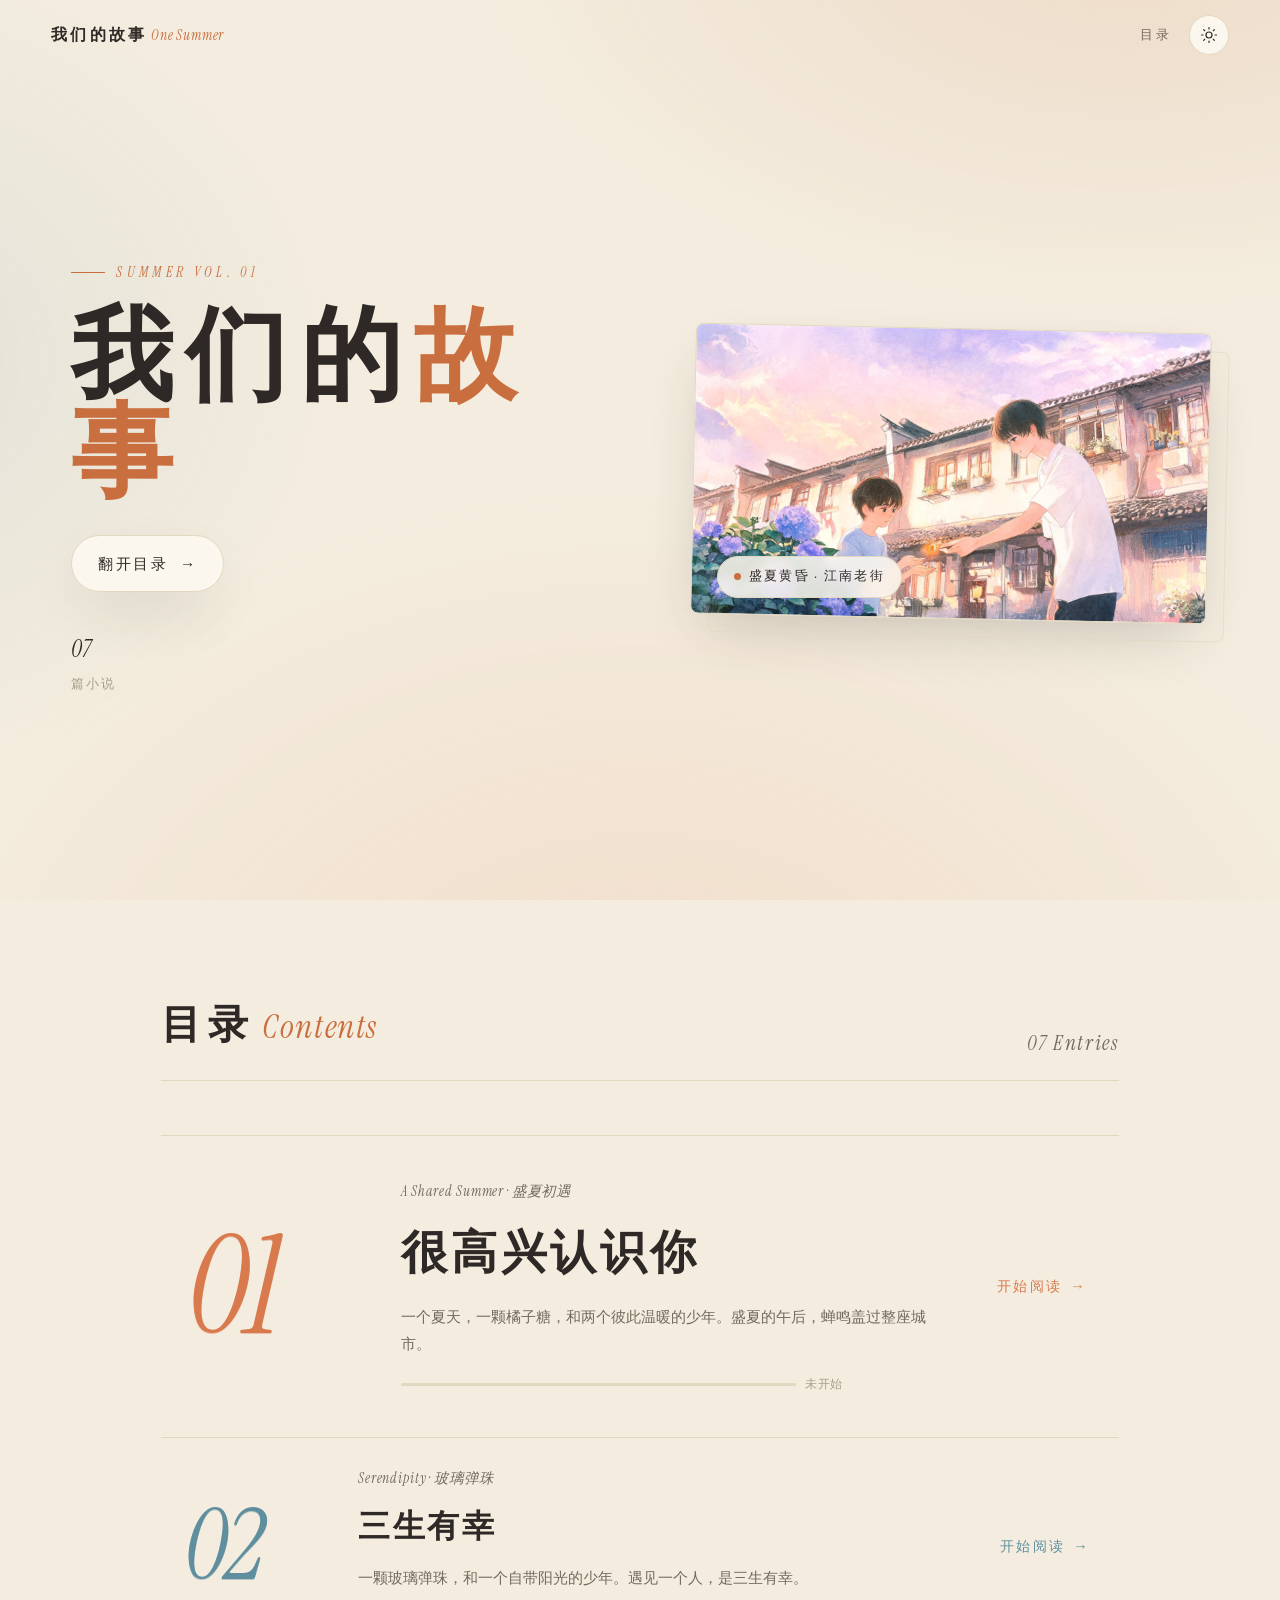
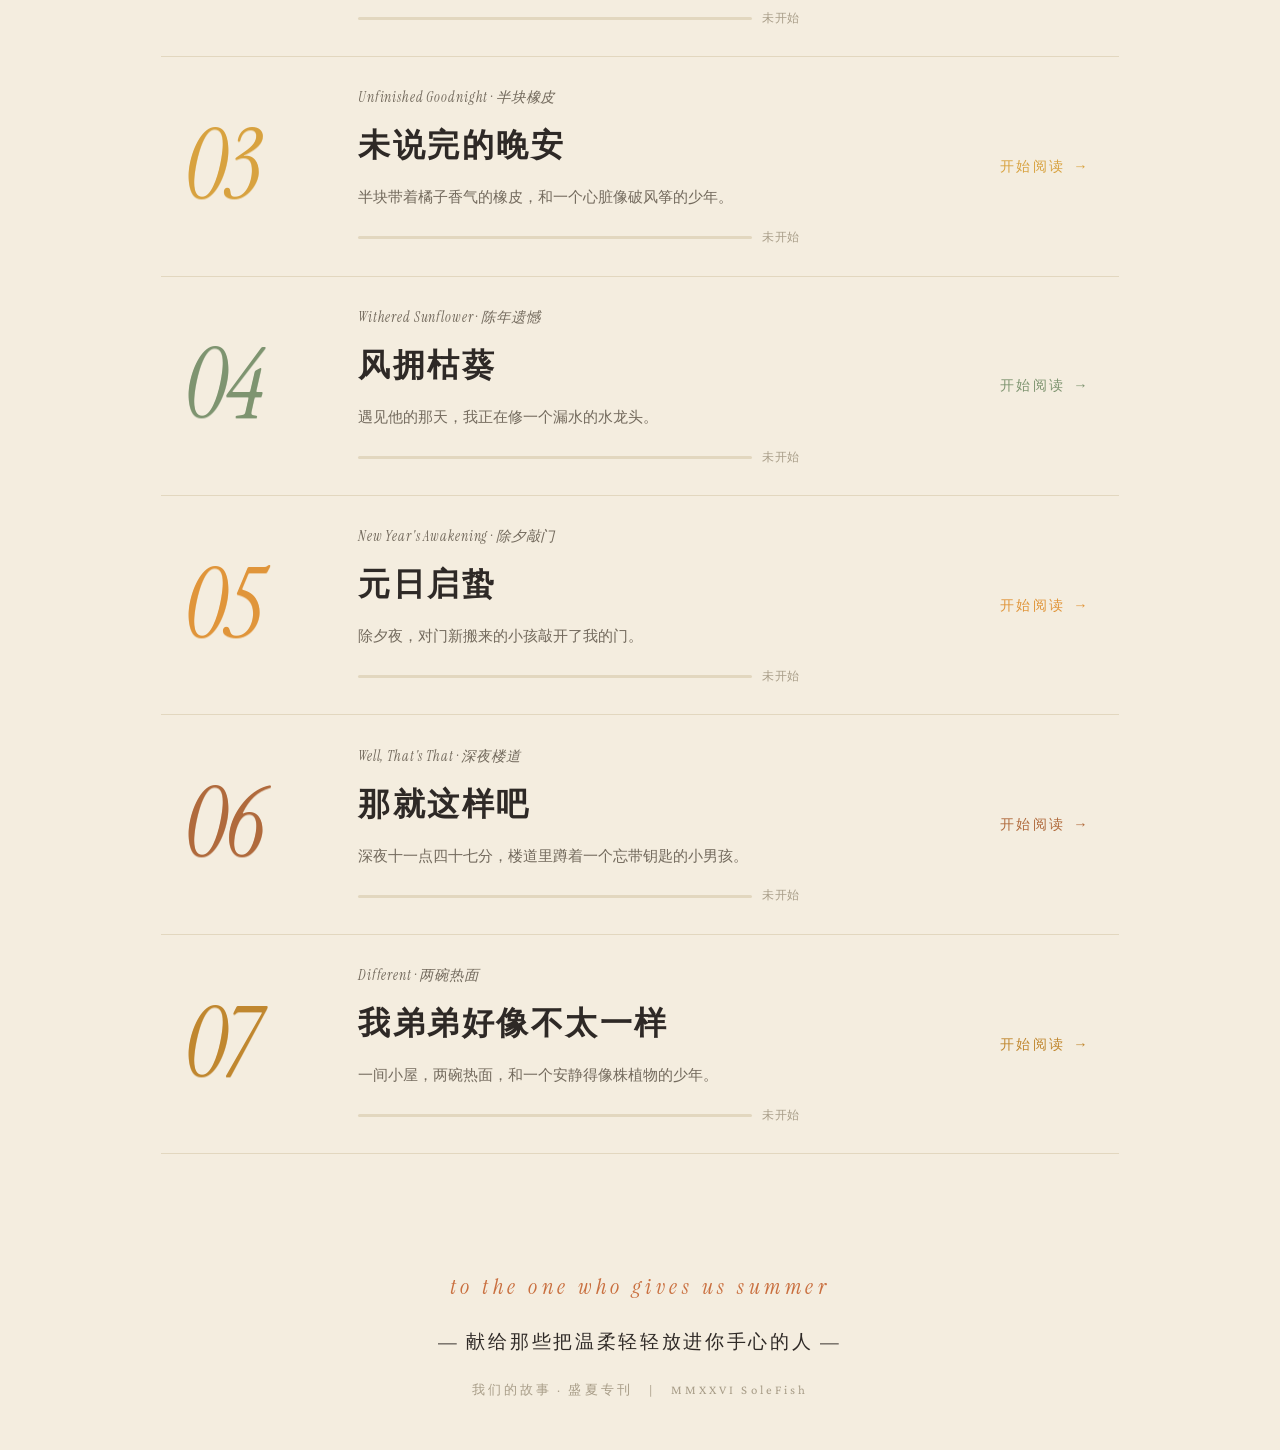
<file: index.html>
<!DOCTYPE html>
<html lang="zh-CN">
<head>
<meta charset="UTF-8">
<meta name="viewport" content="width=device-width, initial-scale=1.0">
<title>我们的故事 · 盛夏专刊 | 七段温柔而明亮的相遇</title>
<meta name="description" content="四季流转，七段温柔而明亮的相遇。一本关于夏天、橘子糖、玻璃弹珠与少年心事的小说集，盛夏最佳阅读。">
<meta property="og:title" content="我们的故事 · 盛夏专刊">
<meta property="og:description" content="四季流转，七段温柔而明亮的相遇。很高兴认识你、三生有幸、未说完的晚安、风拥枯葵、元日启蛰、那就这样吧、我弟弟好像不太一样。">
<meta property="og:image" content="https://SoleFish8.github.io/meet-you-summer/assets/cover_16x9.jpg">
<meta property="og:url" content="https://SoleFish8.github.io/meet-you-summer/">
<meta property="og:type" content="website">
<meta name="twitter:card" content="summary_large_image">
<meta name="twitter:title" content="我们的故事 · 盛夏专刊">
<meta name="twitter:description" content="四季流转，七段温柔而明亮的相遇。">
<meta name="twitter:image" content="https://SoleFish8.github.io/meet-you-summer/assets/cover_16x9.jpg">
<link rel="manifest" href="manifest.json">
<meta name="theme-color" content="#e8946a">
<link rel="icon" type="image/jpeg" href="assets/icon-192.jpg">
<link rel="apple-touch-icon" href="assets/icon-192.jpg">
<link rel="preload" href="./_shared/fonts/CrimsonPro-Regular.ttf" as="font" type="font/ttf" crossorigin="">
<link rel="preload" href="./_shared/fonts/CrimsonPro-Bold.ttf" as="font" type="font/ttf" crossorigin="">
<link rel="preload" href="./_shared/fonts/InstrumentSerif-Italic.ttf" as="font" type="font/ttf" crossorigin="">
<style>
/* ============ Tokens ============ */
:root{
  --bg:#f4eddf;
  --bg2:#efe6d2;
  --ink:#2e2926;
  --muted:#736a5d;
  --faint:#a89d88;
  --rule:#e2d7bf;
  --paper:#fbf7ee;
  --accent:#c96f3f;
  --accent2:#5f8f9e;
  --wash:rgba(201,111,63,.10);
  --shadow:0 24px 60px -18px rgba(46,41,38,.24);
}
body.dark{
  --bg:#16151a;
  --bg2:#1b1a20;
  --ink:#e6e0d5;
  --muted:#a69c8c;
  --faint:#6f6a5f;
  --rule:#2e2c33;
  --paper:#201f26;
  --accent:#e8946a;
  --accent2:#8fa9bd;
  --wash:rgba(232,148,106,.12);
  --shadow:0 24px 60px -20px rgba(0,0,0,.6);
}
*{margin:0;padding:0;box-sizing:border-box;}
@font-face{
  font-family:'CrimsonPro';
  src:url('./_shared/fonts/CrimsonPro-Regular.ttf') format('truetype');
  font-weight:400;font-style:normal;font-display:swap;
}
@font-face{
  font-family:'CrimsonPro';
  src:url('./_shared/fonts/CrimsonPro-Bold.ttf') format('truetype');
  font-weight:700;font-style:normal;font-display:swap;
}
@font-face{
  font-family:'CrimsonPro';
  src:url('./_shared/fonts/CrimsonPro-Italic.ttf') format('truetype');
  font-weight:400;font-style:italic;font-display:swap;
}
@font-face{
  font-family:'InstrumentSerif';
  src:url('./_shared/fonts/InstrumentSerif-Italic.ttf') format('truetype');
  font-weight:400;font-style:italic;font-display:swap;
}
html{scroll-behavior:smooth;width:100%;min-height:100%;}
body{
  background:var(--bg);
  color:var(--ink);
  font-family:"CrimsonPro","Noto Serif CJK SC","Source Han Serif SC","Songti SC","STSong","SimSun",serif;
  font-size:17px;line-height:1.85;overflow-x:hidden;
  transition:background .45s ease, color .45s ease;
}
::selection{background:rgba(201,111,63,.24);}
body.dark ::selection{background:rgba(232,148,106,.30);}
.serif{font-family:"InstrumentSerif",serif;font-style:italic;font-weight:400;}
body::before{
  content:"";position:fixed;inset:0;z-index:-2;pointer-events:none;
  background:
    radial-gradient(1100px 640px at 88% -8%, rgba(201,111,63,.14), transparent 60%),
    radial-gradient(900px 720px at -14% 40%, rgba(95,143,158,.12), transparent 60%),
    radial-gradient(1100px 820px at 50% 118%, rgba(232,148,106,.18), transparent 70%);
  transition:opacity .45s ease;
}
body.dark::before{
  background:
    radial-gradient(1100px 640px at 88% -8%, rgba(232,148,106,.12), transparent 60%),
    radial-gradient(900px 720px at -14% 40%, rgba(95,143,158,.10), transparent 60%),
    radial-gradient(1100px 820px at 50% 118%, rgba(232,148,106,.10), transparent 70%);
}
.specks{position:fixed;inset:0;z-index:-1;pointer-events:none;overflow:hidden;}
.sk{position:absolute;bottom:-4vh;border-radius:50%;
  background:radial-gradient(circle at 35% 35%, rgba(255,255,255,.9), var(--c) 72%);
  opacity:0;animation:drift linear infinite;}
@keyframes drift{
  0%{transform:translateY(0) translateX(0) scale(1);opacity:0;}
  6%{opacity:var(--o,.45);}
  90%{opacity:var(--o,.45);}
  100%{transform:translateY(-112vh) translateX(var(--dx,20px)) scale(.5);opacity:0;}
}

/* ============ Masthead ============ */
.mast{position:fixed;top:0;left:0;right:0;z-index:60;
  display:flex;align-items:center;justify-content:space-between;
  padding:.95rem max(1.6rem,4vw);background:transparent;
  transition:background .35s ease,border-color .35s ease;border-bottom:1px solid transparent;}
.mast.scrolled{background:color-mix(in srgb,var(--bg) 82%,transparent);backdrop-filter:blur(10px);
  border-bottom-color:var(--rule);}
.brand{display:flex;align-items:baseline;gap:.2em;text-decoration:none;color:inherit;letter-spacing:.14em;}
.brand b{font-size:1.02rem;font-weight:700;letter-spacing:.2em;}
.brand .serif{font-size:.86rem;color:var(--accent);letter-spacing:.06em;}
.mast-right{display:flex;align-items:center;gap:.4rem;}
.mast-link{color:var(--muted);text-decoration:none;font-size:.82rem;letter-spacing:.2em;padding:.45rem .7rem;border-radius:8px;}
.mast-link:hover{color:var(--accent);}
[data-theme]{width:40px;height:40px;border-radius:50%;border:1px solid var(--rule);
  background:var(--paper);color:var(--ink);cursor:pointer;
  display:flex;align-items:center;justify-content:center;
  transition:background .25s,color .25s,border-color .25s,transform .25s;}
[data-theme]:hover{border-color:var(--accent);color:var(--accent);transform:rotate(18deg);}
[data-theme] svg{width:18px;height:18px;}
[data-theme] .i-sun{display:block;}
[data-theme] .i-moon{display:none;}
body.dark [data-theme] .i-sun{display:none;}
body.dark [data-theme] .i-moon{display:block;}
.skip{position:absolute;left:-999px;top:0;z-index:120;background:var(--accent);color:#fff;
  padding:.6rem 1.1rem;border-radius:0 0 10px 0;text-decoration:none;letter-spacing:.1em;}
.skip:focus{left:0;color:#fff;}

/* ============ Hero ============ */
.hero{position:relative;min-height:100vh;display:grid;align-items:center;
  grid-template-columns:minmax(0,1.05fr) minmax(0,.95fr);gap:clamp(1.5rem,4vw,4rem);
  padding:7rem max(1.6rem,4vw) 4rem;max-width:1240px;margin:0 auto;}
.hero-copy{position:relative;z-index:2;}
.issue{display:inline-flex;align-items:center;gap:.7rem;font-family:"InstrumentSerif",serif;font-style:italic;
  color:var(--accent);letter-spacing:.3em;font-size:.9rem;text-transform:uppercase;}
.issue::before{content:"";width:34px;height:1px;background:var(--accent);}
.hero-title{margin-top:1.35rem;font-size:clamp(3rem,11vw,6.4rem);font-weight:700;line-height:.94;letter-spacing:.12em;}
.hero-title .accent{color:var(--accent);}
.hero-title .line2{display:block;font-size:.58em;letter-spacing:.2em;margin-top:.35em;color:var(--accent2);}
.hero-kicker{margin-top:1.9rem;color:var(--muted);font-size:clamp(1rem,2.4vw,1.14rem);letter-spacing:.06em;max-width:30em;}
.hero-kicker em{font-style:normal;color:var(--accent);}
.hero-cta{margin-top:2.2rem;display:inline-flex;align-items:center;gap:.7rem;
  color:var(--ink);text-decoration:none;font-size:.95rem;letter-spacing:.18em;
  padding:.85rem 1.6rem;border:1px solid var(--rule);border-radius:999px;background:var(--paper);
  transition:border-color .3s,color .3s,background .3s,transform .3s;box-shadow:var(--shadow);}
.hero-cta:hover{border-color:var(--accent);color:var(--accent);transform:translateY(-3px);}
.hero-cta .arr{transition:transform .3s;}
.hero-cta:hover .arr{transform:translateX(6px);}
.hero-meta{margin-top:2.2rem;display:flex;gap:2rem;color:var(--faint);font-size:.82rem;letter-spacing:.14em;}
.hero-meta b{display:block;font-size:1.5rem;font-family:"InstrumentSerif",serif;font-style:italic;font-weight:400;color:var(--ink);letter-spacing:.04em;}

.cover-wrap{position:relative;z-index:1;}
.cover-frame{position:relative;border-radius:8px 8px 8px 8px;box-shadow:var(--shadow);
  transform:rotate(1.2deg);transition:transform .5s cubic-bezier(.2,.8,.2,1);}
.cover-frame:hover{transform:rotate(0deg) scale(1.01);}
.cover-frame img{display:block;width:100%;height:auto;border-radius:8px;border:1px solid var(--rule);}
.cover-frame::after{content:"";position:absolute;inset:18px -18px -18px 18px;border:1px solid var(--rule);
  border-radius:8px;z-index:-1;opacity:.7;}
.cover-tag{position:absolute;left:24px;bottom:22px;z-index:3;display:inline-flex;gap:.5rem;align-items:center;
  background:color-mix(in srgb,var(--paper) 86%,transparent);backdrop-filter:blur(6px);
  border:1px solid var(--rule);border-radius:999px;padding:.5rem 1rem;color:var(--ink);
  font-size:.8rem;letter-spacing:.18em;}
.cover-tag .dot{width:7px;height:7px;border-radius:50%;background:var(--accent);}
.scroll-cue{position:absolute;bottom:1.8rem;left:50%;transform:translateX(-50%);
  color:var(--faint);font-size:.78rem;letter-spacing:.3em;text-decoration:none;display:flex;flex-direction:column;align-items:center;gap:.5rem;}
.scroll-cue .stem{width:1px;height:34px;background:linear-gradient(var(--accent),transparent);
  animation:hint 2.2s ease-in-out infinite;transform-origin:top;}
@keyframes hint{0%,100%{transform:scaleY(.4);opacity:.5;}50%{transform:scaleY(1);opacity:1;}}

/* ============ Index / Stories ============ */
.section{position:relative;padding:5.5rem max(1.6rem,4vw) 3rem;max-width:1060px;margin:0 auto;}
.head{margin-bottom:3.4rem;}
.head-row{display:flex;justify-content:space-between;align-items:flex-end;gap:1rem;border-bottom:1px solid var(--rule);padding-bottom:1.1rem;}
.head-t{font-size:clamp(1.6rem,5vw,2.5rem);font-weight:700;letter-spacing:.16em;}
.head-t .serif{font-size:.82em;color:var(--accent);margin-left:.5rem;letter-spacing:.05em;}
.head-count{font-family:"InstrumentSerif",serif;font-style:italic;color:var(--muted);font-size:1.3rem;letter-spacing:.08em;}
#continue-reading{display:none;align-items:center;justify-content:space-between;gap:1rem;flex-wrap:wrap;
  margin-bottom:1.6rem;padding:1rem 1.4rem;background:var(--wash);border:1px solid var(--rule);
  border-left:3px solid var(--accent);border-radius:10px;color:var(--ink);}
#continue-reading .lbl{font-size:.8rem;color:var(--muted);letter-spacing:.14em;}
#continue-link{font-size:1.02rem;font-weight:700;color:var(--accent);text-decoration:none;letter-spacing:.07em;}
#continue-link:hover{text-decoration:underline;}

.card{position:relative;display:grid;grid-template-columns:clamp(4rem,11vw,8.5rem) 1fr auto;align-items:center;
  gap:clamp(1rem,3vw,2.6rem);padding:1.7rem 1.4rem;text-decoration:none;color:inherit;
  border-top:1px solid var(--rule);overflow:hidden;
  transition:background .35s ease;}
.card:last-of-type{border-bottom:1px solid var(--rule);}
.card::before{content:"";position:absolute;inset:0 auto 0 0;width:0%;background:var(--wash);
  transition:width .4s ease;z-index:0;}
.card:hover::before{width:100%;}
.card.featured{grid-template-columns:clamp(5rem,14vw,11rem) 1fr auto;padding:2.6rem 1.6rem;}
.card.featured::before{background:linear-gradient(110deg,var(--wash),transparent 70%);}
.card-num{font-family:"InstrumentSerif",serif;font-style:italic;font-weight:400;
  font-size:clamp(3.4rem,9vw,6rem);line-height:.8;color:var(--c);letter-spacing:-.02em;
  text-shadow:0 1px 0 color-mix(in srgb,var(--c) 40%,transparent);position:relative;z-index:1;
  transition:transform .35s ease;}
.card:hover .card-num{transform:translateY(-6px);}
.card.featured .card-num{font-size:clamp(4.4rem,13vw,8.5rem);}
.card-body{position:relative;z-index:1;}
.card-kicker{font-family:"InstrumentSerif",serif;font-style:italic;color:var(--muted);
  font-size:.9rem;letter-spacing:.06em;}
.card-t{font-size:clamp(1.25rem,3.4vw,2rem);font-weight:700;letter-spacing:.08em;margin-top:.35rem;}
.card.featured .card-t{font-size:clamp(1.7rem,5vw,2.9rem);}
.card-s{margin-top:.55rem;color:var(--muted);font-size:.95rem;line-height:1.75;max-width:44em;}
.card-progress-wrap{display:flex;align-items:center;gap:.6rem;margin-top:1rem;max-width:26em;}
.card-progress-bar{flex:1;height:3px;background:var(--rule);border-radius:2px;overflow:hidden;}
.card-progress-fill{height:100%;background:linear-gradient(90deg,var(--c),var(--accent));
  border-radius:2px;width:0%;transition:width .6s ease;}
.card-progress-pct{font-size:.72rem;color:var(--faint);white-space:nowrap;letter-spacing:.06em;}
.card-go{position:relative;z-index:1;display:inline-flex;align-items:center;gap:.5rem;justify-self:end;
  color:var(--c);font-size:.9rem;letter-spacing:.16em;white-space:nowrap;padding:1rem .4rem;}
.card-go .arr{transition:transform .3s;}
.card:hover .card-go .arr{transform:translateX(7px);}
.empty-progress{color:var(--faint);}

/* ============ Footer ============ */
.foot{max-width:1060px;margin:0 auto;padding:4rem max(1.6rem,4vw) 3rem;text-align:center;}
.foot-orn{font-family:"InstrumentSerif",serif;font-style:italic;color:var(--accent);font-size:1.4rem;letter-spacing:.2em;}
.foot-line{margin-top:1rem;color:var(--ink);font-size:clamp(1rem,2.4vw,1.2rem);letter-spacing:.14em;}
.foot-note{margin-top:1.2rem;color:var(--faint);font-size:.8rem;letter-spacing:.24em;}

/* ============ Reveal ============ */
.reveal{opacity:0;transform:translateY(24px);transition:opacity .7s ease,transform .7s ease;}
.reveal.in{opacity:1;transform:none;}

@media (max-width:820px){
  .hero{grid-template-columns:1fr;gap:2.4rem;padding-top:6rem;text-align:left;}
  .hero-title{font-size:clamp(2.4rem,12vw,3.6rem);letter-spacing:.1em;}
  .hero-title .line2{font-size:.56em;letter-spacing:.1em;margin-top:.4em;line-height:1.45;}
  .hero-kicker{font-size:1rem;line-height:1.9;}
  .hero-meta{gap:1.4rem;}
  .hero-meta b{font-size:1.35rem;}
  .cover-frame{transform:rotate(.6deg);}
  .cover-frame::after{inset:12px -10px -10px 12px;}
  .card{grid-template-columns:3.4rem 1fr;gap:1rem 1.1rem;padding:1.5rem .4rem;}
  .card.featured{grid-template-columns:4rem 1fr;padding:2rem .6rem;}
  .card-num{font-size:3.4rem;}
  .card.featured .card-num{font-size:4.6rem;}
  .card-go{grid-column:1 / -1;justify-self:start;padding:.4rem 0 0 0;}
  .scroll-cue{display:none;}
}
@media (prefers-reduced-motion:reduce){
  *{animation:none!important;transition:none!important;}
  html{scroll-behavior:auto;}
  .reveal{opacity:1;transform:none;}
}
</style>
<script defer src="https://cloud.umami.is/script.js" data-website-id="83ac92dc-f4b5-4266-9c81-300cca5a505e"></script>
<script type="application/ld+json">
{
  "@context": "https://schema.org",
  "@type": "WebSite",
  "name": "我们的故事 · 盛夏专刊",
  "url": "https://SoleFish8.github.io/meet-you-summer/",
  "description": "四季流转，七段温柔而明亮的相遇。",
  "inLanguage": "zh-CN",
  "author": { "@type": "Person", "name": "SoleFish" }
}
</script>
</head>
<body>
<a class="skip" href="#stories">跳到故事目录</a>
<div class="specks" aria-hidden="true"></div>

<header class="mast" id="mast">
  <a class="brand" href="#" aria-label="我们的故事 首页"><b>我们的故事</b><span class="serif">One Summer</span></a>
  <div class="mast-right">
    <a class="mast-link" href="#stories">目录</a>
    <button type="button" id="themeToggle" data-theme aria-label="切换深色 / 浅色模式" title="切换深色 / 浅色">
      <svg class="i-sun" viewBox="0 0 24 24" fill="none" stroke="currentColor" stroke-width="1.6" stroke-linecap="round"><circle cx="12" cy="12" r="4"/><path d="M12 2v2M12 20v2M4.9 4.9l1.4 1.4M17.7 17.7l1.4 1.4M2 12h2M20 12h2M4.9 19.1l1.4-1.4M17.7 6.3l1.4-1.4"/></svg>
      <svg class="i-moon" viewBox="0 0 24 24" fill="none" stroke="currentColor" stroke-width="1.6" stroke-linecap="round" stroke-linejoin="round"><path d="M21 12.8A9 9 0 1 1 11.2 3a7 7 0 0 0 9.8 9.8z"/></svg>
    </button>
  </div>
</header>

<header class="hero">
  <div class="hero-copy">
    <span class="issue">Summer Vol. 01</span>
    <h1 class="hero-title">我们的<span class="accent">故事</span></h1>
    <a class="hero-cta" href="#stories">翻开目录 <span class="arr">→</span></a>
    <div class="hero-meta">
      <div><b>07</b><span>篇小说</span></div>
    </div>
  </div>
  <div class="cover-wrap">
    <figure class="cover-frame">
      <img src="./assets/cover_16x9.jpg" alt="黄昏老街，一簇光，两双手，满城花">
    </figure>
    <span class="cover-tag"><span class="dot"></span>盛夏黄昏 · 江南老街</span>
  </div>
</header>

<main class="section" id="stories">
  <div class="head reveal">
    <div class="head-row">
      <h2 class="head-t">目录<span class="serif">Contents</span></h2>
      <span class="head-count">07 Entries</span>
    </div>
  </div>

  <div id="continue-reading" class="reveal">
    <span class="lbl">继续阅读</span>
    <a id="continue-link" href="#"></a>
  </div>

  <a class="card featured reveal" href="story1.html" style="--c:#d97a4e" data-story="story1">
    <div class="card-num">01</div>
    <div class="card-body">
      <div class="card-kicker">A Shared Summer · 盛夏初遇</div>
      <div class="card-t">很高兴认识你</div>
      <div class="card-s">一个夏天，一颗橘子糖，和两个彼此温暖的少年。盛夏的午后，蝉鸣盖过整座城市。</div>
      <div class="card-progress-wrap"><div class="card-progress-bar"><div class="card-progress-fill"></div></div><span class="card-progress-pct"></span></div>
    </div>
    <div class="card-go">开始阅读 <span class="arr">→</span></div>
  </a>

  <a class="card reveal" href="story2.html" style="--c:#5f8f9e" data-story="story2">
    <div class="card-num">02</div>
    <div class="card-body">
      <div class="card-kicker">Serendipity · 玻璃弹珠</div>
      <div class="card-t">三生有幸</div>
      <div class="card-s">一颗玻璃弹珠，和一个自带阳光的少年。遇见一个人，是三生有幸。</div>
      <div class="card-progress-wrap"><div class="card-progress-bar"><div class="card-progress-fill"></div></div><span class="card-progress-pct"></span></div>
    </div>
    <div class="card-go">开始阅读 <span class="arr">→</span></div>
  </a>

  <a class="card reveal" href="story3.html" style="--c:#d8a23f" data-story="story3">
    <div class="card-num">03</div>
    <div class="card-body">
      <div class="card-kicker">Unfinished Goodnight · 半块橡皮</div>
      <div class="card-t">未说完的晚安</div>
      <div class="card-s">半块带着橘子香气的橡皮，和一个心脏像破风筝的少年。</div>
      <div class="card-progress-wrap"><div class="card-progress-bar"><div class="card-progress-fill"></div></div><span class="card-progress-pct"></span></div>
    </div>
    <div class="card-go">开始阅读 <span class="arr">→</span></div>
  </a>

  <a class="card reveal" href="story4.html" style="--c:#7e9470" data-story="story4">
    <div class="card-num">04</div>
    <div class="card-body">
      <div class="card-kicker">Withered Sunflower · 陈年遗憾</div>
      <div class="card-t">风拥枯葵</div>
      <div class="card-s">遇见他的那天，我正在修一个漏水的水龙头。</div>
      <div class="card-progress-wrap"><div class="card-progress-bar"><div class="card-progress-fill"></div></div><span class="card-progress-pct"></span></div>
    </div>
    <div class="card-go">开始阅读 <span class="arr">→</span></div>
  </a>

  <a class="card reveal" href="story5.html" style="--c:#e0953a" data-story="story5">
    <div class="card-num">05</div>
    <div class="card-body">
      <div class="card-kicker">New Year's Awakening · 除夕敲门</div>
      <div class="card-t">元日启蛰</div>
      <div class="card-s">除夕夜，对门新搬来的小孩敲开了我的门。</div>
      <div class="card-progress-wrap"><div class="card-progress-bar"><div class="card-progress-fill"></div></div><span class="card-progress-pct"></span></div>
    </div>
    <div class="card-go">开始阅读 <span class="arr">→</span></div>
  </a>

  <a class="card reveal" href="story6.html" style="--c:#b06a3c" data-story="story6">
    <div class="card-num">06</div>
    <div class="card-body">
      <div class="card-kicker">Well, That's That · 深夜楼道</div>
      <div class="card-t">那就这样吧</div>
      <div class="card-s">深夜十一点四十七分，楼道里蹲着一个忘带钥匙的小男孩。</div>
      <div class="card-progress-wrap"><div class="card-progress-bar"><div class="card-progress-fill"></div></div><span class="card-progress-pct"></span></div>
    </div>
    <div class="card-go">开始阅读 <span class="arr">→</span></div>
  </a>

  <a class="card reveal" href="story7.html" style="--c:#c0872f" data-story="story7">
    <div class="card-num">07</div>
    <div class="card-body">
      <div class="card-kicker">Different · 两碗热面</div>
      <div class="card-t">我弟弟好像不太一样</div>
      <div class="card-s">一间小屋，两碗热面，和一个安静得像株植物的少年。</div>
      <div class="card-progress-wrap"><div class="card-progress-bar"><div class="card-progress-fill"></div></div><span class="card-progress-pct"></span></div>
    </div>
    <div class="card-go">开始阅读 <span class="arr">→</span></div>
  </a>
</main>

<footer class="foot">
  <div class="foot-orn serif">to the one who gives us summer</div>
  <div class="foot-line">— 献给那些把温柔轻轻放进你手心的人 —</div>
  <div class="foot-note">我们的故事 · 盛夏专刊　|　MMXXVI SoleFish</div>
</footer>

<script>
(function(){
  /* 主题 */
  var tBtn=document.getElementById('themeToggle');
  var saved=null;
  try{saved=localStorage.getItem('mys_home_theme');}catch(e){}
  function apply(theme){
    document.body.classList.toggle('dark', theme==='dark');
  }
  if(saved){apply(saved);}
  else if(window.matchMedia && window.matchMedia('(prefers-color-scheme: dark)').matches){apply('dark');}
  tBtn.addEventListener('click',function(){
    var dark=document.body.classList.toggle('dark');
    try{localStorage.setItem('mys_home_theme', dark?'dark':'light');}catch(e){}
  });

  /* 顶栏滚动 */
  var mast=document.getElementById('mast');
  window.addEventListener('scroll',function(){
    mast.classList.toggle('scrolled', window.scrollY>12);
  },{passive:true});

  /* 光斑 */
  var colors=['#d97a4e','#5f8f9e','#e8b45a','#e0953a','#7e9470','#c0872f'];
  var wrap=document.querySelector('.specks');
  for(var i=0;i<16;i++){
    var s=document.createElement('span');
    s.className='sk';
    var z=4+Math.random()*7;
    s.style.width=z+'px';s.style.height=z+'px';
    s.style.left=(Math.random()*100)+'%';
    s.style.setProperty('--c',colors[i%colors.length]);
    s.style.setProperty('--o',(0.2+Math.random()*0.35).toFixed(2));
    s.style.setProperty('--dx',(Math.random()*130-65)+'px');
    s.style.animationDuration=(15+Math.random()*18)+'s';
    s.style.animationDelay=(Math.random()*16)+'s';
    wrap.appendChild(s);
  }

  /* 滚动显现 */
  if('IntersectionObserver' in window){
    var io=new IntersectionObserver(function(es){
      es.forEach(function(e){if(e.isIntersecting){e.target.classList.add('in');io.unobserve(e.target);}});
    },{threshold:.1});
    document.querySelectorAll('.reveal').forEach(function(el){io.observe(el);});
  }else{
    document.querySelectorAll('.reveal').forEach(function(el){el.classList.add('in');});
  }

  /* 阅读进度 + 继续阅读 */
  var stories=[
    {id:'story1',name:'很高兴认识你'},
    {id:'story2',name:'三生有幸'},
    {id:'story3',name:'未说完的晚安'},
    {id:'story4',name:'风拥枯葵'},
    {id:'story5',name:'元日启蛰'},
    {id:'story6',name:'那就这样吧'},
    {id:'story7',name:'我弟弟好像不太一样'}
  ];
  var lastRead=null,lastReadTime=0;
  document.querySelectorAll('.card[data-story]').forEach(function(card){
    var storyId=card.dataset.story;
    var fill=card.querySelector('.card-progress-fill');
    var pct=card.querySelector('.card-progress-pct');
    var progressPct=null,scrollPos=null;
    try{
      progressPct=localStorage.getItem('reader_'+storyId+'_progressPct');
      scrollPos=localStorage.getItem('reader_'+storyId+'_scrollPos');
    }catch(e){}
    if(progressPct&&fill){
      var v=Math.round(parseFloat(progressPct));
      if(v>0){fill.style.width=v+'%';pct.textContent='已读 '+v+'%';}
      else{pct.textContent='未开始';}
    }else if(pct){pct.textContent='未开始';}
    if(scrollPos){
      var t=parseFloat(scrollPos);
      if(!isNaN(t)&&t>lastReadTime){lastReadTime=t;lastRead=storyId;}
    }
  });
  if(lastRead){
    var s=stories.find(function(x){return x.id===lastRead;});
    if(s){
      var el=document.getElementById('continue-reading');
      var link=document.getElementById('continue-link');
      el.style.display='flex';
      link.href=s.id+'.html';
      link.textContent='「'+s.name+'」继续阅读 →';
    }
  }

  /* Service Worker */
  try{
    if('serviceWorker' in navigator){
      navigator.serviceWorker.register('sw.js',{scope:'/meet-you-summer/'}).catch(function(){});
    }
  }catch(e){}
})();
</script>
</body>
</html>
</file>
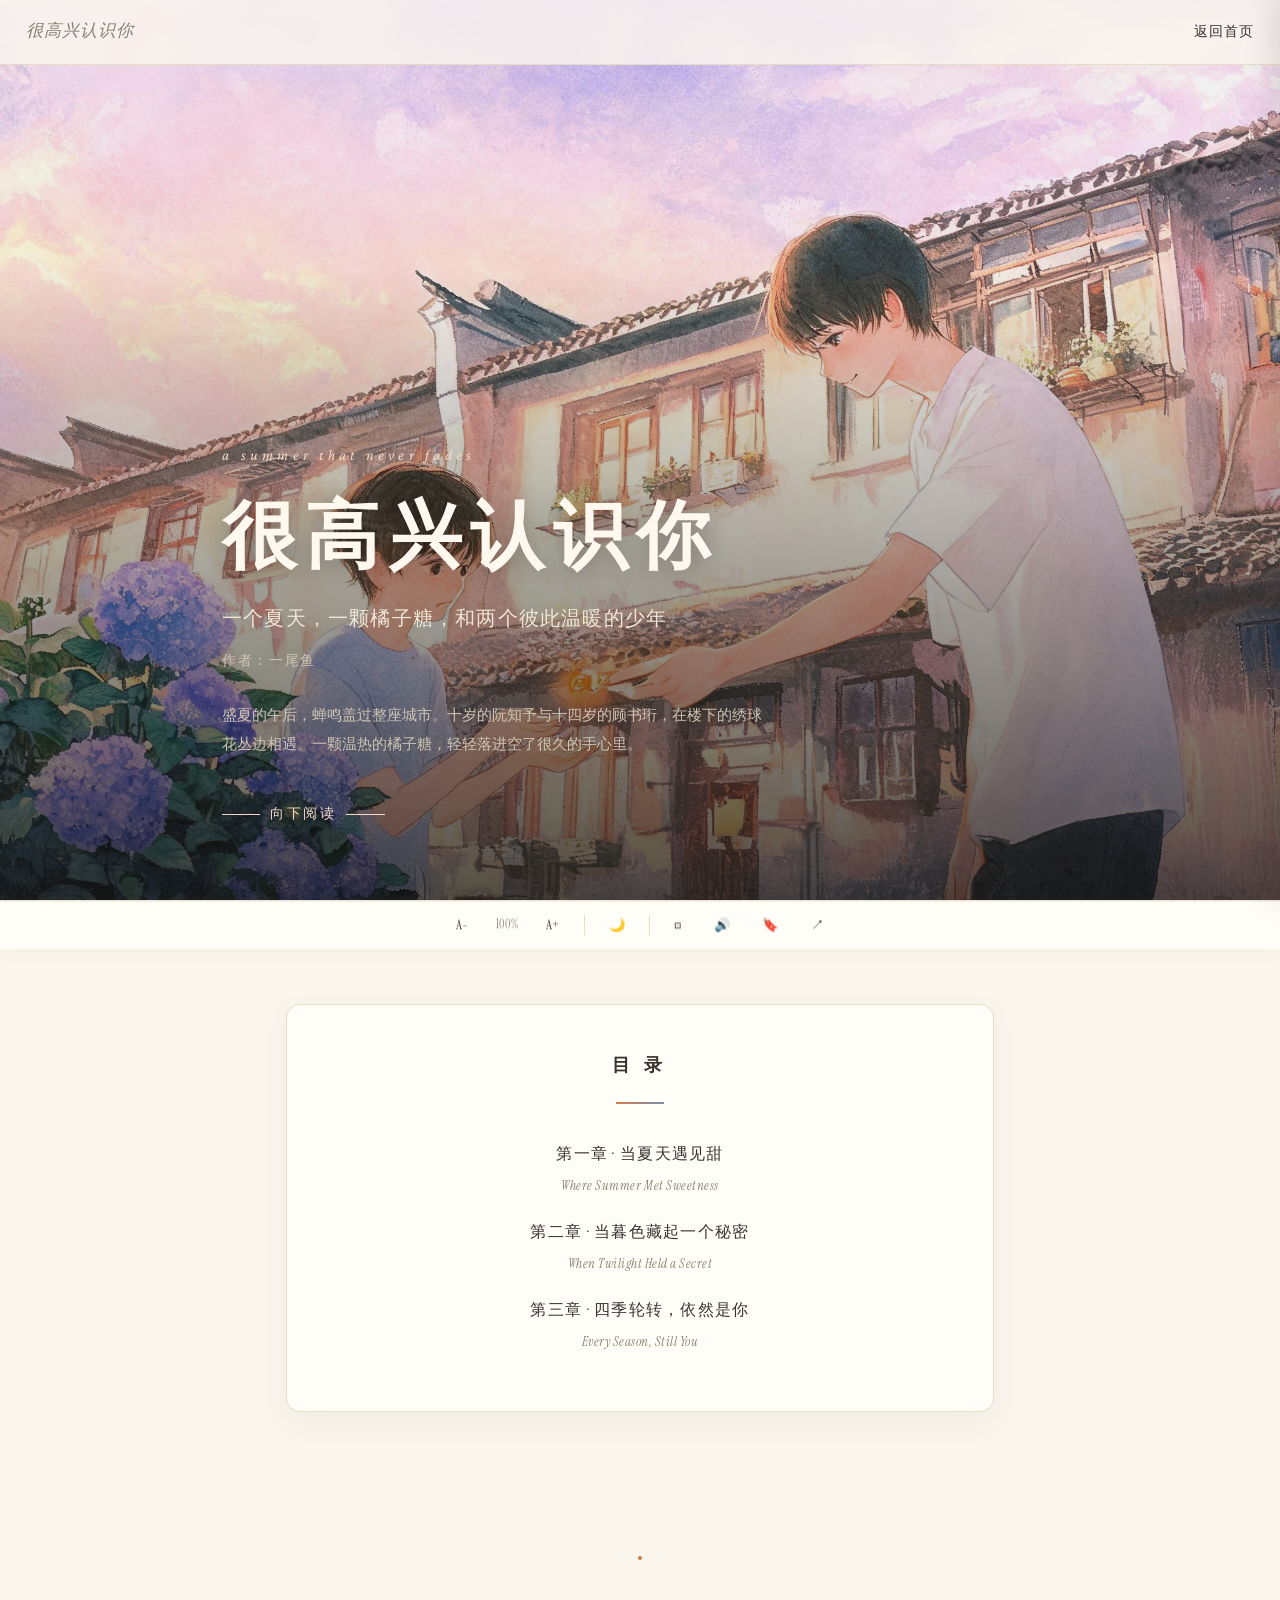
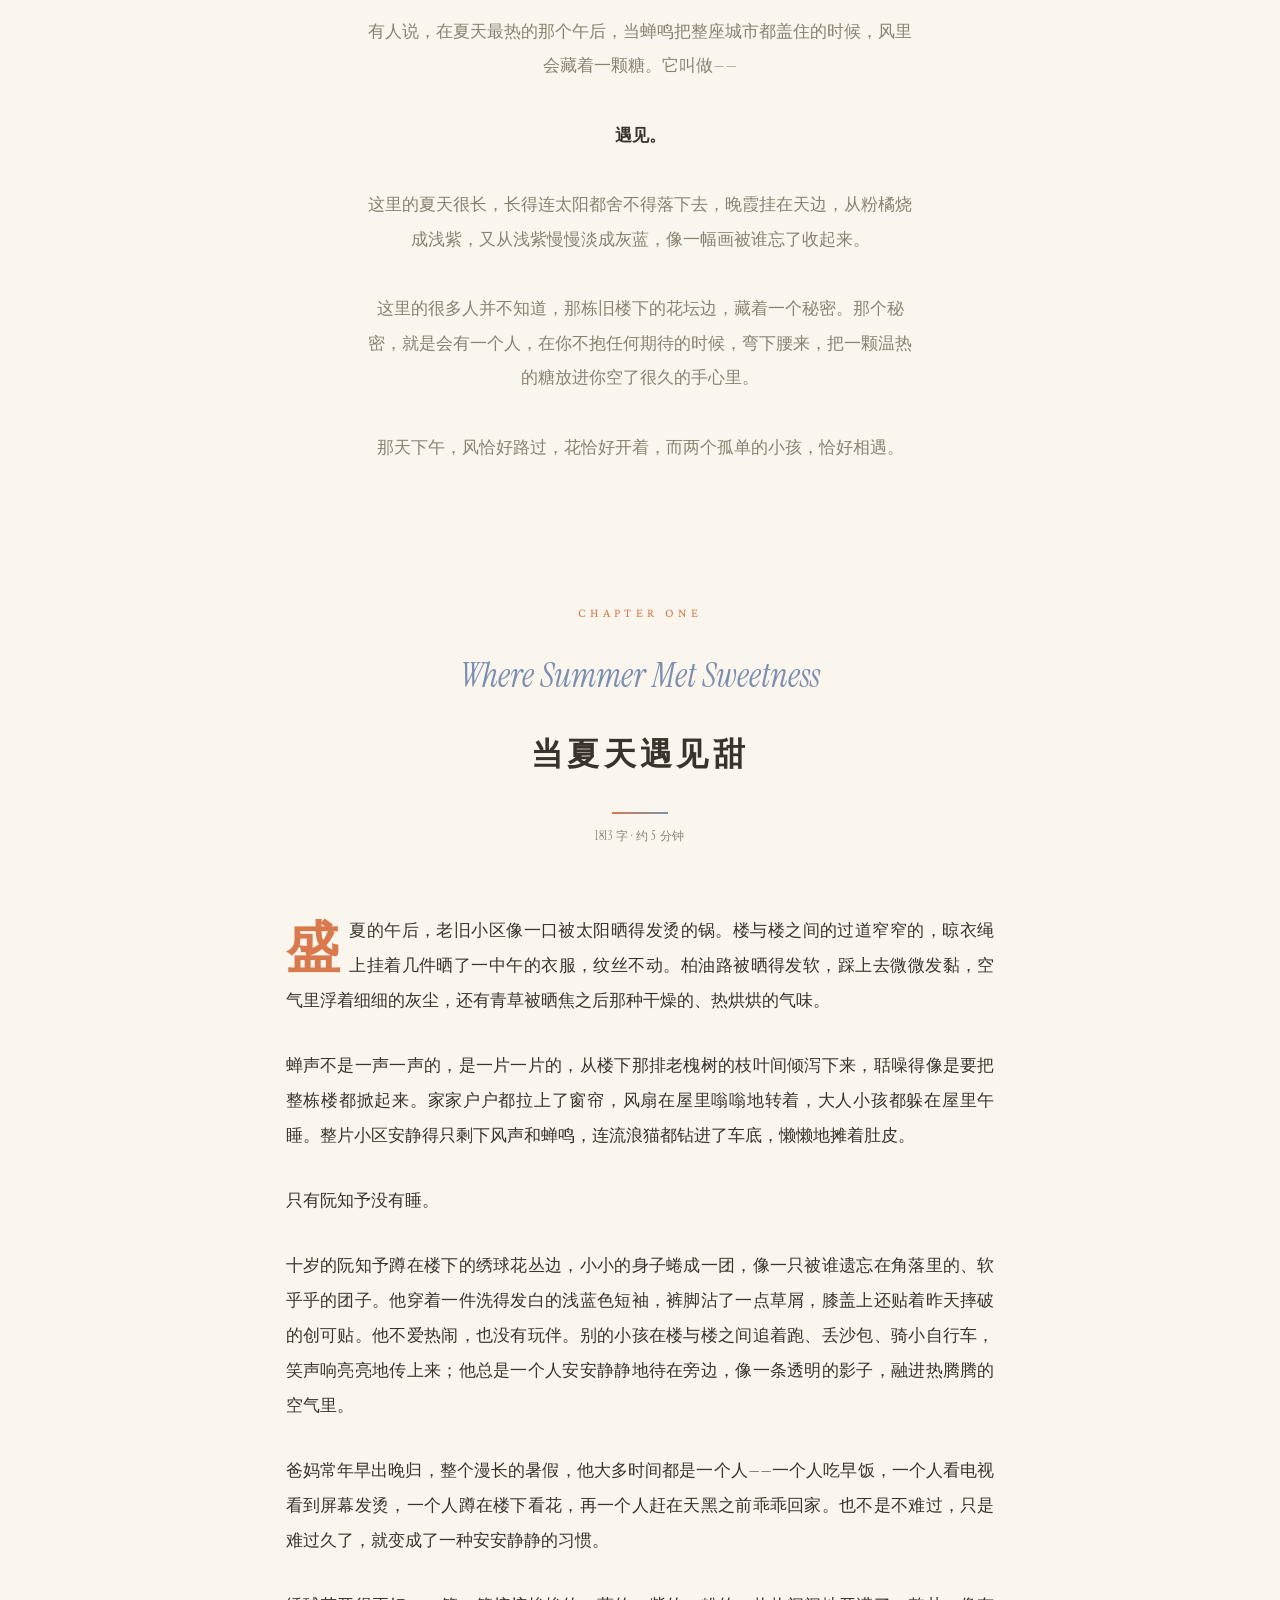
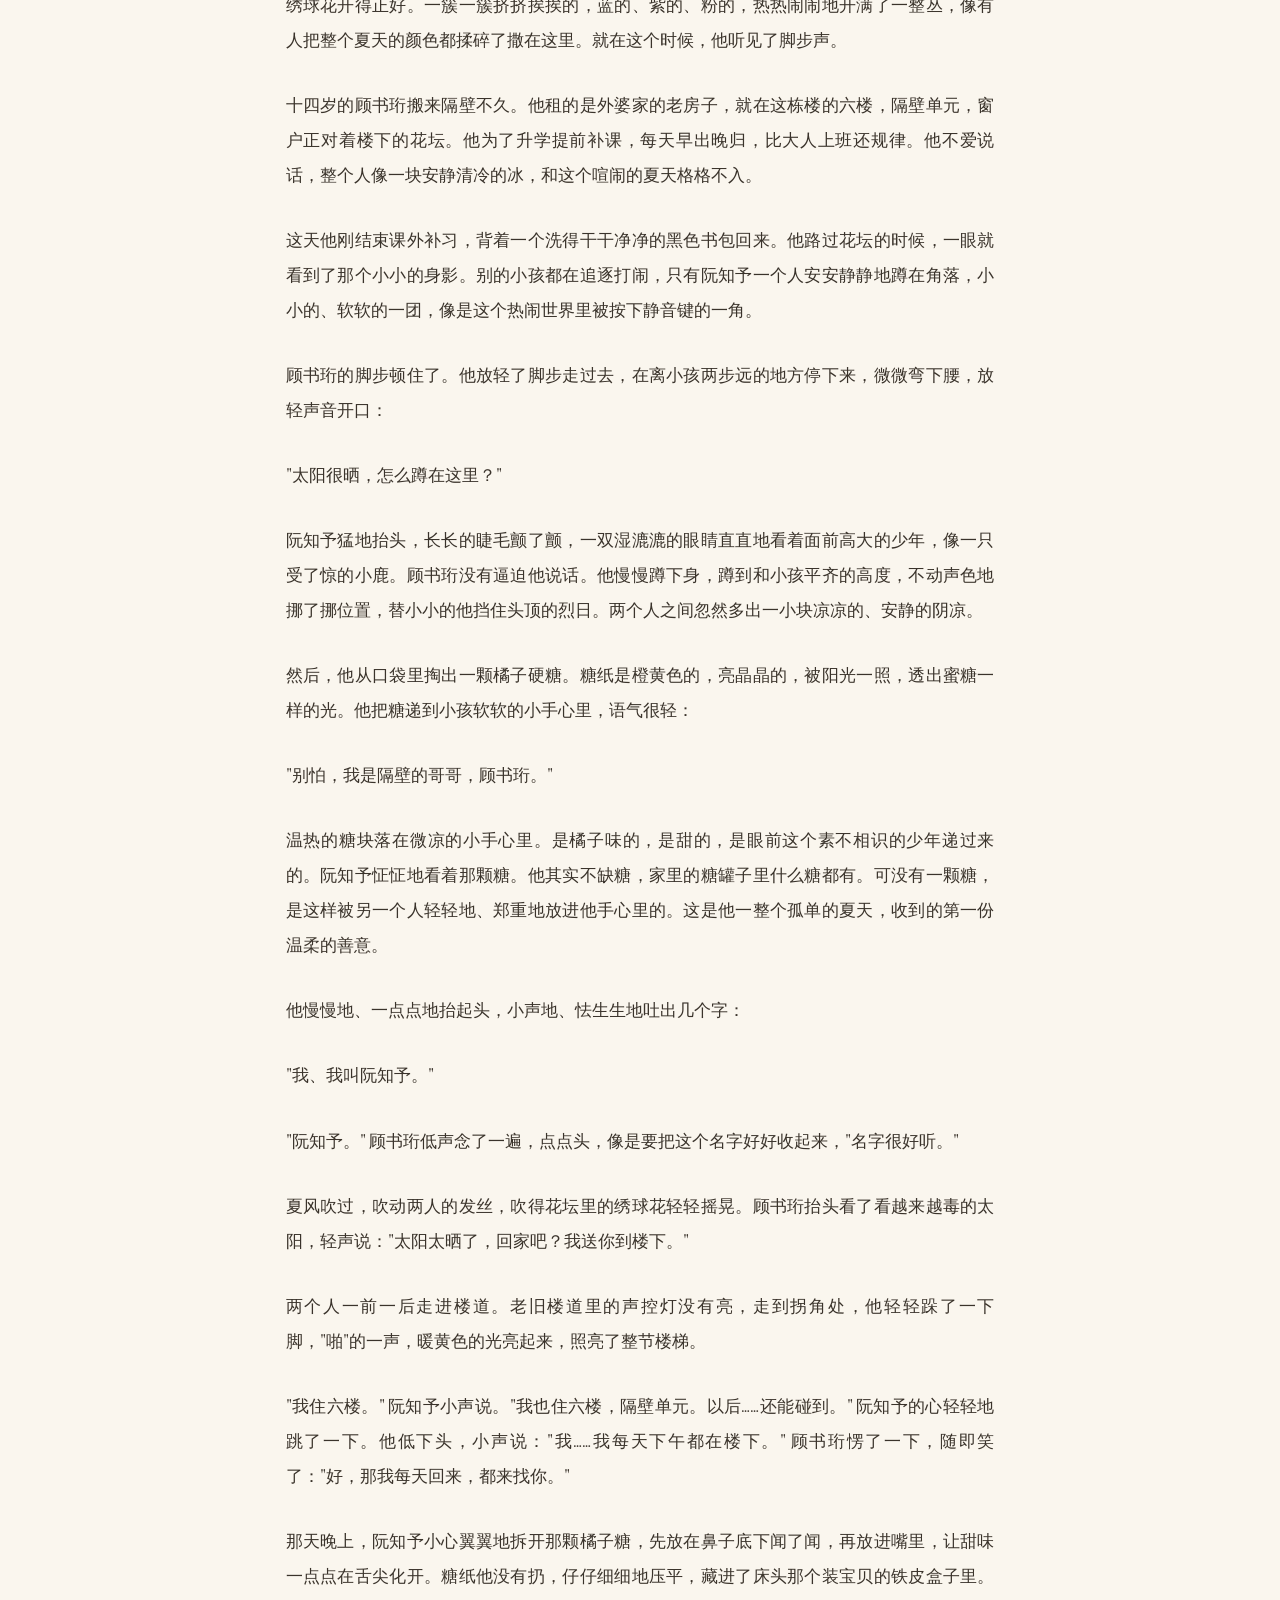
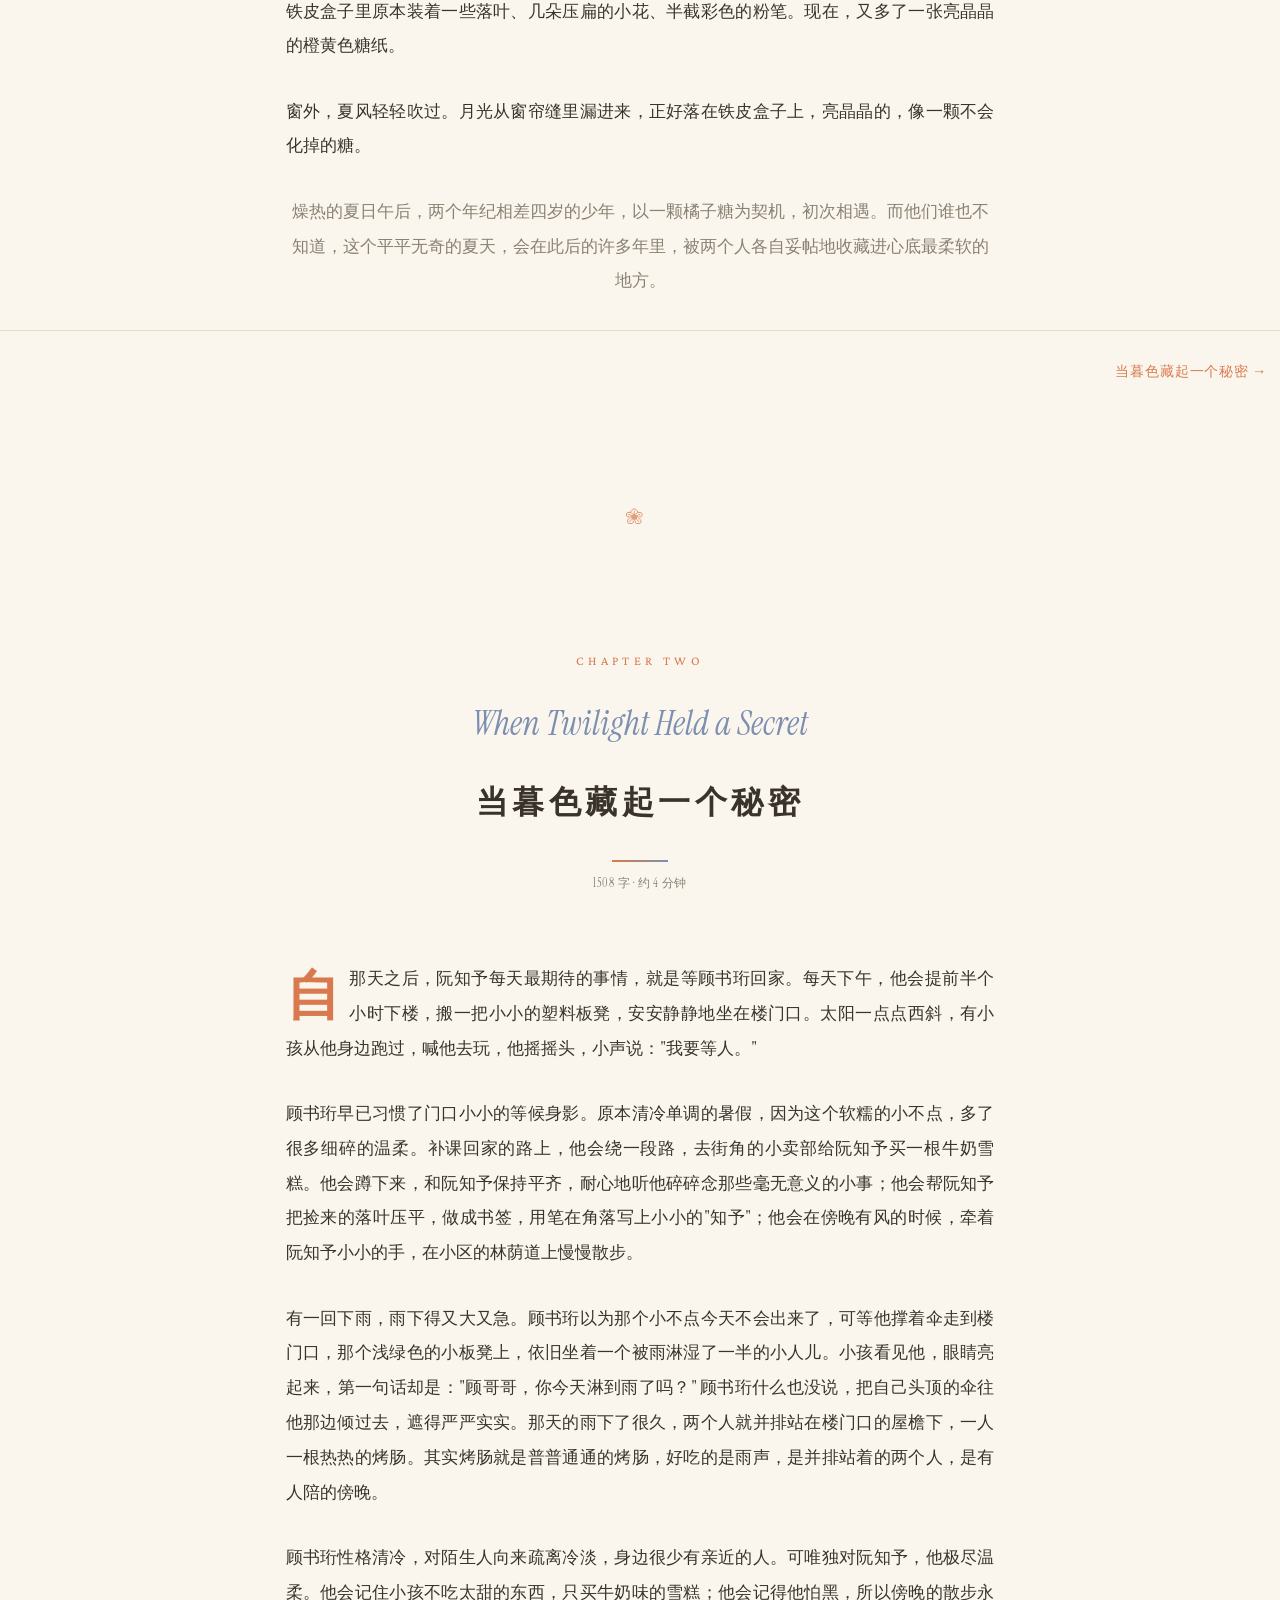
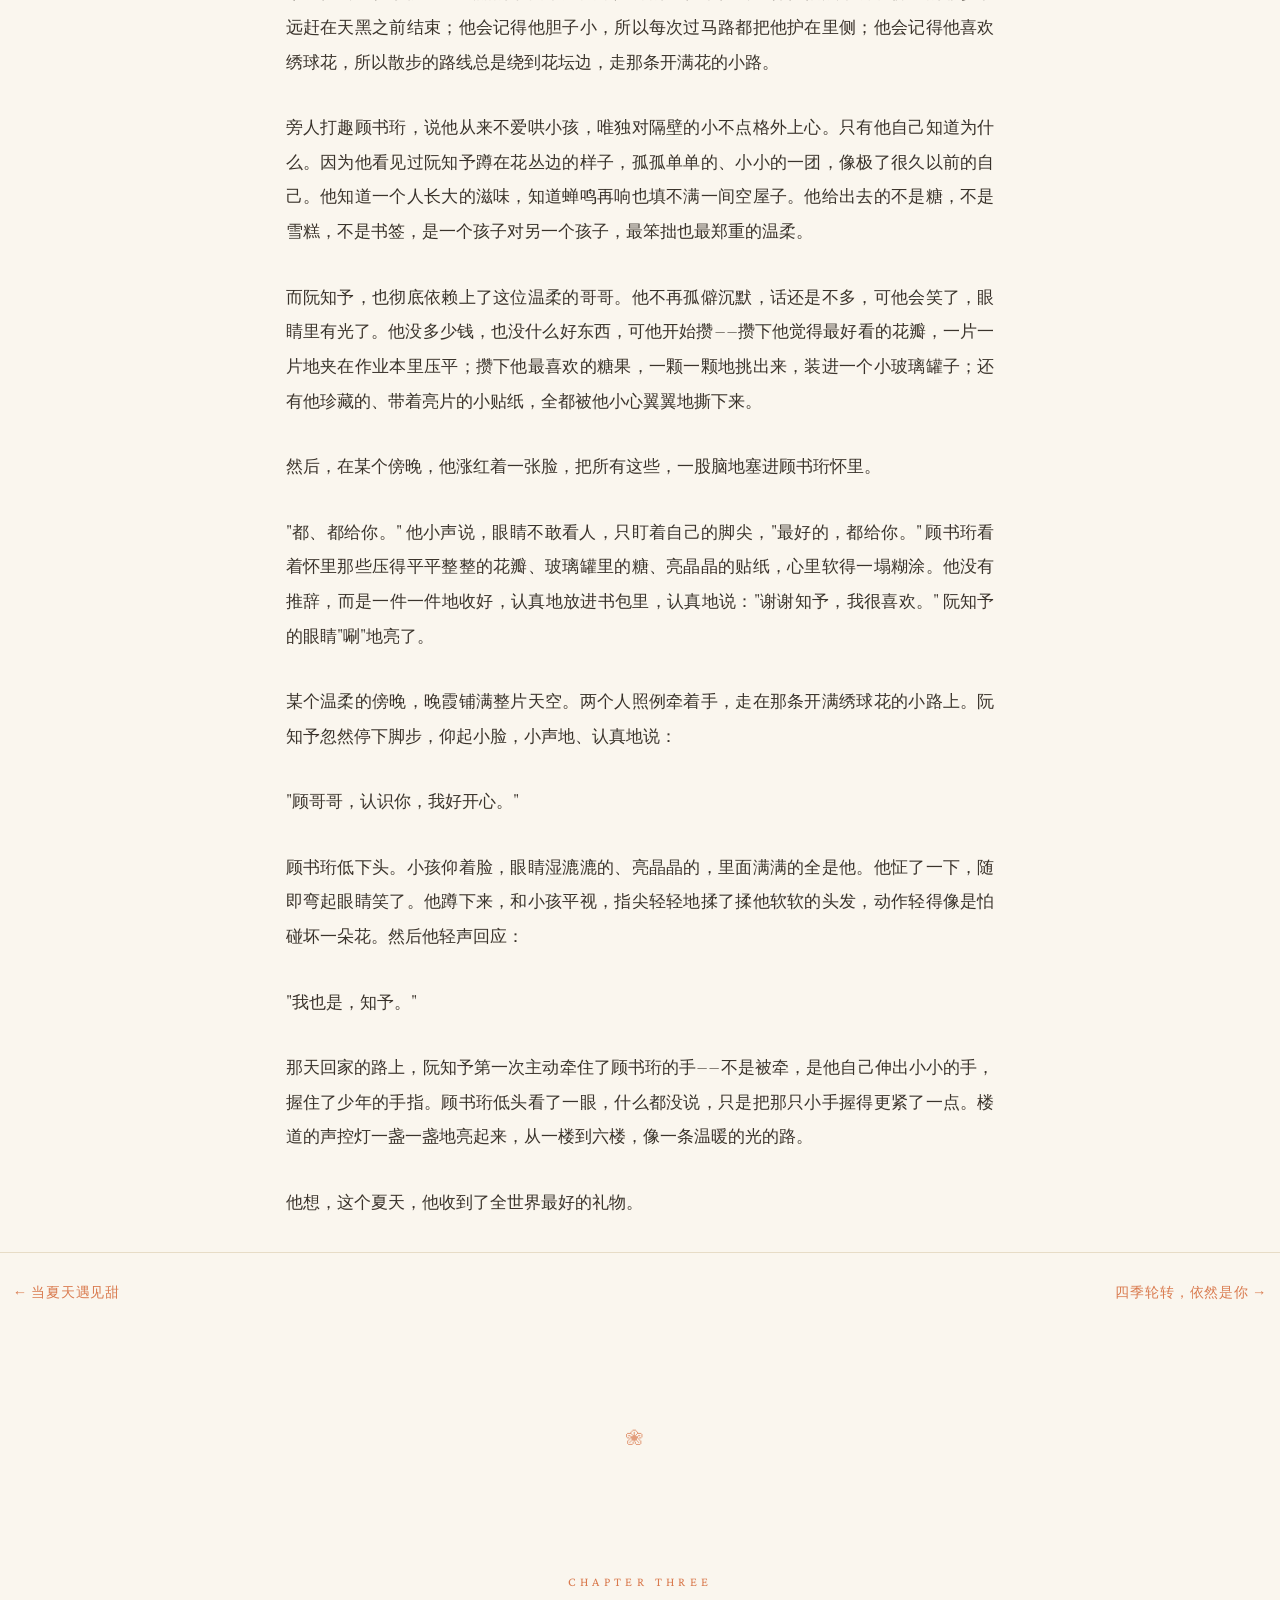
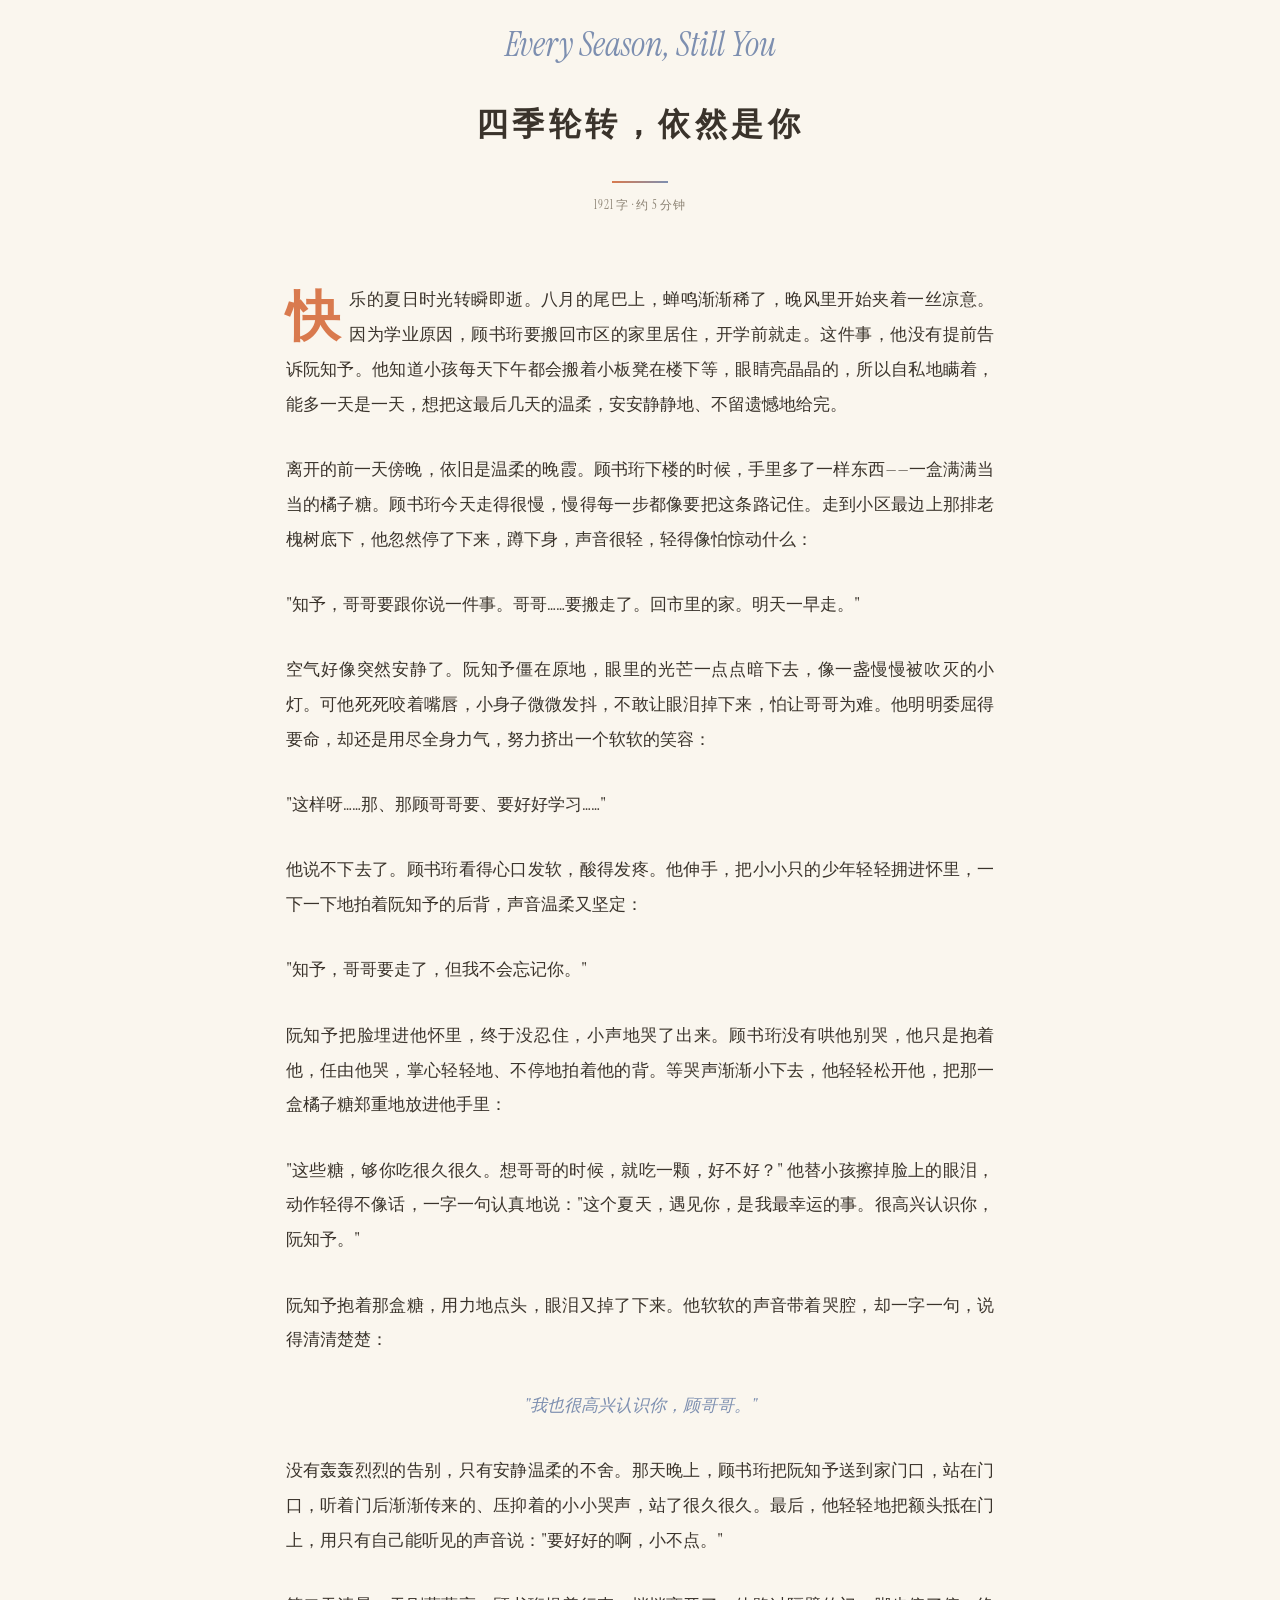
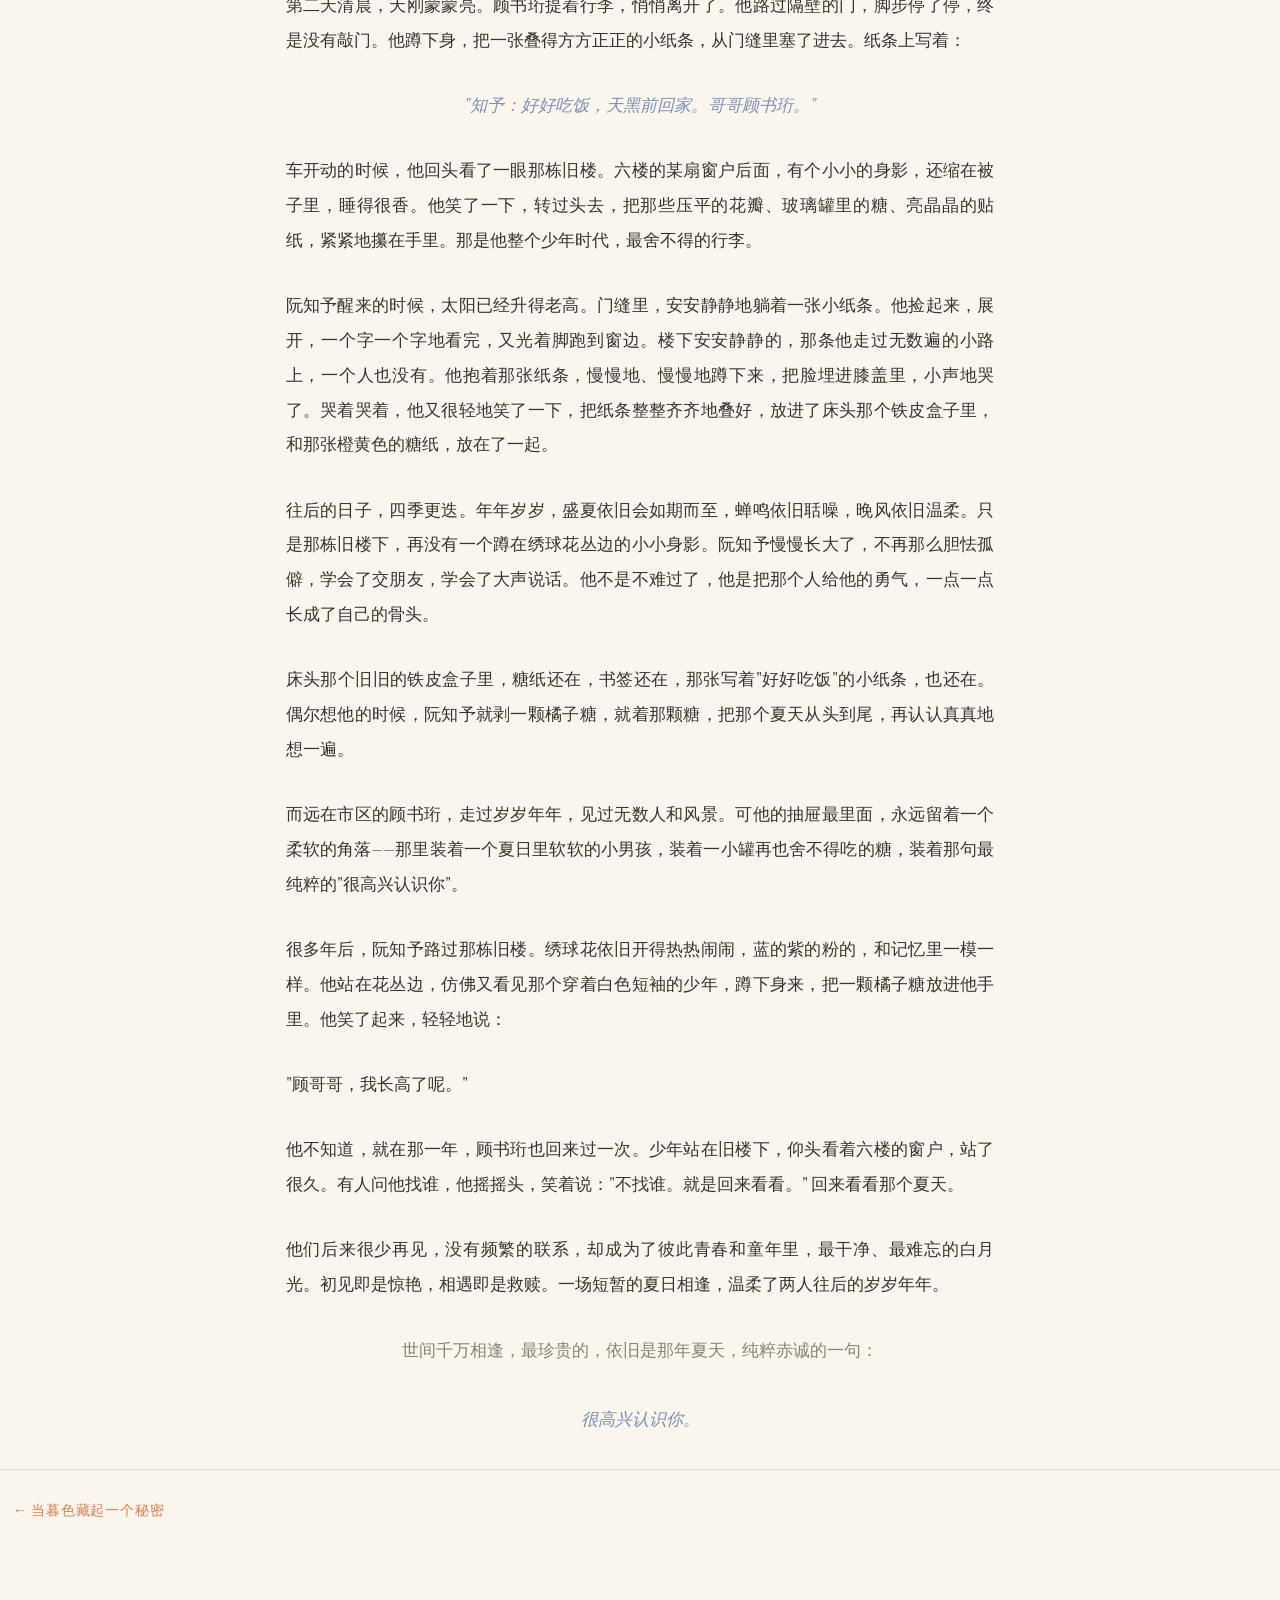
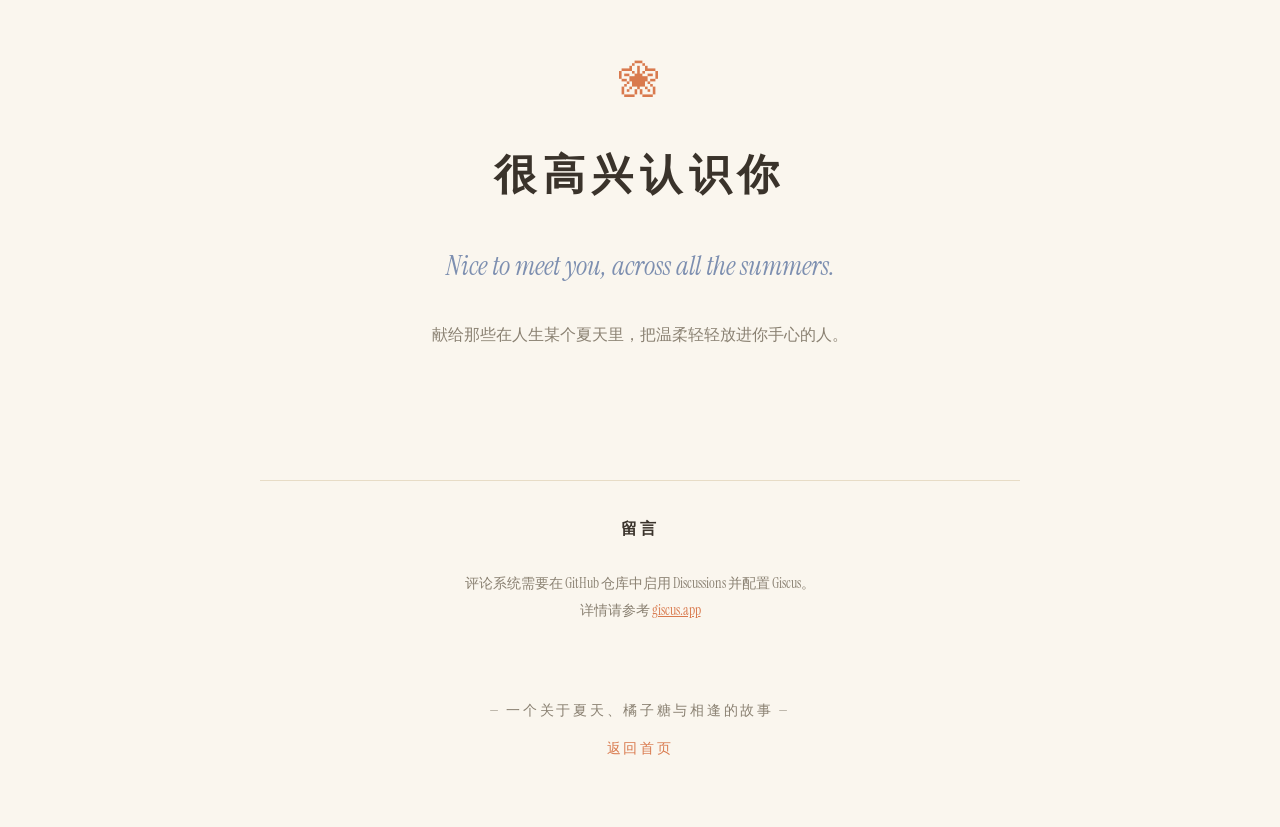
<file: story1.html>
<!DOCTYPE html>
<html lang="zh-CN">
<head>
<meta charset="UTF-8">
<meta name="viewport" content="width=device-width, initial-scale=1.0">
<title>很高兴认识你 · 一个夏天的橘子糖</title>
<meta name="description" content="一个夏天，一颗橘子糖，和两个彼此温暖的少年。盛夏的午后，蝉鸣盖过整座城市，十岁的阮知予与十四岁的顾书珩在楼下的绣球花丛边相遇。">
<meta property="og:title" content="很高兴认识你 · 一个夏天的橘子糖">
<meta property="og:description" content="一个夏天，一颗橘子糖，和两个彼此温暖的少年。">
<meta property="og:image" content="https://SoleFish8.github.io/meet-you-summer/assets/cover_16x9.jpg">
<meta property="og:url" content="https://SoleFish8.github.io/meet-you-summer/story1.html">
<meta property="og:type" content="article">
<meta name="twitter:card" content="summary_large_image">
<meta name="twitter:title" content="很高兴认识你 · 一个夏天的橘子糖">
<meta name="twitter:description" content="一个夏天，一颗橘子糖，和两个彼此温暖的少年。">
<meta name="twitter:image" content="https://SoleFish8.github.io/meet-you-summer/assets/cover_16x9.jpg">
<link rel="manifest" href="manifest.json">
<meta name="theme-color" content="#d97a4e">
<link rel="icon" type="image/jpeg" href="assets/icon-192.jpg">
<link rel="apple-touch-icon" href="assets/icon-192.jpg">
<link rel="preload" href="./_shared/fonts/CrimsonPro-Regular.ttf" as="font" type="font/ttf" crossorigin="">
<link rel="preload" href="./_shared/fonts/InstrumentSerif-Italic.ttf" as="font" type="font/ttf" crossorigin="">
<style>

:root{
  --bg:#faf6ee;
  --bg2:#f3ead8;
  --ink:#3a332b;
  --muted:#8a8172;
  --rule:#e7dcc6;
  --accent:#d97a4e;
  --accent2:#7d8fb0;
  --accent-soft:#f3d9c4;
  --accent2-soft:#d8e0ee;
  --paper:#fffdf8;
}
*{margin:0;padding:0;box-sizing:border-box;}
@font-face{
  font-family:'CrimsonPro';
  src:url('./_shared/fonts/CrimsonPro-Regular.ttf') format('truetype');
  font-weight:400;font-style:normal;font-display:swap;
}
@font-face{
  font-family:'CrimsonPro';
  src:url('./_shared/fonts/CrimsonPro-Italic.ttf') format('truetype');
  font-weight:400;font-style:italic;font-display:swap;
}
@font-face{
  font-family:'CrimsonPro';
  src:url('./_shared/fonts/CrimsonPro-Bold.ttf') format('truetype');
  font-weight:700;font-style:normal;font-display:swap;
}
@font-face{
  font-family:'InstrumentSerif';
  src:url('./_shared/fonts/InstrumentSerif-Regular.ttf') format('truetype');
  font-weight:400;font-style:normal;font-display:swap;
}
@font-face{
  font-family:'InstrumentSerif';
  src:url('./_shared/fonts/InstrumentSerif-Italic.ttf') format('truetype');
  font-weight:400;font-style:italic;font-display:swap;
}
html{scroll-behavior:smooth;}
body{
  background:var(--bg);
  color:var(--ink);
  font-family:"InstrumentSerif","Noto Serif CJK SC","Source Han Serif SC","Songti SC","STSong","SimSun",serif;
  font-size:17px;
  line-height:2.05;
  overflow-x:hidden;
}
/* ambient background */
body::before{
  content:"";position:fixed;inset:0;z-index:-1;pointer-events:none;
  background:
    radial-gradient(1200px 600px at 82% -5%, rgba(217,122,78,0.10), transparent 60%),
    radial-gradient(1000px 700px at -10% 35%, rgba(125,143,176,0.10), transparent 60%),
    radial-gradient(900px 700px at 50% 110%, rgba(243,217,196,0.35), transparent 60%);
}

/* ---------- Cover ---------- */
.cover{
  position:relative;
  min-height:100vh;
  display:flex;flex-direction:column;justify-content:flex-end;
  overflow:hidden;
}
.cover-bg{position:absolute;inset:0;z-index:0;}
.cover-bg img{width:100%;height:100%;object-fit:cover;display:block;}
.cover-bg::after{
  content:"";position:absolute;inset:0;
  background:linear-gradient(to bottom, rgba(20,16,12,0.05) 30%, rgba(20,16,12,0.72) 100%);
}
.cover-inner{
  position:relative;z-index:2;
  max-width:900px;margin:0 auto;width:100%;
  padding:0 2rem 4.5rem;
  color:#fff8ee;
}
.cover-kicker{
  font-family:"CrimsonPro",serif;font-style:italic;
  letter-spacing:0.28em;font-size:0.95rem;color:#f3d9c4;
  margin-bottom:1.4rem;text-transform:lowercase;
}
.cover-title{
  font-size:clamp(2.6rem,7vw,4.6rem);
  font-weight:700;letter-spacing:0.12em;line-height:1.2;
  text-shadow:0 2px 24px rgba(20,16,12,0.35);
}
.cover-sub{
  margin-top:1.1rem;font-size:clamp(1rem,2.4vw,1.25rem);
  color:#f0e6d6;letter-spacing:0.06em;
}
.cover .author{color:#cfc4b4;}
.cover-desc{
  margin-top:1.6rem;font-size:0.95rem;color:#cfc4b4;
  max-width:34rem;line-height:1.9;
}
.cover-scroll{
  margin-top:2.6rem;display:inline-flex;align-items:center;gap:0.6rem;
  font-size:0.85rem;color:#f3d9c4;letter-spacing:0.2em;
  animation:floaty 2.4s ease-in-out infinite;
}
.cover-scroll .line{width:2.4rem;height:1px;background:var(--accent-soft);display:inline-block;}
@keyframes floaty{0%,100%{transform:translateY(0)}50%{transform:translateY(6px)}}

/* ---------- Layout ---------- */
.wrap{max-width:760px;margin:0 auto;padding:0 1.6rem;}

/* ---------- Prologue ---------- */
.prologue{padding:7rem 0 2rem;text-align:center;}
.prologue .glyph{font-size:2.4rem;color:var(--accent);line-height:1;}
.prologue p{
  margin:2.2rem auto 0;max-width:34rem;font-size:1.05rem;color:var(--muted);
}
.prologue p b{color:var(--ink);font-weight:600;}

/* ---------- Chapter ---------- */
.chapter{padding:6.5rem 0 1rem;}
.chapter-head{text-align:center;margin-bottom:4rem;}
.ch-compact{
  font-family:"CrimsonPro",serif;
  letter-spacing:0.34em;font-size:0.8rem;color:var(--accent);
  text-transform:uppercase;margin-bottom:1rem;
}
.ch-en{
  font-family:"InstrumentSerif",serif;font-style:italic;
  font-size:clamp(1.5rem,4vw,2.1rem);color:var(--accent2);
  margin-bottom:0.7rem;
}
.ch-zh{
  font-size:clamp(1.5rem,4vw,2rem);font-weight:700;letter-spacing:0.14em;
}
.ch-rule{
  width:56px;height:2px;margin:1.5rem auto 0;background:linear-gradient(90deg,var(--accent),var(--accent2));
}

/* story body */
.story-para{margin-bottom:1.9rem;text-align:justify;}
.story-para .drop{
  font-family:"InstrumentSerif",serif;
  font-size:3.4rem;line-height:1;float:left;padding:0.5rem 0.6rem 0 0;
  color:var(--accent);font-weight:700;
}
.story-para .lead{color:var(--ink);font-weight:600;}
mark.key{background:none;color:var(--accent);font-weight:600;}
.dialogue{color:var(--ink);}
.story-para.em{text-align:center;color:var(--muted);font-style:normal;}
.story-para.em .quote{font-family:"InstrumentSerif",serif;font-style:italic;color:var(--accent2);}

/* ornament divider */
.orn{
  text-align:center;margin:4.5rem 0 0.5rem;color:var(--accent);
  font-family:"InstrumentSerif",serif;font-size:1.1rem;letter-spacing:0.6em;
  opacity:0.7;
}

/* ---------- Ending ---------- */
.ending{padding:6rem 0 5rem;text-align:center;}
.ending .glyph{font-size:2.6rem;color:var(--accent);line-height:1;}
.ending .big{
  font-size:clamp(1.8rem,5vw,2.6rem);font-weight:700;letter-spacing:0.16em;
  margin-top:1.8rem;
}
.ending .en{
  font-family:"InstrumentSerif",serif;font-style:italic;
  font-size:clamp(1.2rem,3.4vw,1.7rem);color:var(--accent2);
  margin-top:1.2rem;
}
.ending p{margin:1.6rem auto 0;max-width:34rem;color:var(--muted);font-size:1rem;}

/* ---------- Story Divider ---------- */
.story-divider{padding:6rem 0;text-align:center;}
.story-divider .glyph{font-size:2.4rem;color:var(--accent);line-height:1;}
.story-divider .divider-title{
  font-size:clamp(1.4rem,4vw,1.9rem);font-weight:700;letter-spacing:0.3em;
  margin-top:1.6rem;color:var(--ink);
}
.story-divider .divider-en{
  font-family:"InstrumentSerif",serif;font-style:italic;
  color:var(--accent2);margin-top:0.8rem;letter-spacing:0.06em;
}

/* ---------- Footer ---------- */
footer{padding:2.5rem 0 4rem;text-align:center;color:var(--muted);font-size:0.85rem;}
footer .small{letter-spacing:0.2em;}
footer .sources{max-width:760px;margin:3rem auto 0;text-align:left;}
footer .sources h2{font-size:0.9rem;letter-spacing:0.2em;color:var(--accent);margin-bottom:0.8rem;text-align:center;}
footer .sources ol{padding-left:1.2rem;}
footer .sources li{margin-bottom:0.5rem;font-size:0.82rem;color:var(--muted);overflow-wrap:break-word;word-break:break-all;}
footer .sources .src-title{color:var(--ink);word-break:normal;}

/* ---------- Responsive ---------- */
@media (max-width:600px){
  body{font-size:16px;line-height:1.95;}
  .wrap{padding:0 1.25rem;}
  .cover{min-height:88vh;}
  .cover-inner{padding:0 1.4rem 3.2rem;}
  .cover-kicker{font-size:0.82rem;letter-spacing:0.22em;}
  .cover-title{letter-spacing:0.08em;}
  .cover-desc{font-size:0.9rem;line-height:1.85;}
  .cover-scroll{margin-top:2rem;}
  .prologue{padding:4.5rem 0 1rem;}
  .prologue p{margin-top:1.8rem;font-size:1rem;}
  .chapter{padding:4.5rem 0 0.5rem;}
  .chapter-head{margin-bottom:3rem;}
  .story-para{margin-bottom:1.5rem;}
  .story-para .drop{font-size:2.8rem;padding:0.4rem 0.5rem 0 0;}
  .orn{margin:3.5rem 0 0.5rem;}
  .ending{padding:4.5rem 0 3.5rem;}
  footer{padding:2rem 0 3rem;}
}
@media (max-width:400px){
  .cover-title{font-size:clamp(2.2rem,11vw,3rem);}
  .cover-sub{font-size:0.95rem;}
  .ch-en{font-size:1.3rem;}
  .ch-zh{font-size:1.35rem;}
  .ending .big{font-size:1.7rem;}
  .ending .en{font-size:1.15rem;}
  .prologue .glyph{font-size:2rem;}
}
@media print{
  .cover{min-height:80vh;}
  .chapter{break-before:always;}
}

/* ---------- Top nav ---------- */
.topnav{position:fixed;top:0;left:0;right:0;z-index:50;display:flex;justify-content:space-between;
  align-items:center;padding:0.9rem 1.6rem;background:rgba(250,246,238,0.82);backdrop-filter:blur(8px);
  border-bottom:1px solid var(--rule);}
.topnav a{color:var(--ink);text-decoration:none;font-size:0.85rem;letter-spacing:0.08em;}
.topnav a:hover{color:var(--accent);}
.topnav .brand{font-family:"CrimsonPro",serif;font-style:italic;color:var(--muted);letter-spacing:0.06em;}

/* ---------- TOC ---------- */
.toc{padding:6.5rem 0 1rem;}
.toc-card{background:var(--paper);border:1px solid var(--rule);border-radius:14px;
  padding:2.6rem 2.8rem;box-shadow:0 10px 30px rgba(58,51,43,0.05);}
.toc-title{text-align:center;font-size:1.15rem;font-weight:700;letter-spacing:0.3em;color:var(--ink);}
.toc-rule{width:48px;height:2px;margin:1.1rem auto 2rem;background:linear-gradient(90deg,var(--accent),var(--accent2));}
.toc-list{list-style:none;max-width:30rem;margin:0 auto;}
.toc-list li{margin-bottom:0.9rem;text-align:center;}
.toc-list a{color:var(--ink);text-decoration:none;font-size:1rem;letter-spacing:0.08em;}
.toc-list a:hover{color:var(--accent);}
.toc-list .en{display:block;font-family:"InstrumentSerif",serif;font-style:italic;color:var(--muted);
  font-size:0.8rem;margin-top:0.15rem;letter-spacing:0.04em;}
@media (max-width:600px){.toc{padding:4.5rem 0 0.5rem;}.toc-card{padding:2rem 1.4rem;}}
</style>
<script defer src="https://cloud.umami.is/script.js" data-website-id="83ac92dc-f4b5-4266-9c81-300cca5a505e"></script>
<link rel="stylesheet" href="./_shared/reader.css">
<script type="application/ld+json">
{
  "@context": "https://schema.org",
  "@type": "Article",
  "headline": "很高兴认识你",
  "description": "一个夏天，一颗橘子糖，和两个彼此温暖的少年。",
  "url": "https://SoleFish8.github.io/meet-you-summer/story1.html",
  "inLanguage": "zh-CN",
  "author": { "@type": "Person", "name": "SoleFish" }
}
</script>
</head>
<body>
<a href="#toc" id="skip-to-content">跳到内容</a>
<nav class="topnav"><span class="brand">很高兴认识你</span><a href="index.html">返回首页</a></nav>
<header class="cover">
  <div class="cover-bg">
    <img src="assets/cover_16x9.jpg" alt="夏日的午后，少年将一颗橘子糖递给蹲在绣球花丛边的小男孩">
  </div>
  <div class="cover-inner">
    <div class="cover-kicker">A Summer That Never Fades</div>
    <h1 class="cover-title">很高兴认识你</h1>
    <div class="cover-sub">一个夏天，一颗橘子糖，和两个彼此温暖的少年</div>
    <div class="author">作者：一尾鱼</div>
    <p class="cover-desc">盛夏的午后，蝉鸣盖过整座城市。十岁的阮知予与十四岁的顾书珩，在楼下的绣球花丛边相遇。一颗温热的橘子糖，轻轻落进空了很久的手心里。</p>
    <div class="cover-scroll"><span class="line"></span>向下阅读<span class="line"></span></div>
  </div>
</header>

<!-- ================= TOC ================= -->
<section class="toc">
  <div class="wrap">
    <div class="toc-card">
      <div class="toc-title">目 录</div>
      <div class="toc-rule"></div>
      <ol class="toc-list">
        <li><a href="#one">第一章 · 当夏天遇见甜<span class="en">Where Summer Met Sweetness</span></a></li>
        <li><a href="#two">第二章 · 当暮色藏起一个秘密<span class="en">When Twilight Held a Secret</span></a></li>
        <li><a href="#three">第三章 · 四季轮转，依然是你<span class="en">Every Season, Still You</span></a></li>
      </ol>
    </div>
  </div>
</section>


<!-- ================= PROLOGUE ================= -->
<section class="prologue">
  <div class="wrap">
    <div class="glyph">·</div>
    <p>有人说，在夏天最热的那个午后，当蝉鸣把整座城市都盖住的时候，风里会藏着一颗糖。它叫做——</p>
    <p><b>遇见。</b></p>
    <p>这里的夏天很长，长得连太阳都舍不得落下去，晚霞挂在天边，从粉橘烧成浅紫，又从浅紫慢慢淡成灰蓝，像一幅画被谁忘了收起来。</p>
    <p>这里的很多人并不知道，那栋旧楼下的花坛边，藏着一个秘密。那个秘密，就是会有一个人，在你不抱任何期待的时候，弯下腰来，把一颗温热的糖放进你空了很久的手心里。</p>
    <p>那天下午，风恰好路过，花恰好开着，而两个孤单的小孩，恰好相遇。</p>
  </div>
</section>

<!-- ================= CHAPTER ONE ================= -->
<section class="chapter" id="one">
  <div class="wrap">
    <div class="chapter-head">
      <div class="ch-compact">Chapter One</div>
      <div class="ch-en">Where Summer Met Sweetness</div>
      <div class="ch-zh">当夏天遇见甜</div>
      <div class="ch-rule"></div>
    </div>

    <p class="story-para"><span class="drop">盛</span>夏的午后，老旧小区像一口被太阳晒得发烫的锅。楼与楼之间的过道窄窄的，晾衣绳上挂着几件晒了一中午的衣服，纹丝不动。柏油路被晒得发软，踩上去微微发黏，空气里浮着细细的灰尘，还有青草被晒焦之后那种干燥的、热烘烘的气味。</p>

    <p class="story-para">蝉声不是一声一声的，是一片一片的，从楼下那排老槐树的枝叶间倾泻下来，聒噪得像是要把整栋楼都掀起来。家家户户都拉上了窗帘，风扇在屋里嗡嗡地转着，大人小孩都躲在屋里午睡。整片小区安静得只剩下风声和蝉鸣，连流浪猫都钻进了车底，懒懒地摊着肚皮。</p>

    <p class="story-para">只有阮知予没有睡。</p>

    <p class="story-para">十岁的阮知予蹲在楼下的绣球花丛边，小小的身子蜷成一团，像一只被谁遗忘在角落里的、软乎乎的团子。他穿着一件洗得发白的浅蓝色短袖，裤脚沾了一点草屑，膝盖上还贴着昨天摔破的创可贴。他不爱热闹，也没有玩伴。别的小孩在楼与楼之间追着跑、丢沙包、骑小自行车，笑声响亮亮地传上来；他总是一个人安安静静地待在旁边，像一条透明的影子，融进热腾腾的空气里。</p>

    <p class="story-para">爸妈常年早出晚归，整个漫长的暑假，他大多时间都是一个人——一个人吃早饭，一个人看电视看到屏幕发烫，一个人蹲在楼下看花，再一个人赶在天黑之前乖乖回家。也不是不难过，只是难过久了，就变成了一种安安静静的习惯。</p>

    <p class="story-para">绣球花开得正好。一簇一簇挤挤挨挨的，蓝的、紫的、粉的，热热闹闹地开满了一整丛，像有人把整个夏天的颜色都揉碎了撒在这里。就在这个时候，他听见了脚步声。</p>

    <p class="story-para">十四岁的顾书珩搬来隔壁不久。他租的是外婆家的老房子，就在这栋楼的六楼，隔壁单元，窗户正对着楼下的花坛。他为了升学提前补课，每天早出晚归，比大人上班还规律。他不爱说话，整个人像一块安静清冷的冰，和这个喧闹的夏天格格不入。</p>

    <p class="story-para">这天他刚结束课外补习，背着一个洗得干干净净的黑色书包回来。他路过花坛的时候，一眼就看到了那个小小的身影。别的小孩都在追逐打闹，只有阮知予一个人安安静静地蹲在角落，小小的、软软的一团，像是这个热闹世界里被按下静音键的一角。</p>

    <p class="story-para">顾书珩的脚步顿住了。他放轻了脚步走过去，在离小孩两步远的地方停下来，微微弯下腰，放轻声音开口：</p>

    <p class="story-para"><span class="dialogue">"太阳很晒，怎么蹲在这里？"</span></p>

    <p class="story-para">阮知予猛地抬头，长长的睫毛颤了颤，一双湿漉漉的眼睛直直地看着面前高大的少年，像一只受了惊的小鹿。顾书珩没有逼迫他说话。他慢慢蹲下身，蹲到和小孩平齐的高度，不动声色地挪了挪位置，替小小的他挡住头顶的烈日。两个人之间忽然多出一小块凉凉的、安静的阴凉。</p>

    <p class="story-para">然后，他从口袋里掏出一颗橘子硬糖。糖纸是橙黄色的，亮晶晶的，被阳光一照，透出蜜糖一样的光。他把糖递到小孩软软的小手心里，语气很轻：</p>

    <p class="story-para"><span class="dialogue">"别怕，我是隔壁的哥哥，顾书珩。"</span></p>

    <p class="story-para">温热的糖块落在微凉的小手心里。是橘子味的，是甜的，是眼前这个素不相识的少年递过来的。阮知予怔怔地看着那颗糖。他其实不缺糖，家里的糖罐子里什么糖都有。可没有一颗糖，是这样被另一个人轻轻地、郑重地放进他手心里的。这是他一整个孤单的夏天，收到的第一份温柔的善意。</p>

    <p class="story-para">他慢慢地、一点点地抬起头，小声地、怯生生地吐出几个字：</p>

    <p class="story-para"><span class="dialogue">"我、我叫阮知予。"</span></p>

    <p class="story-para"><span class="dialogue">"阮知予。"</span> 顾书珩低声念了一遍，点点头，像是要把这个名字好好收起来，<span class="dialogue">"名字很好听。"</span></p>

    <p class="story-para">夏风吹过，吹动两人的发丝，吹得花坛里的绣球花轻轻摇晃。顾书珩抬头看了看越来越毒的太阳，轻声说：<span class="dialogue">"太阳太晒了，回家吧？我送你到楼下。"</span></p>

    <p class="story-para">两个人一前一后走进楼道。老旧楼道里的声控灯没有亮，走到拐角处，他轻轻跺了一下脚，"啪"的一声，暖黄色的光亮起来，照亮了整节楼梯。</p>

    <p class="story-para"><span class="dialogue">"我住六楼。"</span> 阮知予小声说。<span class="dialogue">"我也住六楼，隔壁单元。以后……还能碰到。"</span> 阮知予的心轻轻地跳了一下。他低下头，小声说：<span class="dialogue">"我……我每天下午都在楼下。"</span> 顾书珩愣了一下，随即笑了：<span class="dialogue">"好，那我每天回来，都来找你。"</span></p>

    <p class="story-para">那天晚上，阮知予小心翼翼地拆开那颗橘子糖，先放在鼻子底下闻了闻，再放进嘴里，让甜味一点点在舌尖化开。糖纸他没有扔，仔仔细细地压平，藏进了床头那个装宝贝的铁皮盒子里。铁皮盒子里原本装着一些落叶、几朵压扁的小花、半截彩色的粉笔。现在，又多了一张亮晶晶的橙黄色糖纸。</p>

    <p class="story-para">窗外，夏风轻轻吹过。月光从窗帘缝里漏进来，正好落在铁皮盒子上，亮晶晶的，像一颗不会化掉的糖。</p>

    <p class="story-para em">燥热的夏日午后，两个年纪相差四岁的少年，以一颗橘子糖为契机，初次相遇。而他们谁也不知道，这个平平无奇的夏天，会在此后的许多年里，被两个人各自妥帖地收藏进心底最柔软的地方。</p>
  </div>
</section>

<div class="orn">❀</div>

<!-- ================= CHAPTER TWO ================= -->
<section class="chapter" id="two">
  <div class="wrap">
    <div class="chapter-head">
      <div class="ch-compact">Chapter Two</div>
      <div class="ch-en">When Twilight Held a Secret</div>
      <div class="ch-zh">当暮色藏起一个秘密</div>
      <div class="ch-rule"></div>
    </div>

    <p class="story-para"><span class="drop">自</span>那天之后，阮知予每天最期待的事情，就是等顾书珩回家。每天下午，他会提前半个小时下楼，搬一把小小的塑料板凳，安安静静地坐在楼门口。太阳一点点西斜，有小孩从他身边跑过，喊他去玩，他摇摇头，小声说：<span class="dialogue">"我要等人。"</span></p>

    <p class="story-para">顾书珩早已习惯了门口小小的等候身影。原本清冷单调的暑假，因为这个软糯的小不点，多了很多细碎的温柔。补课回家的路上，他会绕一段路，去街角的小卖部给阮知予买一根牛奶雪糕。他会蹲下来，和阮知予保持平齐，耐心地听他碎碎念那些毫无意义的小事；他会帮阮知予把捡来的落叶压平，做成书签，用笔在角落写上小小的"知予"；他会在傍晚有风的时候，牵着阮知予小小的手，在小区的林荫道上慢慢散步。</p>

    <p class="story-para">有一回下雨，雨下得又大又急。顾书珩以为那个小不点今天不会出来了，可等他撑着伞走到楼门口，那个浅绿色的小板凳上，依旧坐着一个被雨淋湿了一半的小人儿。小孩看见他，眼睛亮起来，第一句话却是：<span class="dialogue">"顾哥哥，你今天淋到雨了吗？"</span> 顾书珩什么也没说，把自己头顶的伞往他那边倾过去，遮得严严实实。那天的雨下了很久，两个人就并排站在楼门口的屋檐下，一人一根热热的烤肠。其实烤肠就是普普通通的烤肠，好吃的是雨声，是并排站着的两个人，是有人陪的傍晚。</p>

    <p class="story-para">顾书珩性格清冷，对陌生人向来疏离冷淡，身边很少有亲近的人。可唯独对阮知予，他极尽温柔。他会记住小孩不吃太甜的东西，只买牛奶味的雪糕；他会记得他怕黑，所以傍晚的散步永远赶在天黑之前结束；他会记得他胆子小，所以每次过马路都把他护在里侧；他会记得他喜欢绣球花，所以散步的路线总是绕到花坛边，走那条开满花的小路。</p>

    <p class="story-para">旁人打趣顾书珩，说他从来不爱哄小孩，唯独对隔壁的小不点格外上心。只有他自己知道为什么。因为他看见过阮知予蹲在花丛边的样子，孤孤单单的、小小的一团，像极了很久以前的自己。他知道一个人长大的滋味，知道蝉鸣再响也填不满一间空屋子。他给出去的不是糖，不是雪糕，不是书签，是一个孩子对另一个孩子，最笨拙也最郑重的温柔。</p>

    <p class="story-para">而阮知予，也彻底依赖上了这位温柔的哥哥。他不再孤僻沉默，话还是不多，可他会笑了，眼睛里有光了。他没多少钱，也没什么好东西，可他开始攒——攒下他觉得最好看的花瓣，一片一片地夹在作业本里压平；攒下他最喜欢的糖果，一颗一颗地挑出来，装进一个小玻璃罐子；还有他珍藏的、带着亮片的小贴纸，全都被他小心翼翼地撕下来。</p>

    <p class="story-para">然后，在某个傍晚，他涨红着一张脸，把所有这些，一股脑地塞进顾书珩怀里。</p>

    <p class="story-para"><span class="dialogue">"都、都给你。"</span> 他小声说，眼睛不敢看人，只盯着自己的脚尖，<span class="dialogue">"最好的，都给你。"</span> 顾书珩看着怀里那些压得平平整整的花瓣、玻璃罐里的糖、亮晶晶的贴纸，心里软得一塌糊涂。他没有推辞，而是一件一件地收好，认真地放进书包里，认真地说：<span class="dialogue">"谢谢知予，我很喜欢。"</span> 阮知予的眼睛"唰"地亮了。</p>

    <p class="story-para">某个温柔的傍晚，晚霞铺满整片天空。两个人照例牵着手，走在那条开满绣球花的小路上。阮知予忽然停下脚步，仰起小脸，小声地、认真地说：</p>

    <p class="story-para"><span class="dialogue">"顾哥哥，认识你，我好开心。"</span></p>

    <p class="story-para">顾书珩低下头。小孩仰着脸，眼睛湿漉漉的、亮晶晶的，里面满满的全是他。他怔了一下，随即弯起眼睛笑了。他蹲下来，和小孩平视，指尖轻轻地揉了揉他软软的头发，动作轻得像是怕碰坏一朵花。然后他轻声回应：</p>

    <p class="story-para"><span class="dialogue">"我也是，知予。"</span></p>

    <p class="story-para">那天回家的路上，阮知予第一次主动牵住了顾书珩的手——不是被牵，是他自己伸出小小的手，握住了少年的手指。顾书珩低头看了一眼，什么都没说，只是把那只小手握得更紧了一点。楼道的声控灯一盏一盏地亮起来，从一楼到六楼，像一条温暖的光的路。</p>

    <p class="story-para">他想，这个夏天，他收到了全世界最好的礼物。</p>
  </div>
</section>

<div class="orn">❀</div>

<!-- ================= CHAPTER THREE ================= -->
<section class="chapter" id="three">
  <div class="wrap">
    <div class="chapter-head">
      <div class="ch-compact">Chapter Three</div>
      <div class="ch-en">Every Season, Still You</div>
      <div class="ch-zh">四季轮转，依然是你</div>
      <div class="ch-rule"></div>
    </div>

    <p class="story-para"><span class="drop">快</span>乐的夏日时光转瞬即逝。八月的尾巴上，蝉鸣渐渐稀了，晚风里开始夹着一丝凉意。因为学业原因，顾书珩要搬回市区的家里居住，开学前就走。这件事，他没有提前告诉阮知予。他知道小孩每天下午都会搬着小板凳在楼下等，眼睛亮晶晶的，所以自私地瞒着，能多一天是一天，想把这最后几天的温柔，安安静静地、不留遗憾地给完。</p>

    <p class="story-para">离开的前一天傍晚，依旧是温柔的晚霞。顾书珩下楼的时候，手里多了一样东西——一盒满满当当的橘子糖。顾书珩今天走得很慢，慢得每一步都像要把这条路记住。走到小区最边上那排老槐树底下，他忽然停了下来，蹲下身，声音很轻，轻得像怕惊动什么：</p>

    <p class="story-para"><span class="dialogue">"知予，哥哥要跟你说一件事。哥哥……要搬走了。回市里的家。明天一早走。"</span></p>

    <p class="story-para">空气好像突然安静了。阮知予僵在原地，眼里的光芒一点点暗下去，像一盏慢慢被吹灭的小灯。可他死死咬着嘴唇，小身子微微发抖，不敢让眼泪掉下来，怕让哥哥为难。他明明委屈得要命，却还是用尽全身力气，努力挤出一个软软的笑容：</p>

    <p class="story-para"><span class="dialogue">"这样呀……那、那顾哥哥要、要好好学习……"</span></p>

    <p class="story-para">他说不下去了。顾书珩看得心口发软，酸得发疼。他伸手，把小小只的少年轻轻拥进怀里，一下一下地拍着阮知予的后背，声音温柔又坚定：</p>

    <p class="story-para"><span class="dialogue">"知予，哥哥要走了，但我不会忘记你。"</span></p>

    <p class="story-para">阮知予把脸埋进他怀里，终于没忍住，小声地哭了出来。顾书珩没有哄他别哭，他只是抱着他，任由他哭，掌心轻轻地、不停地拍着他的背。等哭声渐渐小下去，他轻轻松开他，把那一盒橘子糖郑重地放进他手里：</p>

    <p class="story-para"><span class="dialogue">"这些糖，够你吃很久很久。想哥哥的时候，就吃一颗，好不好？"</span> 他替小孩擦掉脸上的眼泪，动作轻得不像话，一字一句认真地说：<span class="dialogue">"这个夏天，遇见你，是我最幸运的事。很高兴认识你，阮知予。"</span></p>

    <p class="story-para">阮知予抱着那盒糖，用力地点头，眼泪又掉了下来。他软软的声音带着哭腔，却一字一句，说得清清楚楚：</p>

    <p class="story-para em"><span class="quote">"我也很高兴认识你，顾哥哥。"</span></p>

    <p class="story-para">没有轰轰烈烈的告别，只有安静温柔的不舍。那天晚上，顾书珩把阮知予送到家门口，站在门口，听着门后渐渐传来的、压抑着的小小哭声，站了很久很久。最后，他轻轻地把额头抵在门上，用只有自己能听见的声音说：<span class="dialogue">"要好好的啊，小不点。"</span></p>

    <p class="story-para">第二天清晨，天刚蒙蒙亮。顾书珩提着行李，悄悄离开了。他路过隔壁的门，脚步停了停，终是没有敲门。他蹲下身，把一张叠得方方正正的小纸条，从门缝里塞了进去。纸条上写着：</p>

    <p class="story-para em"><span class="quote">"知予：好好吃饭，天黑前回家。哥哥顾书珩。"</span></p>

    <p class="story-para">车开动的时候，他回头看了一眼那栋旧楼。六楼的某扇窗户后面，有个小小的身影，还缩在被子里，睡得很香。他笑了一下，转过头去，把那些压平的花瓣、玻璃罐里的糖、亮晶晶的贴纸，紧紧地攥在手里。那是他整个少年时代，最舍不得的行李。</p>

    <p class="story-para">阮知予醒来的时候，太阳已经升得老高。门缝里，安安静静地躺着一张小纸条。他捡起来，展开，一个字一个字地看完，又光着脚跑到窗边。楼下安安静静的，那条他走过无数遍的小路上，一个人也没有。他抱着那张纸条，慢慢地、慢慢地蹲下来，把脸埋进膝盖里，小声地哭了。哭着哭着，他又很轻地笑了一下，把纸条整整齐齐地叠好，放进了床头那个铁皮盒子里，和那张橙黄色的糖纸，放在了一起。</p>

    <p class="story-para">往后的日子，四季更迭。年年岁岁，盛夏依旧会如期而至，蝉鸣依旧聒噪，晚风依旧温柔。只是那栋旧楼下，再没有一个蹲在绣球花丛边的小小身影。阮知予慢慢长大了，不再那么胆怯孤僻，学会了交朋友，学会了大声说话。他不是不难过了，他是把那个人给他的勇气，一点一点长成了自己的骨头。</p>

    <p class="story-para">床头那个旧旧的铁皮盒子里，糖纸还在，书签还在，那张写着"好好吃饭"的小纸条，也还在。偶尔想他的时候，阮知予就剥一颗橘子糖，就着那颗糖，把那个夏天从头到尾，再认认真真地想一遍。</p>

    <p class="story-para">而远在市区的顾书珩，走过岁岁年年，见过无数人和风景。可他的抽屉最里面，永远留着一个柔软的角落——那里装着一个夏日里软软的小男孩，装着一小罐再也舍不得吃的糖，装着那句最纯粹的"很高兴认识你"。</p>

    <p class="story-para">很多年后，阮知予路过那栋旧楼。绣球花依旧开得热热闹闹，蓝的紫的粉的，和记忆里一模一样。他站在花丛边，仿佛又看见那个穿着白色短袖的少年，蹲下身来，把一颗橘子糖放进他手里。他笑了起来，轻轻地说：</p>

    <p class="story-para"><span class="dialogue">"顾哥哥，我长高了呢。"</span></p>

    <p class="story-para">他不知道，就在那一年，顾书珩也回来过一次。少年站在旧楼下，仰头看着六楼的窗户，站了很久。有人问他找谁，他摇摇头，笑着说：<span class="dialogue">"不找谁。就是回来看看。"</span> 回来看看那个夏天。</p>

    <p class="story-para">他们后来很少再见，没有频繁的联系，却成为了彼此青春和童年里，最干净、最难忘的白月光。初见即是惊艳，相遇即是救赎。一场短暂的夏日相逢，温柔了两人往后的岁岁年年。</p>

    <p class="story-para em">世间千万相逢，最珍贵的，依旧是那年夏天，纯粹赤诚的一句：<br><br><span class="quote">很高兴认识你。</span></p>
  </div>
</section>

<!-- ================= ENDING ================= -->
<section class="ending">
  <div class="wrap">
    <div class="glyph">❀</div>
    <div class="big">很高兴认识你</div>
    <div class="en">Nice to meet you, across all the summers.</div>
    <p>献给那些在人生某个夏天里，把温柔轻轻放进你手心的人。</p>
  </div>
</section>

<footer>
  <div class="wrap">
    <div class="small">— 一个关于夏天、橘子糖与相逢的故事 —</div>
    <div class="small" style="margin-top:0.6rem;"><a href="index.html" style="color:var(--accent);text-decoration:none;">返回首页</a></div>
  </div>
</footer>
<script src="./_shared/reader.js"></script>
<script>if('serviceWorker' in navigator){navigator.serviceWorker.register('sw.js',{scope:'/meet-you-summer/'}).catch(function(){});}</script>
</body>
</html>
</file>
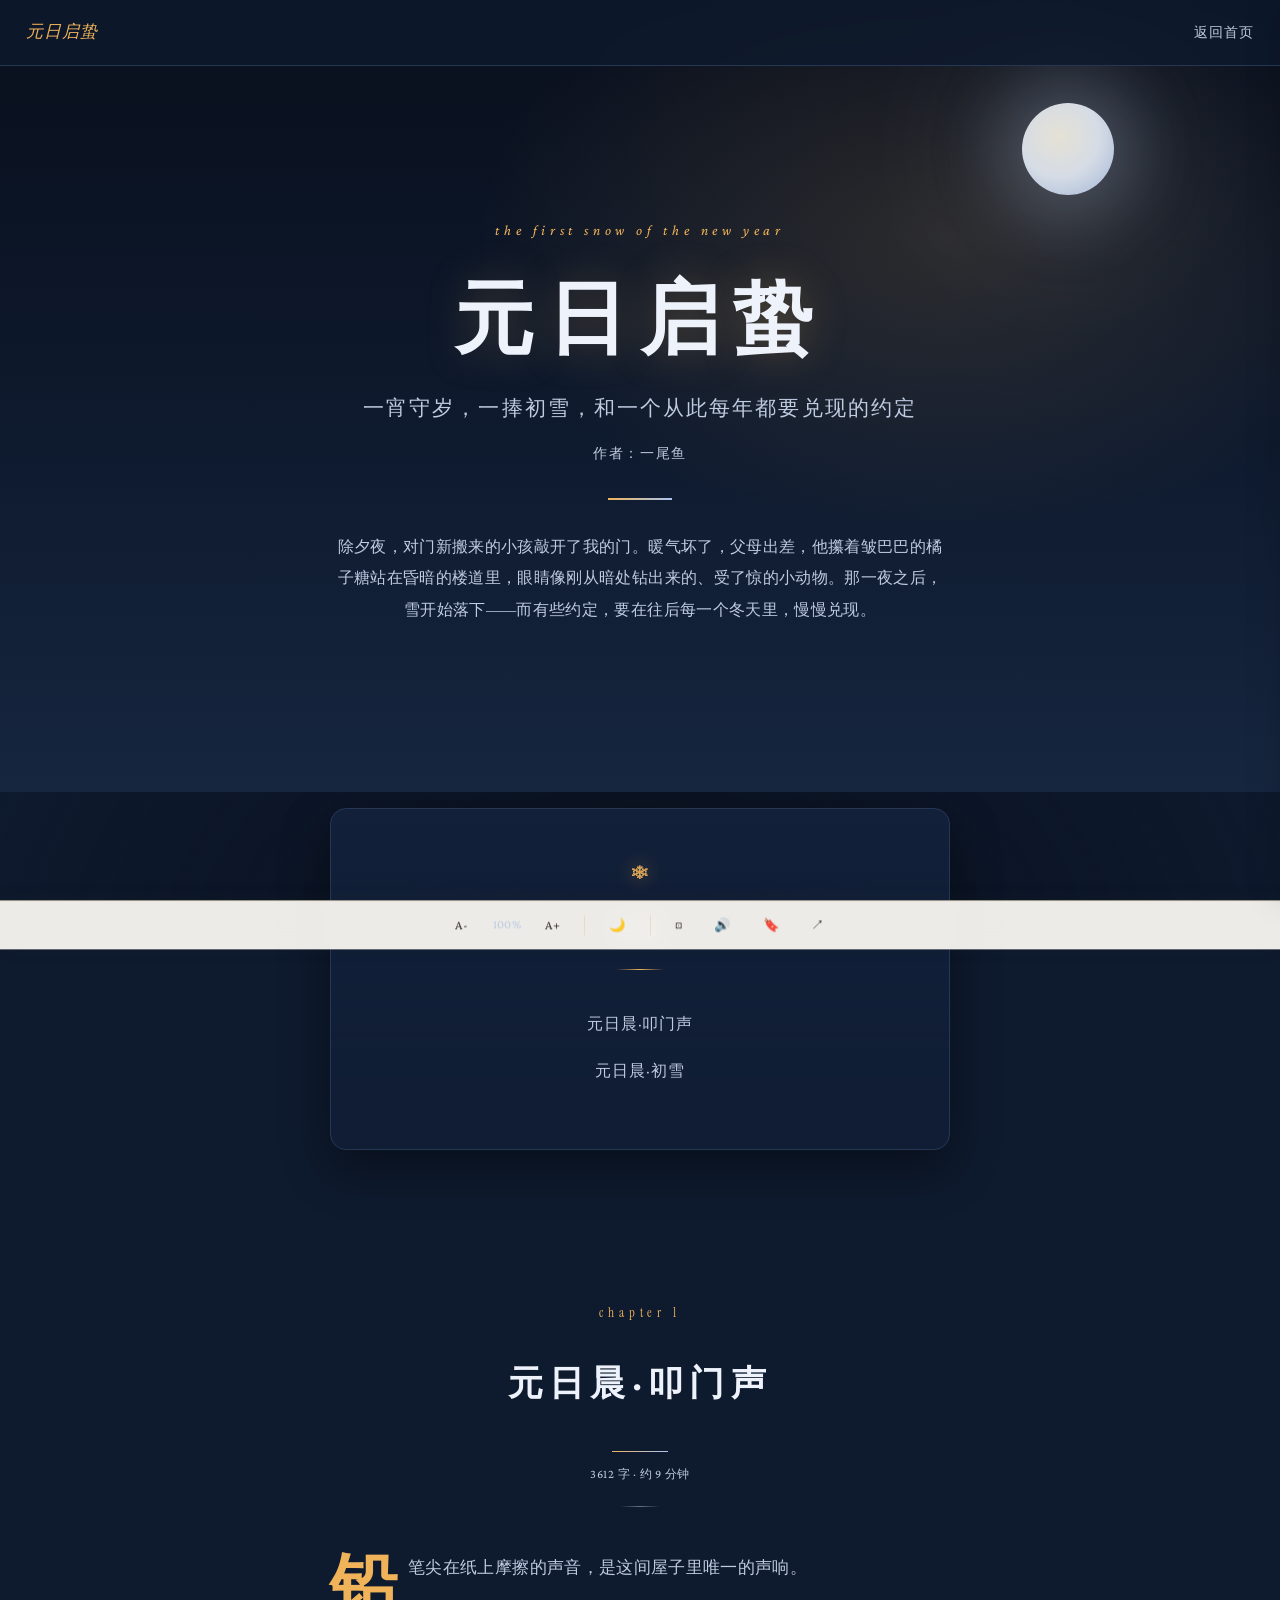
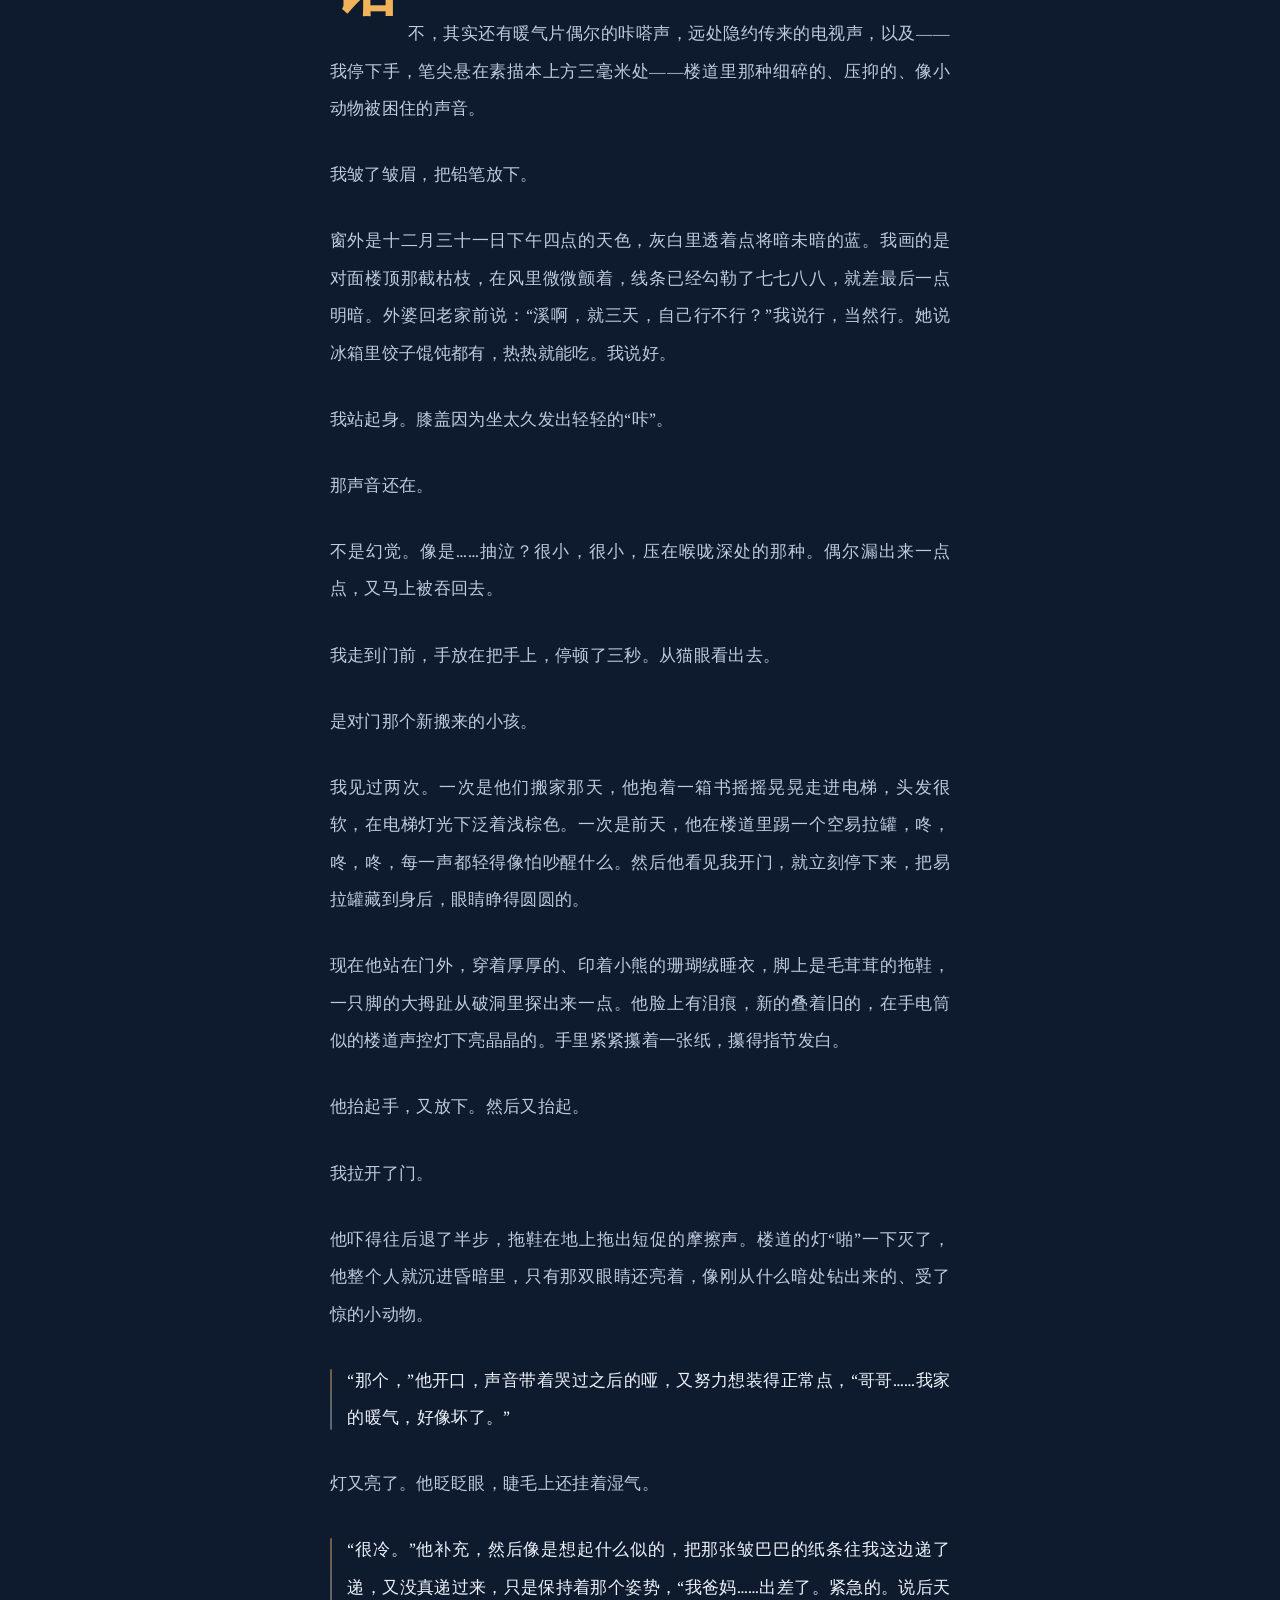
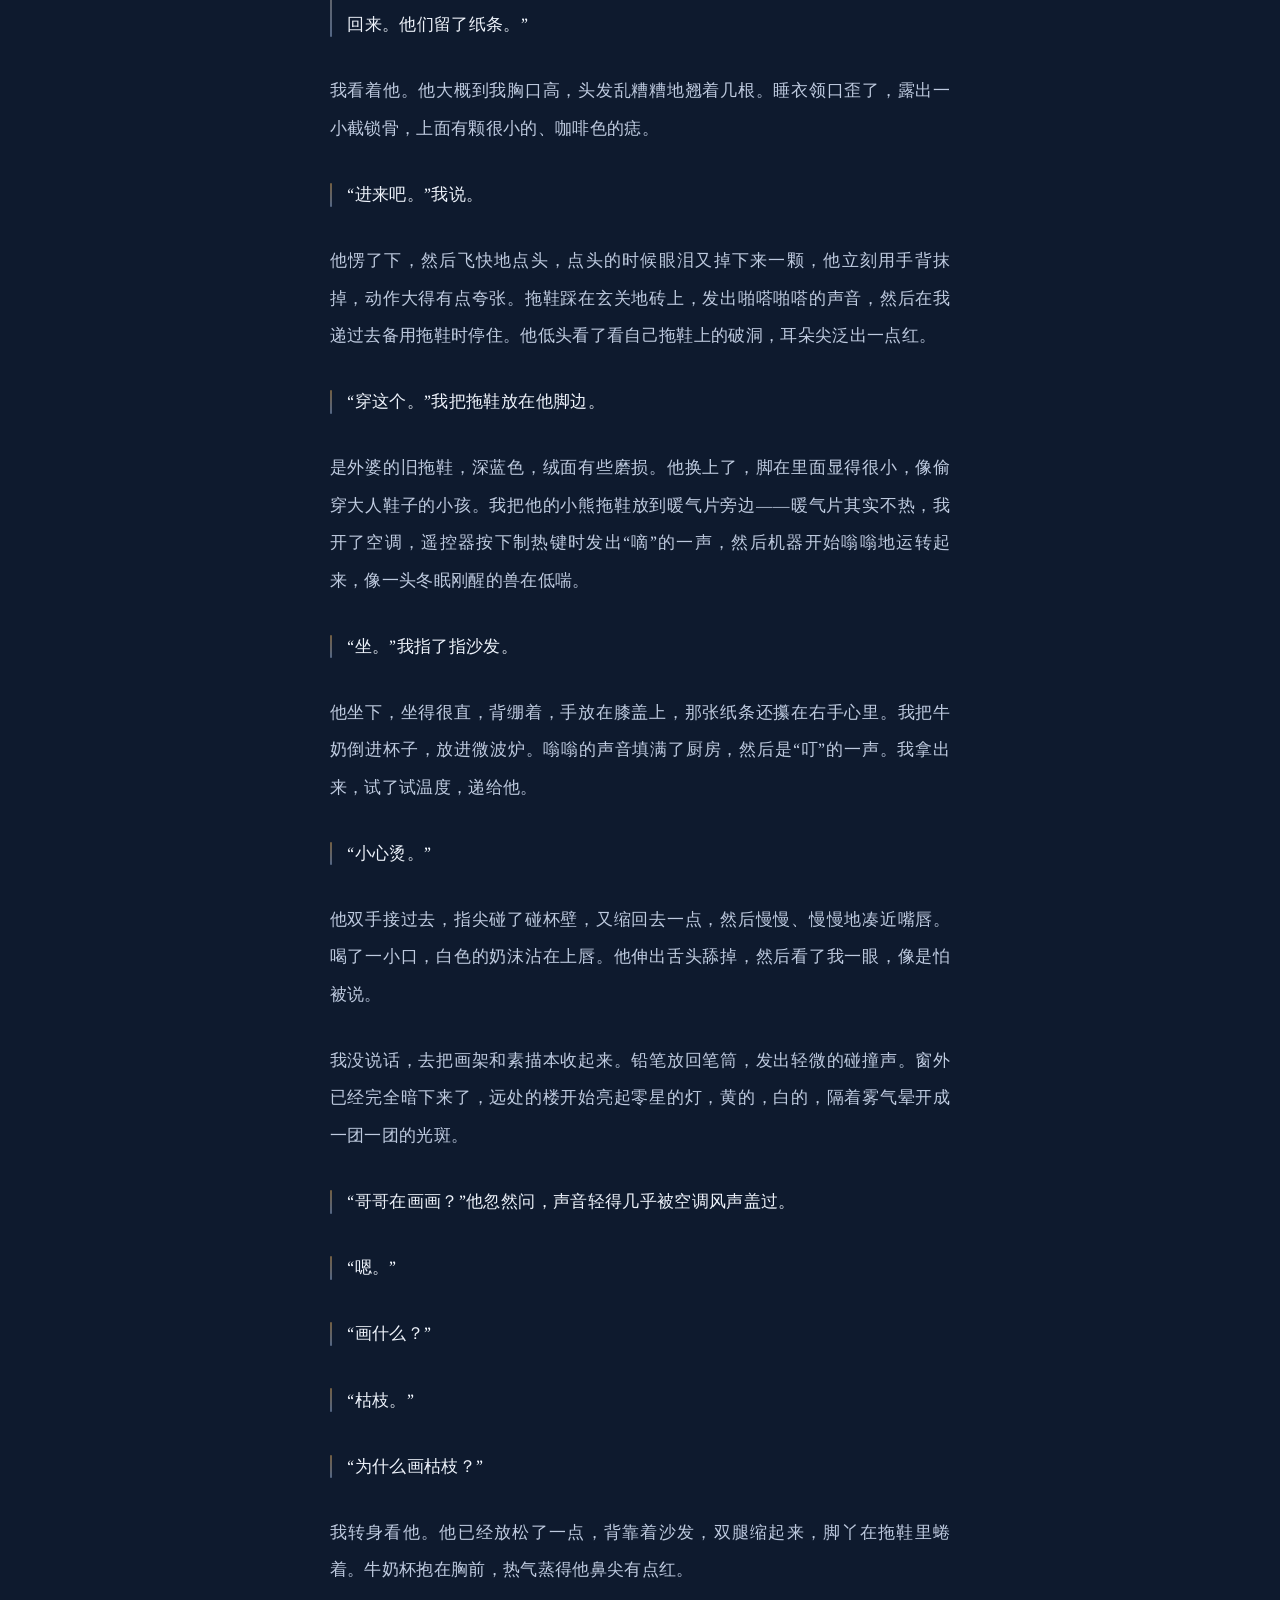
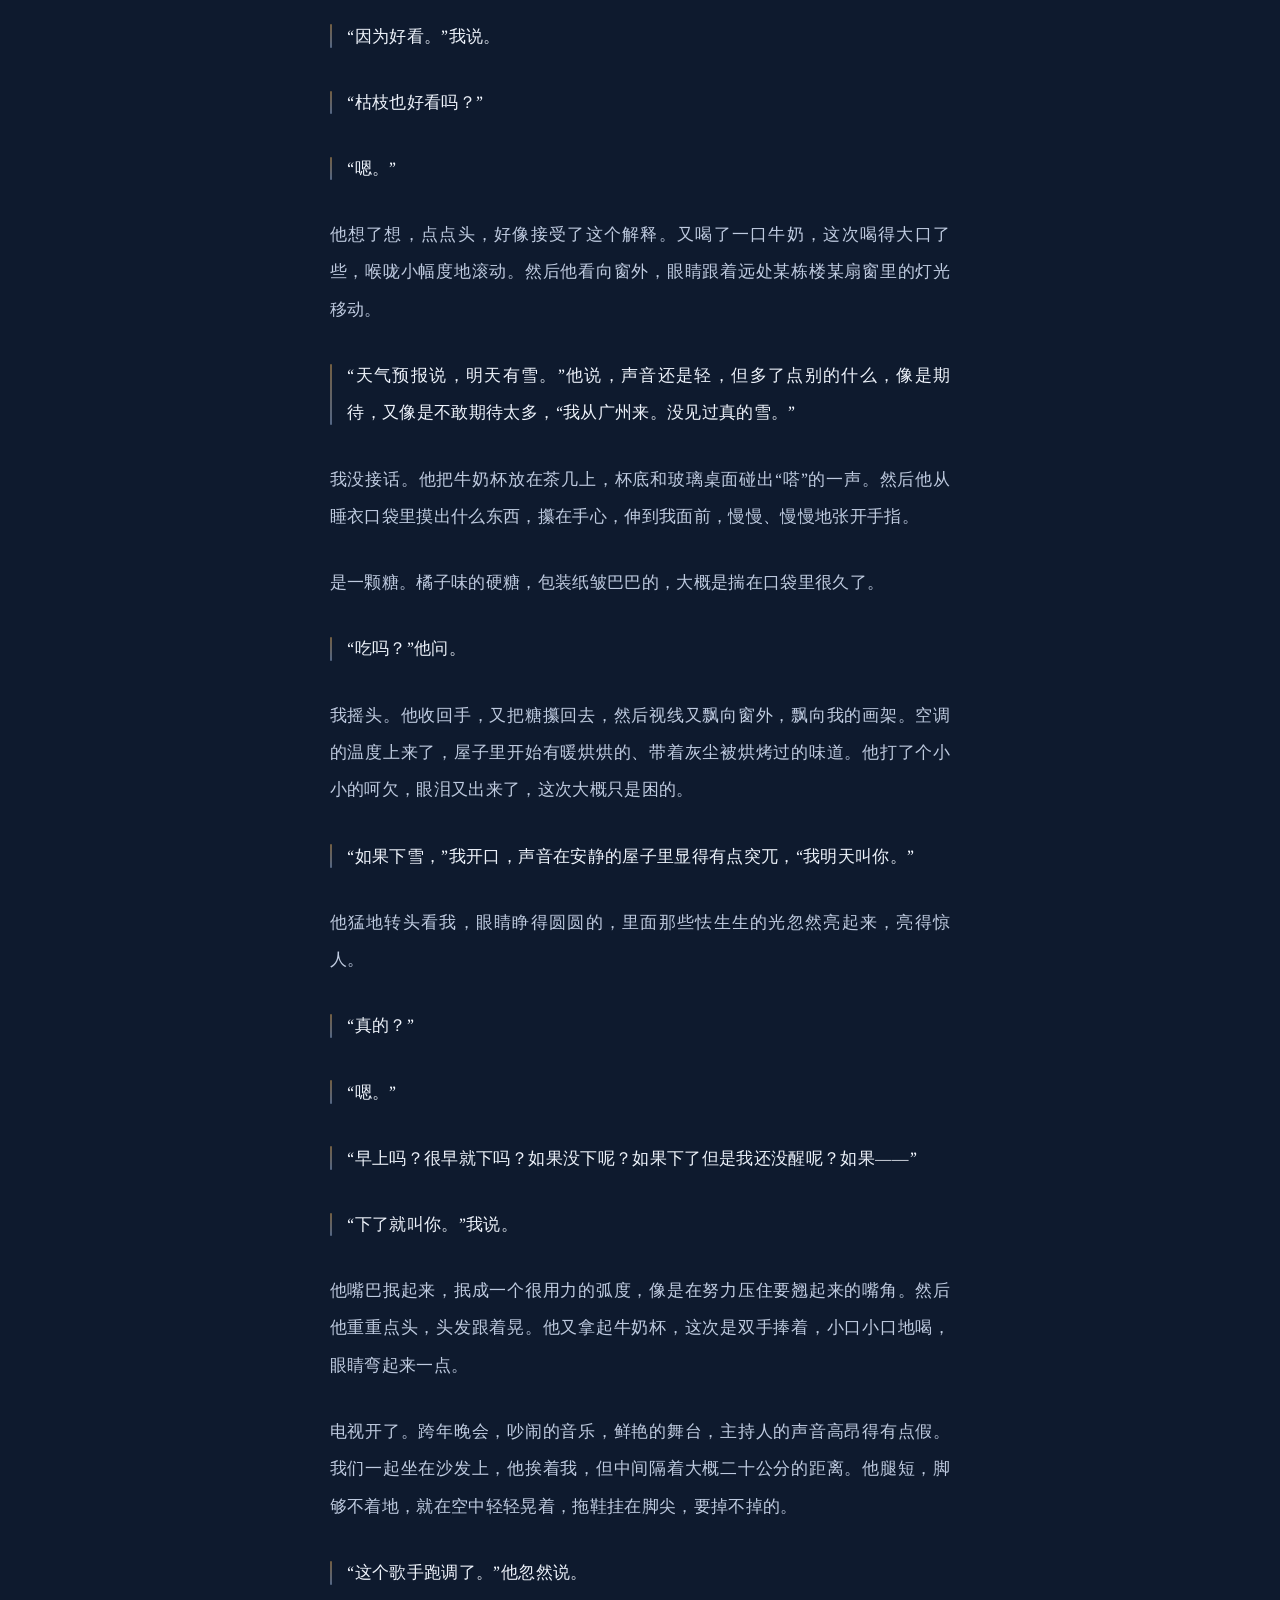
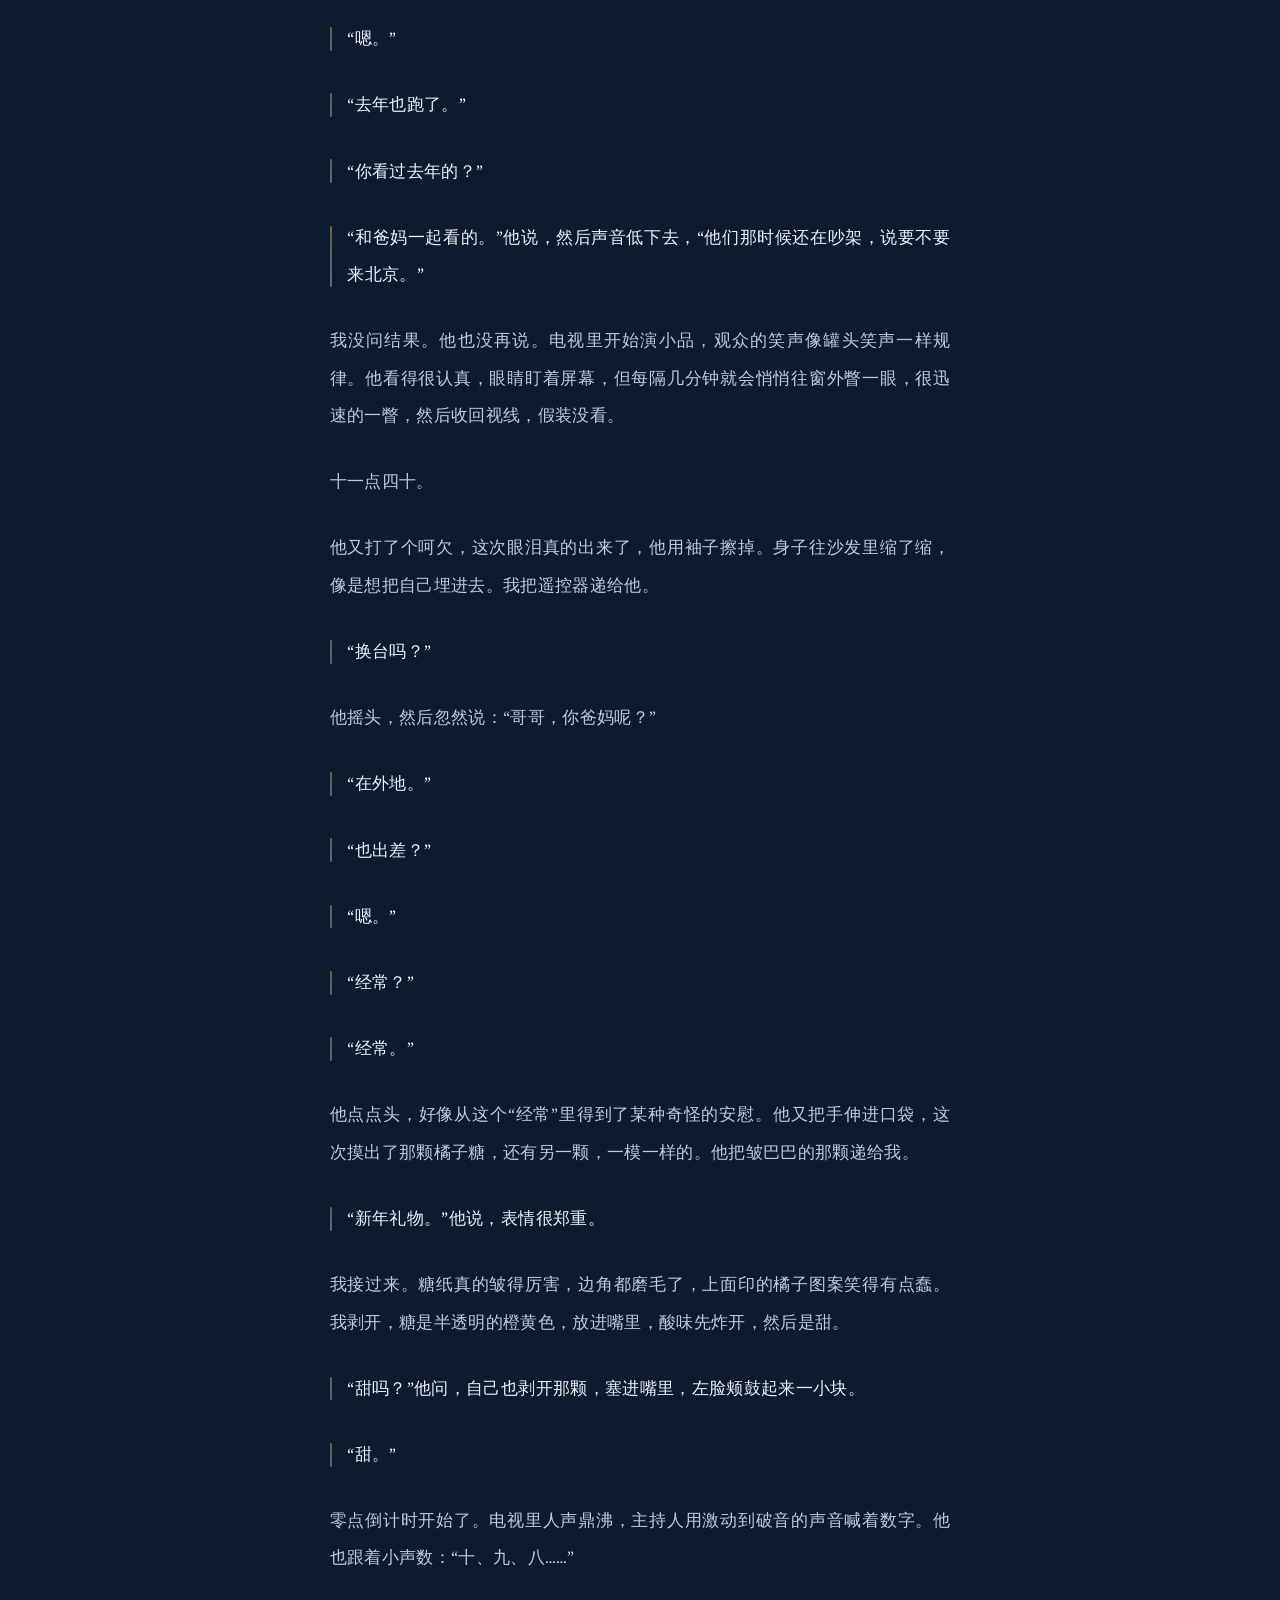
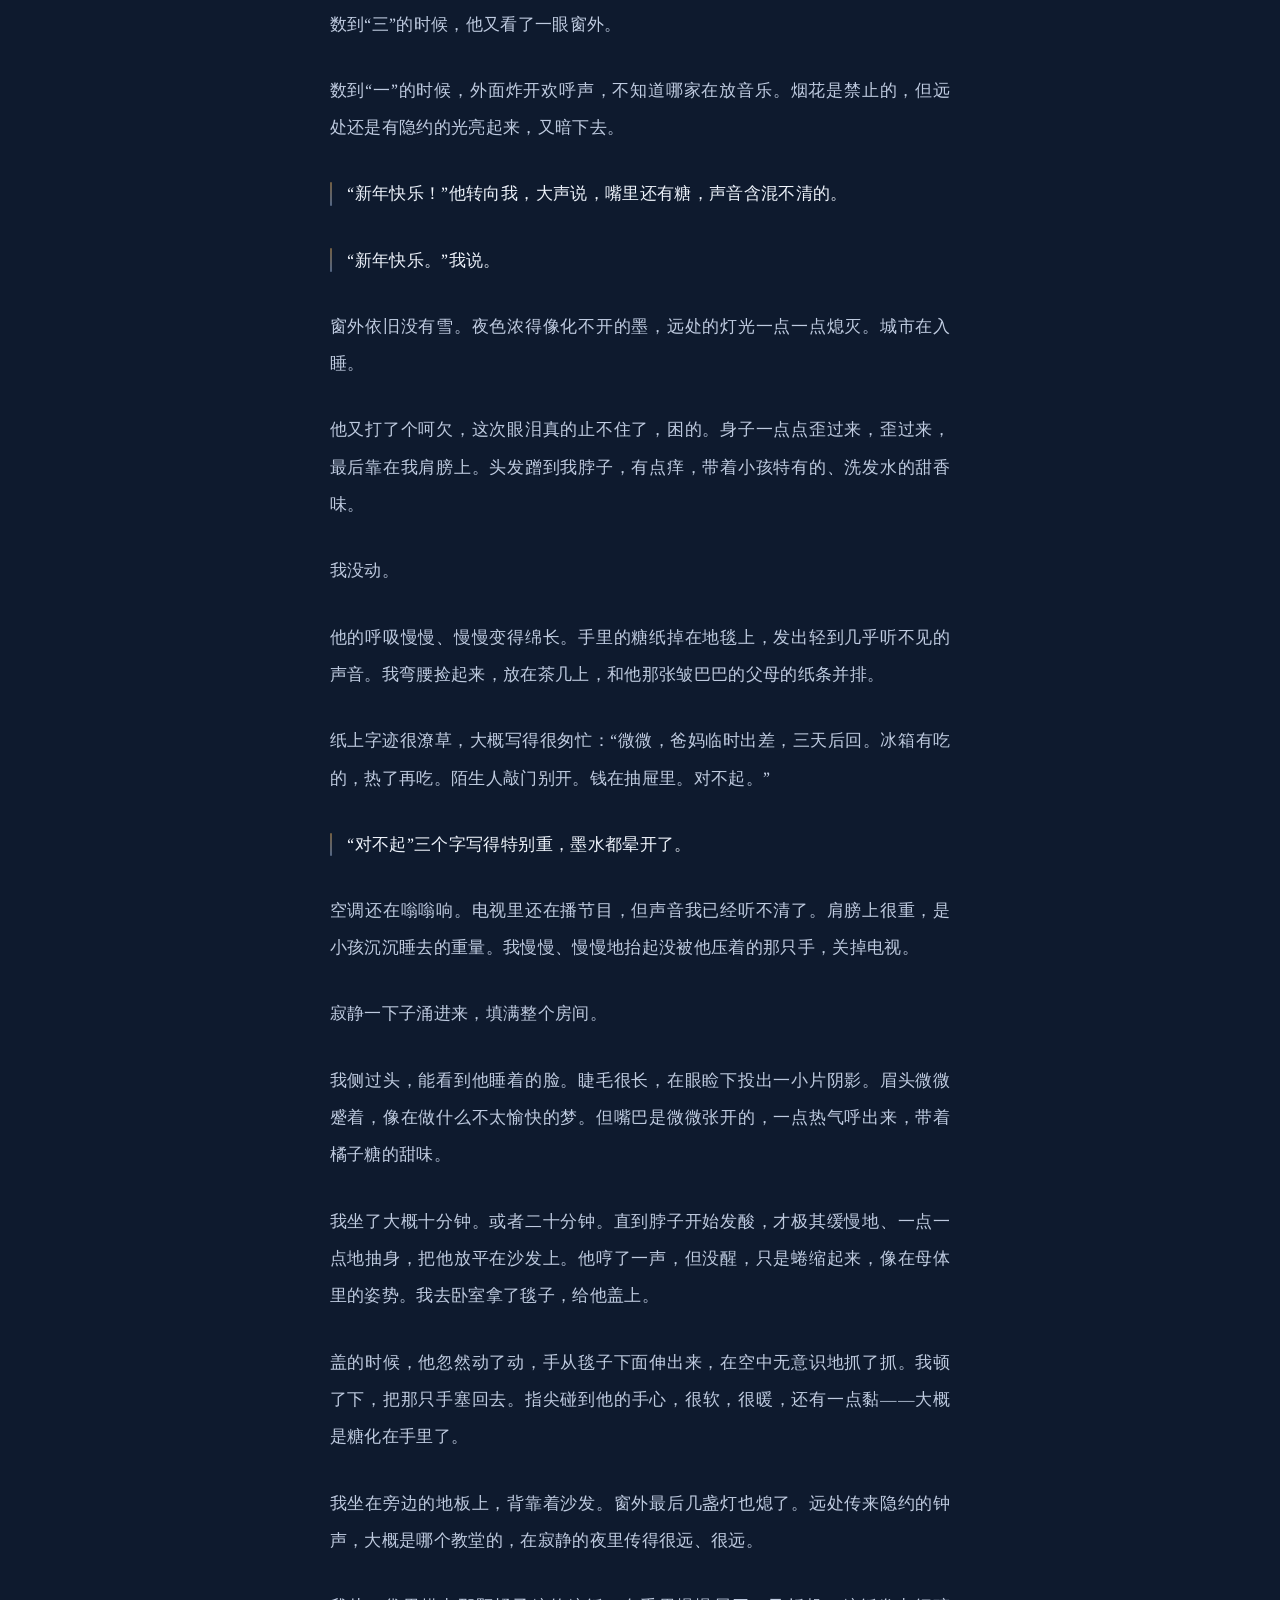
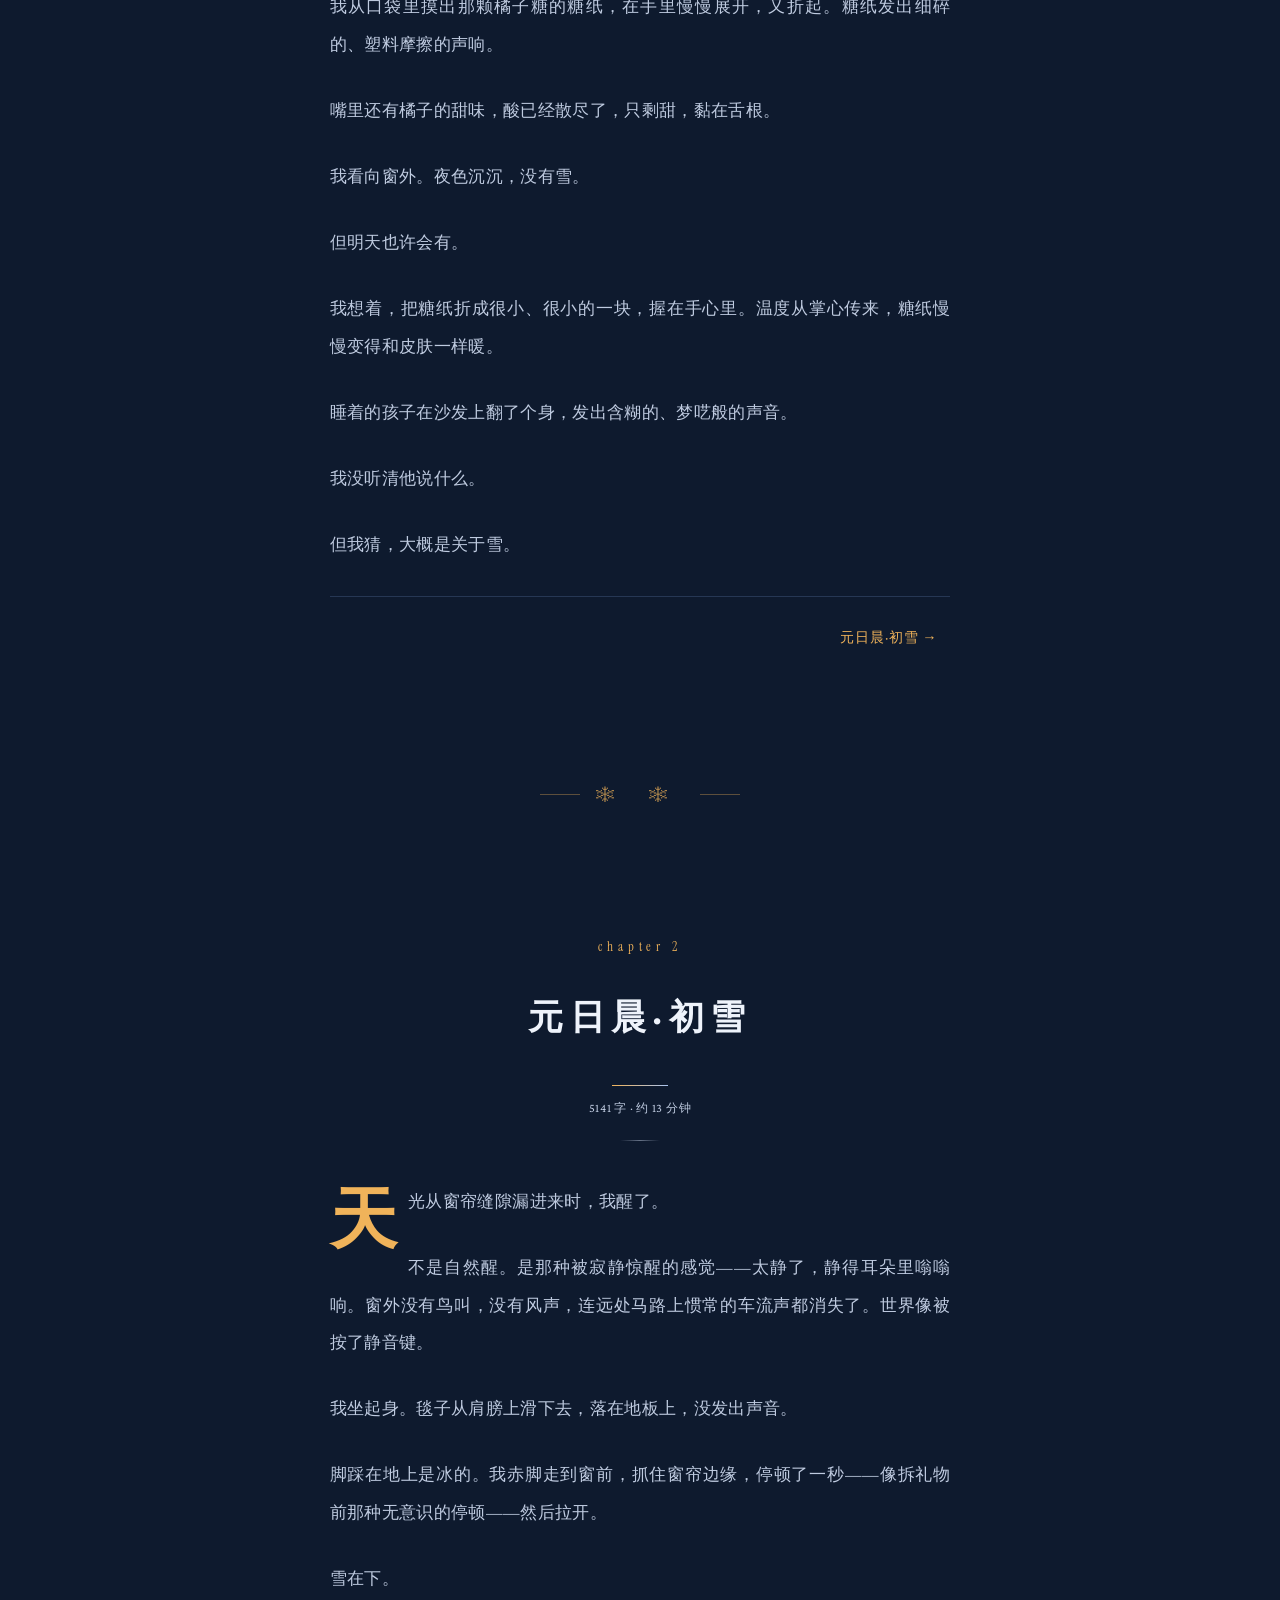
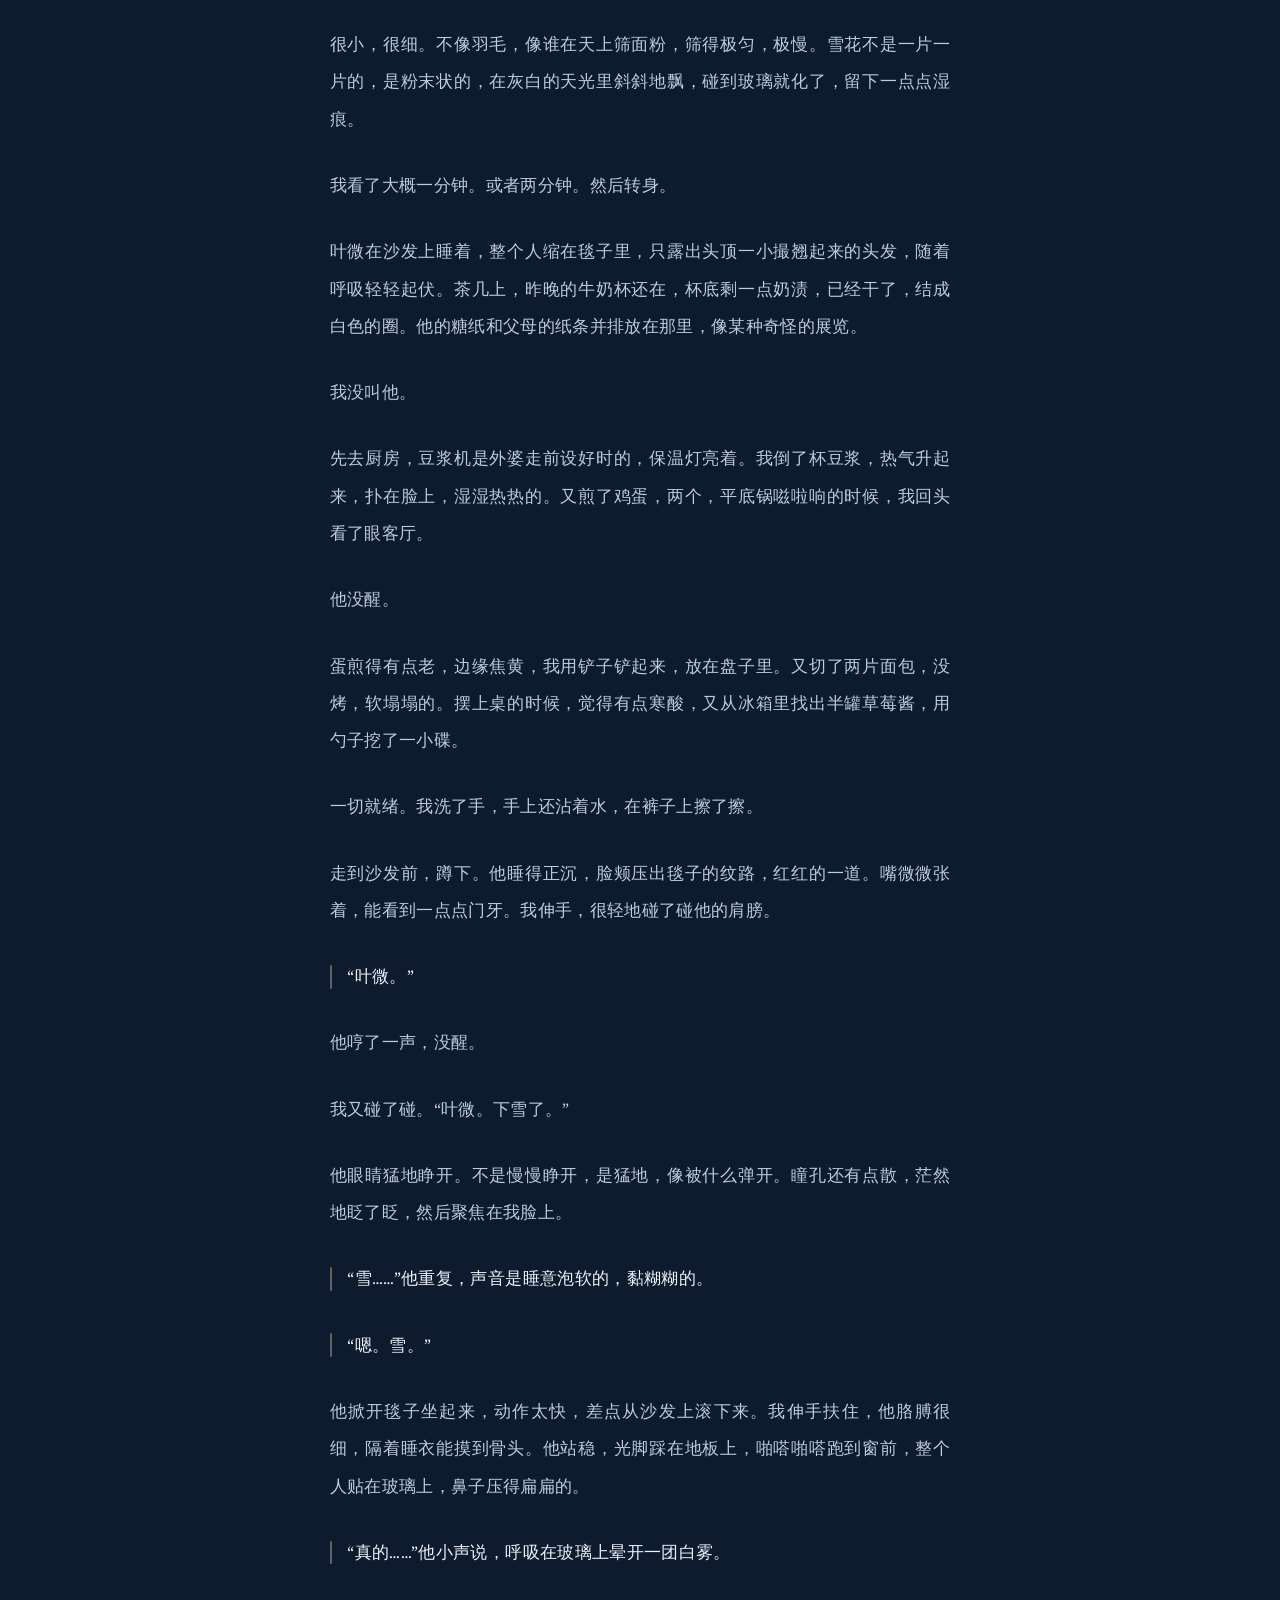
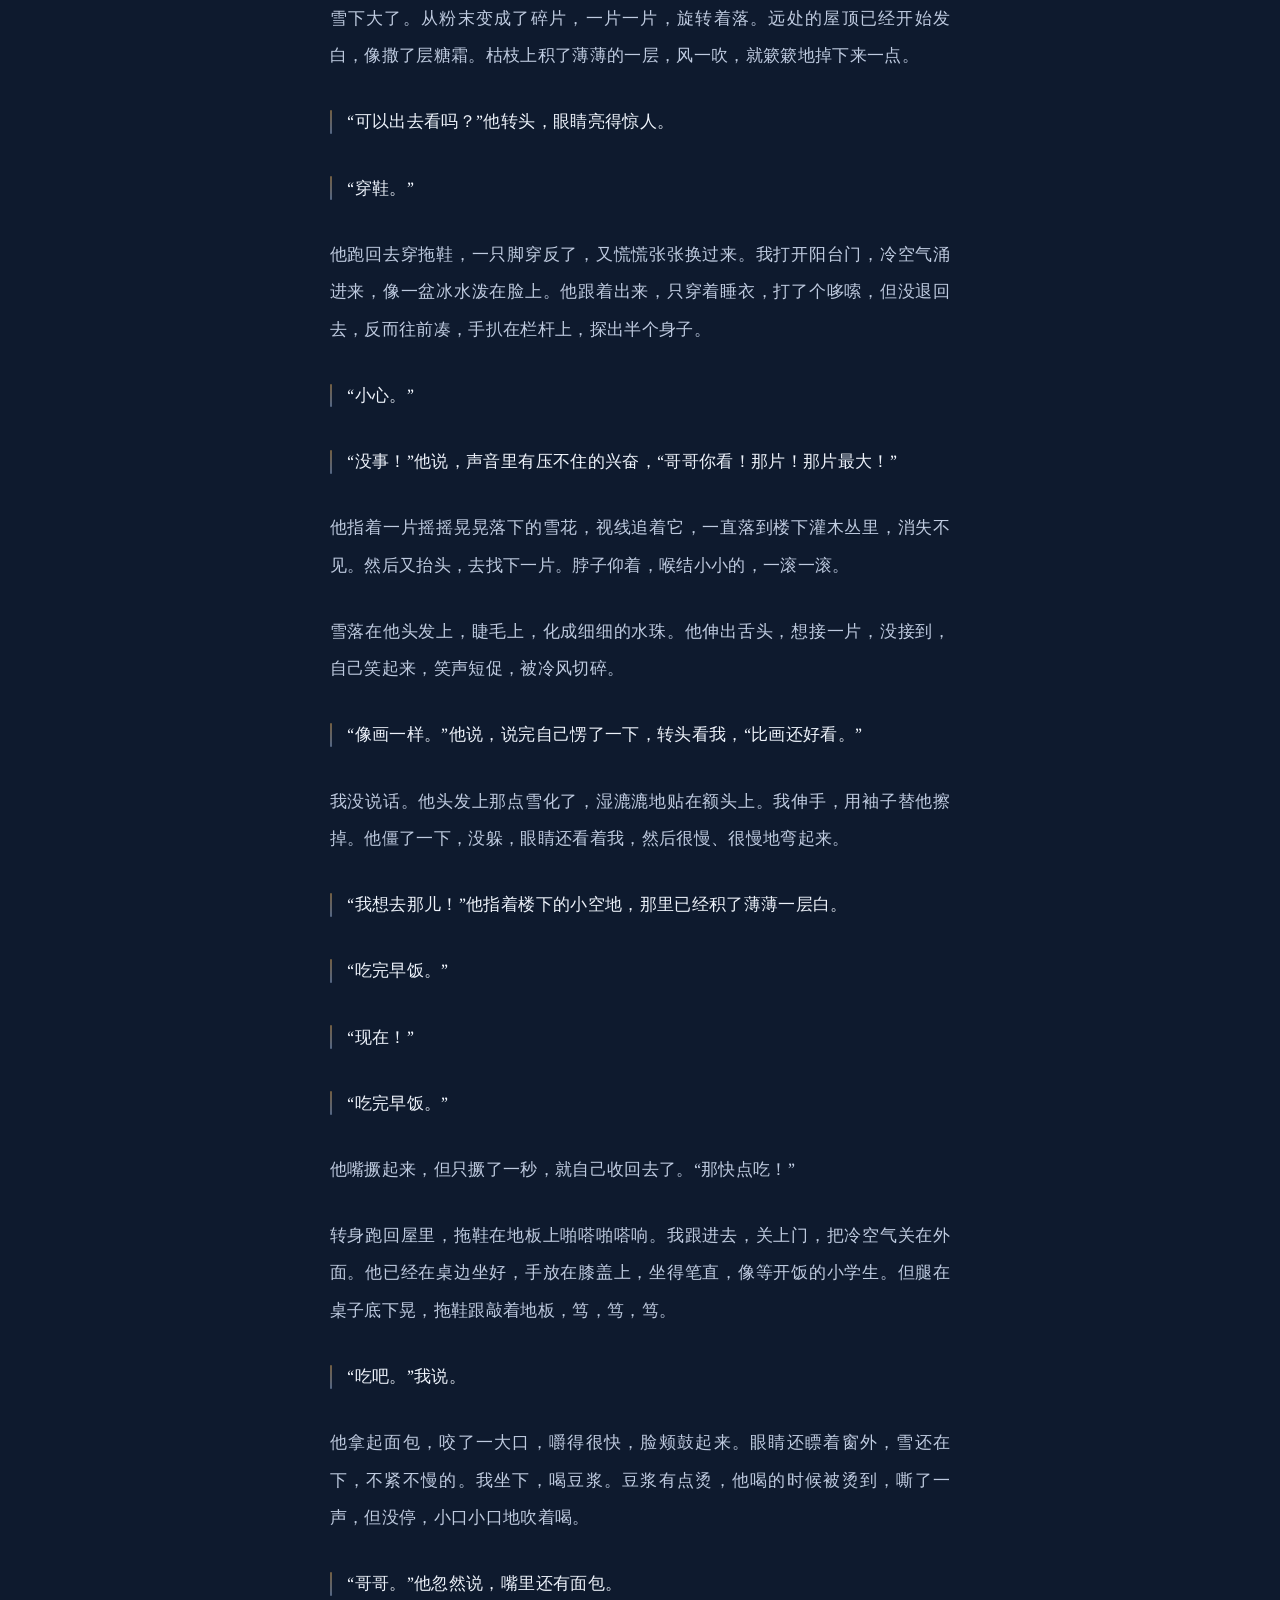
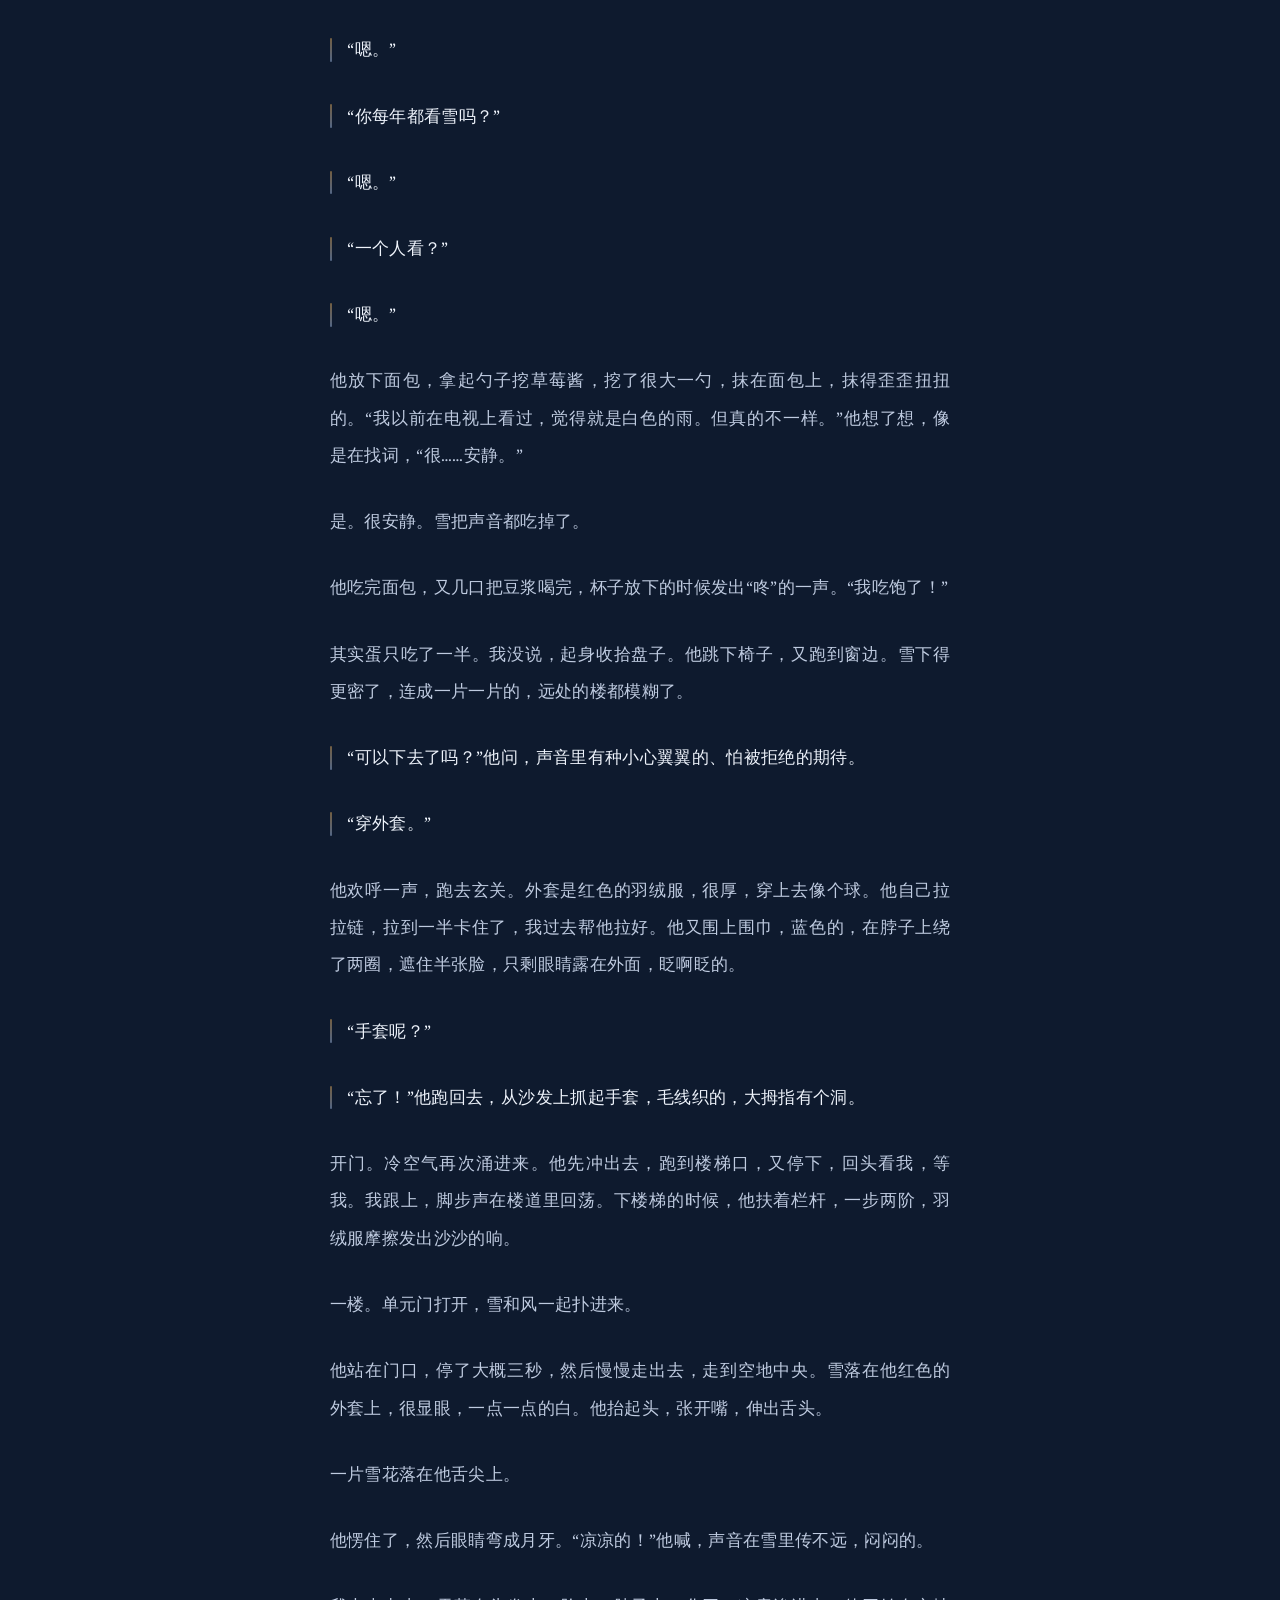
<file: story5.html>
<!DOCTYPE html>
<html lang="zh-CN">
<head>
<meta charset="UTF-8">
<meta name="viewport" content="width=device-width, initial-scale=1.0">
<meta name="description" content="除夕夜，对门新搬来的小孩敲开了我的门。新年钟声敲响时，蛰伏的心事悄然苏醒。">
<meta property="og:title" content="元日启蛰 · 除夕夜，对门新搬来的小孩敲开了我的门">
<meta property="og:description" content="除夕夜，对门新搬来的小孩敲开了我的门">
<meta property="og:image" content="https://SoleFish8.github.io/meet-you-summer/assets/cover_16x9.jpg">
<meta property="og:url" content="https://SoleFish8.github.io/meet-you-summer/story5.html">
<meta property="og:type" content="article">
<meta name="twitter:card" content="summary_large_image">
<meta name="twitter:title" content="元日启蛰 · 除夕夜，对门新搬来的小孩敲开了我的门">
<meta name="twitter:description" content="除夕夜，对门新搬来的小孩敲开了我的门">
<meta name="twitter:image" content="https://SoleFish8.github.io/meet-you-summer/assets/cover_16x9.jpg">
<link rel="manifest" href="manifest.json">
<meta name="theme-color" content="#f0b35a">
<link rel="icon" type="image/jpeg" href="assets/icon-192.jpg">
<link rel="apple-touch-icon" href="assets/icon-192.jpg">
<title>元日启蛰</title>
<link rel="preload" href="./_shared/fonts/CrimsonPro-Regular.ttf" as="font" type="font/ttf" crossorigin="">
<link rel="preload" href="./_shared/fonts/InstrumentSerif-Italic.ttf" as="font" type="font/ttf" crossorigin="">
<style>
:root{
  --bg:#0e1a2e;
  --bg2:#16263f;
  --bg3:#090f1c;
  --ink:#eef3fb;
  --muted:#bfcbe0;
  --faint:#6d7d99;
  --rule:#263754;
  --accent:#f0b35a;
  --accent2:#a9c4f0;
  --accent-soft:rgba(240,179,90,0.13);
  --accent2-soft:rgba(169,196,240,0.13);
  --paper:#12203a;
}
*{margin:0;padding:0;box-sizing:border-box;}
@font-face{
  font-family:'CrimsonPro';
  src:url('./_shared/fonts/CrimsonPro-Regular.ttf') format('truetype');
  font-weight:400;font-style:normal;font-display:swap;
}
@font-face{
  font-family:'CrimsonPro';
  src:url('./_shared/fonts/CrimsonPro-Italic.ttf') format('truetype');
  font-weight:400;font-style:italic;font-display:swap;
}
@font-face{
  font-family:'CrimsonPro';
  src:url('./_shared/fonts/CrimsonPro-Bold.ttf') format('truetype');
  font-weight:700;font-style:normal;font-display:swap;
}
@font-face{
  font-family:'InstrumentSerif';
  src:url('./_shared/fonts/InstrumentSerif-Regular.ttf') format('truetype');
  font-weight:400;font-style:normal;font-display:swap;
}
@font-face{
  font-family:'InstrumentSerif';
  src:url('./_shared/fonts/InstrumentSerif-Italic.ttf') format('truetype');
  font-weight:400;font-style:italic;font-display:swap;
}
html{scroll-behavior:smooth;}
body{
  background:var(--bg);
  color:var(--ink);
  font-family:"CrimsonPro","Noto Serif CJK SC","Source Han Serif SC","Songti SC","STSong","SimSun",serif;
  font-size:18px;
  line-height:2.15;
  letter-spacing:0.02em;
  overflow-x:hidden;
}
::selection{background:rgba(240,179,90,0.3);color:#fff;}
::-webkit-scrollbar{width:10px;}
::-webkit-scrollbar-track{background:var(--bg3);}
::-webkit-scrollbar-thumb{background:linear-gradient(180deg,#2c4061,#1a2740);border-radius:6px;border:2px solid var(--bg3);}
::-webkit-scrollbar-thumb:hover{background:linear-gradient(180deg,#39507a,#263754);}
.progress{position:fixed;top:0;left:0;height:2px;width:0;z-index:60;
  background:linear-gradient(90deg,var(--accent),var(--accent2));
  box-shadow:0 0 14px rgba(240,179,90,0.55);}
body::before{
  content:"";position:fixed;inset:0;z-index:-1;pointer-events:none;
  background:
    radial-gradient(1100px 620px at 85% -6%, rgba(169,196,240,0.12), transparent 60%),
    radial-gradient(900px 700px at -12% 38%, rgba(240,179,90,0.08), transparent 60%),
    radial-gradient(1000px 800px at 50% 112%, rgba(9,15,28,0.9), transparent 70%);
}

/* ---------- Top nav ---------- */
.topnav{position:fixed;top:0;left:0;right:0;z-index:50;display:flex;justify-content:space-between;
  align-items:center;padding:0.9rem 1.6rem;background:rgba(14,26,46,0.82);backdrop-filter:blur(8px);
  border-bottom:1px solid var(--rule);}
.topnav a{color:var(--muted);text-decoration:none;font-size:0.85rem;letter-spacing:0.08em;transition:color .2s;}
.topnav a:hover{color:var(--accent);}
.topnav .brand{font-family:"CrimsonPro",serif;font-style:italic;font-display:swap;color:var(--accent);letter-spacing:0.06em;}

/* ---------- Hero (winter night, no illustration) ---------- */
.s5-hero{position:relative;min-height:88vh;display:flex;align-items:center;justify-content:center;
  text-align:center;padding:7rem 1.6rem 4rem;overflow:hidden;
  background:
    radial-gradient(760px 480px at 74% 30%, rgba(240,179,90,0.14), transparent 62%),
    linear-gradient(180deg,var(--bg3) 0%,var(--bg) 55%,var(--bg2) 100%);}
.s5-hero .wrap{max-width:780px;position:relative;z-index:3;}
.s5-kicker{font-family:"CrimsonPro",serif;font-style:italic;font-display:swap;letter-spacing:0.32em;font-size:0.9rem;
  color:var(--accent);margin-bottom:1.7rem;text-transform:lowercase;}
.s5-title{font-size:clamp(2.8rem,8vw,5rem);font-weight:700;letter-spacing:0.16em;line-height:1.15;color:var(--ink);
  text-shadow:0 0 40px rgba(240,179,90,0.25);}
.s5-sub{margin-top:1.3rem;font-size:clamp(1rem,2.6vw,1.3rem);color:var(--muted);letter-spacing:0.1em;}
.s5-hero .author{color:var(--muted);}
.s5-rule{width:64px;height:2px;margin:1.9rem auto;background:linear-gradient(90deg,var(--accent),var(--accent2));}
.s5-desc{margin:0 auto;max-width:38rem;font-size:0.98rem;color:var(--muted);line-height:2;}
.s5-desc b{color:var(--ink);font-weight:600;}

/* moon glow + drifting snow to evoke a winter night */
.moon{position:absolute;top:13%;right:13%;width:92px;height:92px;border-radius:50%;z-index:2;
  background:radial-gradient(circle at 40% 36%, #fbf6e8, #eaf1fb 50%, #c9d8f0 78%, rgba(201,216,240,0) 100%);
  box-shadow:0 0 70px 22px rgba(201,216,240,0.28),0 0 160px 60px rgba(169,196,240,0.10);
  opacity:0.9;animation:breath 6s ease-in-out infinite;}
@keyframes breath{0%,100%{opacity:0.75;transform:scale(1);}50%{opacity:1;transform:scale(1.05);}}
.snows{position:absolute;inset:0;pointer-events:none;z-index:1;overflow:hidden;}
.snow{position:absolute;top:-6%;width:6px;height:6px;border-radius:50%;
  background:radial-gradient(circle at 35% 35%, #ffffff, rgba(220,236,255,0.7));
  box-shadow:0 0 6px rgba(255,255,255,0.5);
  opacity:0;animation:snowfall linear infinite;}
@keyframes snowfall{0%{transform:translateY(0) translateX(0);opacity:0;}
  8%{opacity:0.9;}
  100%{transform:translateY(92vh) translateX(-5vw);opacity:0;}}

/* ---------- Layout ---------- */
.wrap{max-width:42rem;margin:0 auto;padding:0 1.6rem;}

/* ---------- TOC ---------- */
.toc{padding:1rem 0 3.5rem;}
.toc-card{background:linear-gradient(180deg,var(--paper),rgba(18,32,58,0.55));border:1px solid var(--rule);border-radius:16px;
  padding:3rem 2.8rem;box-shadow:0 18px 48px rgba(0,0,0,0.4);}
.toc-title{text-align:center;font-size:1.2rem;font-weight:700;letter-spacing:0.32em;color:var(--ink);}
.toc-title::before{content:"❄";display:block;font-family:"InstrumentSerif",serif;font-size:1rem;color:var(--accent);
  letter-spacing:0;margin-bottom:1.1rem;opacity:0.9;text-shadow:0 0 18px rgba(240,179,90,0.5);}
.toc-rule{width:48px;height:1px;margin:1.2rem auto 2.2rem;background:linear-gradient(90deg,transparent,var(--accent),transparent);}
.toc-list{list-style:none;max-width:30rem;margin:0 auto;columns:1;}
.toc-list li{margin-bottom:0.7rem;text-align:center;}
.toc-list a{color:var(--muted);text-decoration:none;font-size:0.98rem;letter-spacing:0.06em;transition:color .2s;}
.toc-list a:hover{color:var(--accent);}

/* ---------- Chapter ---------- */
.chapter{padding:5.8rem 1.6rem 1.5rem;max-width:42rem;margin:0 auto;}
.chapter-head{text-align:center;margin-bottom:3.8rem;position:relative;}
.chapter-head::after{content:"";position:absolute;bottom:-1.2rem;left:50%;transform:translateX(-50%);
  width:40px;height:1px;background:linear-gradient(90deg,transparent,var(--muted),transparent);opacity:0.5;}
.ch-compact{font-family:"InstrumentSerif",serif;letter-spacing:0.38em;font-size:0.82rem;color:var(--accent);
  text-transform:lowercase;margin-bottom:1.2rem;}
.ch-zh{font-size:clamp(1.6rem,4.4vw,2.2rem);font-weight:600;letter-spacing:0.18em;color:var(--ink);}
.ch-rule{width:56px;height:1px;margin:1.8rem auto 0;background:linear-gradient(90deg,var(--accent),var(--accent2));}

.story-para{margin-bottom:1.8rem;text-align:justify;color:var(--muted);line-height:2.2;}
.story-para:first-of-type .drop{font-family:"InstrumentSerif",serif;font-size:4.2rem;line-height:0.8;float:left;
  padding:0.6rem 0.7rem 0.2rem 0;color:var(--accent);font-weight:700;}
mark.key{background:none;color:var(--accent);font-weight:600;}
.dialogue{color:#eef3fb;position:relative;padding-left:1.05em;}
.dialogue::before{content:"";position:absolute;left:0;top:0.4em;bottom:0.4em;width:2px;
  background:linear-gradient(180deg,var(--accent),var(--accent2));border-radius:2px;opacity:0.45;}
.story-para.em{text-align:center;color:var(--muted);padding:1.8rem 0 1rem;
  margin:2rem 0;border-top:1px solid var(--rule);border-bottom:1px solid var(--rule);
  background:var(--accent-soft);}
.story-para.em .quote{font-family:"InstrumentSerif",serif;font-style:italic;font-display:swap;color:var(--accent2);
  font-size:1.1rem;letter-spacing:0.08em;line-height:1.8;}

.orn{text-align:center;margin:4.5rem 0 1.5rem;color:var(--accent);font-family:"InstrumentSerif",serif;
  font-size:1.2rem;letter-spacing:0.8em;opacity:0.7;}
.orn::before{content:"";display:inline-block;width:2.5rem;height:1px;background:var(--accent);opacity:0.5;
  margin:0 1rem 0.3rem 0;vertical-align:middle;}
.orn::after{content:"";display:inline-block;width:2.5rem;height:1px;background:var(--accent);opacity:0.5;
  margin:0 0 0.3rem 1rem;vertical-align:middle;}

/* ---------- Ending ---------- */
.ending{padding:7rem 1.6rem 5rem;text-align:center;position:relative;max-width:42rem;margin:0 auto;}
.ending::before{content:"";display:block;width:2rem;height:1px;margin:0 auto 3rem;
  background:linear-gradient(90deg,transparent,var(--accent),transparent);}
.ending .glyph{font-size:2.6rem;color:var(--accent);line-height:1;text-shadow:0 0 32px rgba(240,179,90,0.55);
  animation:pulseGlyph 3s ease-in-out infinite;}
@keyframes pulseGlyph{0%,100%{opacity:0.7;transform:scale(1);}50%{opacity:1;transform:scale(1.15);}}
.ending .big{font-size:clamp(2rem,5.5vw,2.8rem);font-weight:700;letter-spacing:0.2em;margin-top:2rem;color:var(--ink);}
.ending .en{font-family:"InstrumentSerif",serif;font-style:italic;font-display:swap;font-size:clamp(1.2rem,3.4vw,1.7rem);
  color:var(--accent2);margin-top:1.4rem;letter-spacing:0.06em;}
.ending p{margin:2rem auto 0;max-width:32rem;color:var(--muted);font-size:1rem;line-height:2.1;}

/* ---------- Footer ---------- */
footer{padding:2.5rem 1.6rem 5rem;text-align:center;color:var(--faint);font-size:0.85rem;}
footer .small{letter-spacing:0.2em;}

/* ---------- Responsive ---------- */
@media (max-width:600px){
  body{font-size:16px;line-height:2;}
  .wrap{padding:0 1.25rem;}
  .s5-hero{min-height:74vh;padding:6rem 1.4rem 3rem;}
  .moon{width:64px;height:64px;top:12%;right:10%;}
  .chapter{padding:4.5rem 1.25rem 0.5rem;}
  .chapter-head{margin-bottom:3rem;}
  .story-para{margin-bottom:1.5rem;line-height:2.1;}
  .story-para:first-of-type .drop{font-size:3.4rem;}
  .orn{margin:3.2rem 0 1rem;}
  .ending{padding:5rem 0 3.5rem;}
  .toc-card{padding:2rem 1.4rem;}
}
@media (max-width:400px){
  .s5-title{font-size:clamp(2.2rem,11vw,3rem);}
  .ch-zh{font-size:1.35rem;}
  .ending .big{font-size:1.7rem;}
  .ending .en{font-size:1.15rem;}
}
</style>
<script defer src="https://cloud.umami.is/script.js" data-website-id="83ac92dc-f4b5-4266-9c81-300cca5a505e"></script>
<link rel="stylesheet" href="./_shared/reader.css">

<script type="application/ld+json">
{
  "@context": "https://schema.org",
  "@type": "Article",
  "headline": "元日启蛰",
  "description": "除夕夜，对门新搬来的小孩敲开了我的门",
  "url": "https://SoleFish8.github.io/meet-you-summer/story5.html",
  "inLanguage": "zh-CN",
  "author": { "@type": "Person", "name": "SoleFish" }
}
</script>
</head>
<body>
<a href="#toc" id="skip-to-content">跳到内容</a>
<div class="progress" id="progress"></div>
<nav class="topnav"><span class="brand">元日启蛰</span><a href="index.html">返回首页</a></nav>

<!-- ================= STORY FIVE HERO ================= -->
<header class="s5-hero">
  <div class="snows" id="snows"></div>
  <div class="moon"></div>
  <div class="wrap">
    <div class="s5-kicker">The First Snow of the New Year</div>
    <h1 class="s5-title">元日启蛰</h1>
    <div class="s5-sub">一宵守岁，一捧初雪，和一个从此每年都要兑现的约定</div>
    <div class="author">作者：一尾鱼</div>
    <div class="s5-rule"></div>
    <p class="s5-desc">除夕夜，对门新搬来的小孩敲开了我的门。暖气坏了，父母出差，他攥着皱巴巴的橘子糖站在昏暗的楼道里，眼睛像刚从暗处钻出来的、受了惊的小动物。那一夜之后，雪开始落下——而有些约定，要在往后每一个冬天里，慢慢兑现。</p>
  </div>
</header>

<!-- ================= STORY FIVE TOC ================= -->
<section class="toc">
  <div class="wrap">
    <div class="toc-card">
      <div class="toc-title">目录</div>
      <div class="toc-rule"></div>
      <ol class="toc-list">
        <li><a href="#c1">元日晨·叩门声</a></li>
        <li><a href="#c2">元日晨·初雪</a></li>
      </ol>
    </div>
  </div>
</section>

<!-- ================= STORY FIVE BODY / CHAPTER 1 ================= -->
<section class="chapter" id="c1">
  <div class="chapter-head">
    <div class="ch-compact">Chapter 1</div>
    <h2 class="ch-zh">元日晨·叩门声</h2>
    <div class="ch-rule"></div>
  </div>
  <p class="story-para"><span class="drop">铅</span>笔尖在纸上摩擦的声音，是这间屋子里唯一的声响。</p>
  <p class="story-para">不，其实还有暖气片偶尔的咔嗒声，远处隐约传来的电视声，以及——我停下手，笔尖悬在素描本上方三毫米处——楼道里那种细碎的、压抑的、像小动物被困住的声音。</p>
  <p class="story-para">我皱了皱眉，把铅笔放下。</p>
  <p class="story-para">窗外是十二月三十一日下午四点的天色，灰白里透着点将暗未暗的蓝。我画的是对面楼顶那截枯枝，在风里微微颤着，线条已经勾勒了七七八八，就差最后一点明暗。外婆回老家前说：“溪啊，就三天，自己行不行？”我说行，当然行。她说冰箱里饺子馄饨都有，热热就能吃。我说好。</p>
  <p class="story-para">我站起身。膝盖因为坐太久发出轻轻的“咔”。</p>
  <p class="story-para">那声音还在。</p>
  <p class="story-para">不是幻觉。像是……抽泣？很小，很小，压在喉咙深处的那种。偶尔漏出来一点点，又马上被吞回去。</p>
  <p class="story-para">我走到门前，手放在把手上，停顿了三秒。从猫眼看出去。</p>
  <p class="story-para">是对门那个新搬来的小孩。</p>
  <p class="story-para">我见过两次。一次是他们搬家那天，他抱着一箱书摇摇晃晃走进电梯，头发很软，在电梯灯光下泛着浅棕色。一次是前天，他在楼道里踢一个空易拉罐，咚，咚，咚，每一声都轻得像怕吵醒什么。然后他看见我开门，就立刻停下来，把易拉罐藏到身后，眼睛睁得圆圆的。</p>
  <p class="story-para">现在他站在门外，穿着厚厚的、印着小熊的珊瑚绒睡衣，脚上是毛茸茸的拖鞋，一只脚的大拇趾从破洞里探出来一点。他脸上有泪痕，新的叠着旧的，在手电筒似的楼道声控灯下亮晶晶的。手里紧紧攥着一张纸，攥得指节发白。</p>
  <p class="story-para">他抬起手，又放下。然后又抬起。</p>
  <p class="story-para">我拉开了门。</p>
  <p class="story-para">他吓得往后退了半步，拖鞋在地上拖出短促的摩擦声。楼道的灯“啪”一下灭了，他整个人就沉进昏暗里，只有那双眼睛还亮着，像刚从什么暗处钻出来的、受了惊的小动物。</p>
  <p class="story-para">“那个，”他开口，声音带着哭过之后的哑，又努力想装得正常点，“哥哥……我家的暖气，好像坏了。”</p>
  <p class="story-para">灯又亮了。他眨眨眼，睫毛上还挂着湿气。</p>
  <p class="story-para">“很冷。”他补充，然后像是想起什么似的，把那张皱巴巴的纸条往我这边递了递，又没真递过来，只是保持着那个姿势，“我爸妈……出差了。紧急的。说后天回来。他们留了纸条。”</p>
  <p class="story-para">我看着他。他大概到我胸口高，头发乱糟糟地翘着几根。睡衣领口歪了，露出一小截锁骨，上面有颗很小的、咖啡色的痣。</p>
  <p class="story-para">“进来吧。”我说。</p>
  <p class="story-para">他愣了下，然后飞快地点头，点头的时候眼泪又掉下来一颗，他立刻用手背抹掉，动作大得有点夸张。拖鞋踩在玄关地砖上，发出啪嗒啪嗒的声音，然后在我递过去备用拖鞋时停住。他低头看了看自己拖鞋上的破洞，耳朵尖泛出一点红。</p>
  <p class="story-para">“穿这个。”我把拖鞋放在他脚边。</p>
  <p class="story-para">是外婆的旧拖鞋，深蓝色，绒面有些磨损。他换上了，脚在里面显得很小，像偷穿大人鞋子的小孩。我把他的小熊拖鞋放到暖气片旁边——暖气片其实不热，我开了空调，遥控器按下制热键时发出“嘀”的一声，然后机器开始嗡嗡地运转起来，像一头冬眠刚醒的兽在低喘。</p>
  <p class="story-para">“坐。”我指了指沙发。</p>
  <p class="story-para">他坐下，坐得很直，背绷着，手放在膝盖上，那张纸条还攥在右手心里。我把牛奶倒进杯子，放进微波炉。嗡嗡的声音填满了厨房，然后是“叮”的一声。我拿出来，试了试温度，递给他。</p>
  <p class="story-para">“小心烫。”</p>
  <p class="story-para">他双手接过去，指尖碰了碰杯壁，又缩回去一点，然后慢慢、慢慢地凑近嘴唇。喝了一小口，白色的奶沫沾在上唇。他伸出舌头舔掉，然后看了我一眼，像是怕被说。</p>
  <p class="story-para">我没说话，去把画架和素描本收起来。铅笔放回笔筒，发出轻微的碰撞声。窗外已经完全暗下来了，远处的楼开始亮起零星的灯，黄的，白的，隔着雾气晕开成一团一团的光斑。</p>
  <p class="story-para">“哥哥在画画？”他忽然问，声音轻得几乎被空调风声盖过。</p>
  <p class="story-para">“嗯。”</p>
  <p class="story-para">“画什么？”</p>
  <p class="story-para">“枯枝。”</p>
  <p class="story-para">“为什么画枯枝？”</p>
  <p class="story-para">我转身看他。他已经放松了一点，背靠着沙发，双腿缩起来，脚丫在拖鞋里蜷着。牛奶杯抱在胸前，热气蒸得他鼻尖有点红。</p>
  <p class="story-para">“因为好看。”我说。</p>
  <p class="story-para">“枯枝也好看吗？”</p>
  <p class="story-para">“嗯。”</p>
  <p class="story-para">他想了想，点点头，好像接受了这个解释。又喝了一口牛奶，这次喝得大口了些，喉咙小幅度地滚动。然后他看向窗外，眼睛跟着远处某栋楼某扇窗里的灯光移动。</p>
  <p class="story-para">“天气预报说，明天有雪。”他说，声音还是轻，但多了点别的什么，像是期待，又像是不敢期待太多，“我从广州来。没见过真的雪。”</p>
  <p class="story-para">我没接话。他把牛奶杯放在茶几上，杯底和玻璃桌面碰出“嗒”的一声。然后他从睡衣口袋里摸出什么东西，攥在手心，伸到我面前，慢慢、慢慢地张开手指。</p>
  <p class="story-para">是一颗糖。橘子味的硬糖，包装纸皱巴巴的，大概是揣在口袋里很久了。</p>
  <p class="story-para">“吃吗？”他问。</p>
  <p class="story-para">我摇头。他收回手，又把糖攥回去，然后视线又飘向窗外，飘向我的画架。空调的温度上来了，屋子里开始有暖烘烘的、带着灰尘被烘烤过的味道。他打了个小小的呵欠，眼泪又出来了，这次大概只是困的。</p>
  <p class="story-para">“如果下雪，”我开口，声音在安静的屋子里显得有点突兀，“我明天叫你。”</p>
  <p class="story-para">他猛地转头看我，眼睛睁得圆圆的，里面那些怯生生的光忽然亮起来，亮得惊人。</p>
  <p class="story-para">“真的？”</p>
  <p class="story-para">“嗯。”</p>
  <p class="story-para">“早上吗？很早就下吗？如果没下呢？如果下了但是我还没醒呢？如果——”</p>
  <p class="story-para">“下了就叫你。”我说。</p>
  <p class="story-para">他嘴巴抿起来，抿成一个很用力的弧度，像是在努力压住要翘起来的嘴角。然后他重重点头，头发跟着晃。他又拿起牛奶杯，这次是双手捧着，小口小口地喝，眼睛弯起来一点。</p>
  <p class="story-para">电视开了。跨年晚会，吵闹的音乐，鲜艳的舞台，主持人的声音高昂得有点假。我们一起坐在沙发上，他挨着我，但中间隔着大概二十公分的距离。他腿短，脚够不着地，就在空中轻轻晃着，拖鞋挂在脚尖，要掉不掉的。</p>
  <p class="story-para">“这个歌手跑调了。”他忽然说。</p>
  <p class="story-para">“嗯。”</p>
  <p class="story-para">“去年也跑了。”</p>
  <p class="story-para">“你看过去年的？”</p>
  <p class="story-para">“和爸妈一起看的。”他说，然后声音低下去，“他们那时候还在吵架，说要不要来北京。”</p>
  <p class="story-para">我没问结果。他也没再说。电视里开始演小品，观众的笑声像罐头笑声一样规律。他看得很认真，眼睛盯着屏幕，但每隔几分钟就会悄悄往窗外瞥一眼，很迅速的一瞥，然后收回视线，假装没看。</p>
  <p class="story-para">十一点四十。</p>
  <p class="story-para">他又打了个呵欠，这次眼泪真的出来了，他用袖子擦掉。身子往沙发里缩了缩，像是想把自己埋进去。我把遥控器递给他。</p>
  <p class="story-para">“换台吗？”</p>
  <p class="story-para">他摇头，然后忽然说：“哥哥，你爸妈呢？”</p>
  <p class="story-para">“在外地。”</p>
  <p class="story-para">“也出差？”</p>
  <p class="story-para">“嗯。”</p>
  <p class="story-para">“经常？”</p>
  <p class="story-para">“经常。”</p>
  <p class="story-para">他点点头，好像从这个“经常”里得到了某种奇怪的安慰。他又把手伸进口袋，这次摸出了那颗橘子糖，还有另一颗，一模一样的。他把皱巴巴的那颗递给我。</p>
  <p class="story-para">“新年礼物。”他说，表情很郑重。</p>
  <p class="story-para">我接过来。糖纸真的皱得厉害，边角都磨毛了，上面印的橘子图案笑得有点蠢。我剥开，糖是半透明的橙黄色，放进嘴里，酸味先炸开，然后是甜。</p>
  <p class="story-para">“甜吗？”他问，自己也剥开那颗，塞进嘴里，左脸颊鼓起来一小块。</p>
  <p class="story-para">“甜。”</p>
  <p class="story-para">零点倒计时开始了。电视里人声鼎沸，主持人用激动到破音的声音喊着数字。他也跟着小声数：“十、九、八……”</p>
  <p class="story-para">数到“三”的时候，他又看了一眼窗外。</p>
  <p class="story-para">数到“一”的时候，外面炸开欢呼声，不知道哪家在放音乐。烟花是禁止的，但远处还是有隐约的光亮起来，又暗下去。</p>
  <p class="story-para">“新年快乐！”他转向我，大声说，嘴里还有糖，声音含混不清的。</p>
  <p class="story-para">“新年快乐。”我说。</p>
  <p class="story-para">窗外依旧没有雪。夜色浓得像化不开的墨，远处的灯光一点一点熄灭。城市在入睡。</p>
  <p class="story-para">他又打了个呵欠，这次眼泪真的止不住了，困的。身子一点点歪过来，歪过来，最后靠在我肩膀上。头发蹭到我脖子，有点痒，带着小孩特有的、洗发水的甜香味。</p>
  <p class="story-para">我没动。</p>
  <p class="story-para">他的呼吸慢慢、慢慢变得绵长。手里的糖纸掉在地毯上，发出轻到几乎听不见的声音。我弯腰捡起来，放在茶几上，和他那张皱巴巴的父母的纸条并排。</p>
  <p class="story-para">纸上字迹很潦草，大概写得很匆忙：“微微，爸妈临时出差，三天后回。冰箱有吃的，热了再吃。陌生人敲门别开。钱在抽屉里。对不起。”</p>
  <p class="story-para">“对不起”三个字写得特别重，墨水都晕开了。</p>
  <p class="story-para">空调还在嗡嗡响。电视里还在播节目，但声音我已经听不清了。肩膀上很重，是小孩沉沉睡去的重量。我慢慢、慢慢地抬起没被他压着的那只手，关掉电视。</p>
  <p class="story-para">寂静一下子涌进来，填满整个房间。</p>
  <p class="story-para">我侧过头，能看到他睡着的脸。睫毛很长，在眼睑下投出一小片阴影。眉头微微蹙着，像在做什么不太愉快的梦。但嘴巴是微微张开的，一点热气呼出来，带着橘子糖的甜味。</p>
  <p class="story-para">我坐了大概十分钟。或者二十分钟。直到脖子开始发酸，才极其缓慢地、一点一点地抽身，把他放平在沙发上。他哼了一声，但没醒，只是蜷缩起来，像在母体里的姿势。我去卧室拿了毯子，给他盖上。</p>
  <p class="story-para">盖的时候，他忽然动了动，手从毯子下面伸出来，在空中无意识地抓了抓。我顿了下，把那只手塞回去。指尖碰到他的手心，很软，很暖，还有一点黏——大概是糖化在手里了。</p>
  <p class="story-para">我坐在旁边的地板上，背靠着沙发。窗外最后几盏灯也熄了。远处传来隐约的钟声，大概是哪个教堂的，在寂静的夜里传得很远、很远。</p>
  <p class="story-para">我从口袋里摸出那颗橘子糖的糖纸，在手里慢慢展开，又折起。糖纸发出细碎的、塑料摩擦的声响。</p>
  <p class="story-para">嘴里还有橘子的甜味，酸已经散尽了，只剩甜，黏在舌根。</p>
  <p class="story-para">我看向窗外。夜色沉沉，没有雪。</p>
  <p class="story-para">但明天也许会有。</p>
  <p class="story-para">我想着，把糖纸折成很小、很小的一块，握在手心里。温度从掌心传来，糖纸慢慢变得和皮肤一样暖。</p>
  <p class="story-para">睡着的孩子在沙发上翻了个身，发出含糊的、梦呓般的声音。</p>
  <p class="story-para">我没听清他说什么。</p>
  <p class="story-para">但我猜，大概是关于雪。</p>
</section>

<div class="orn">❄ ❄</div>

<!-- ================= STORY FIVE BODY / CHAPTER 2 ================= -->
<section class="chapter" id="c2">
  <div class="chapter-head">
    <div class="ch-compact">Chapter 2</div>
    <h2 class="ch-zh">元日晨·初雪</h2>
    <div class="ch-rule"></div>
  </div>
  <p class="story-para"><span class="drop">天</span>光从窗帘缝隙漏进来时，我醒了。</p>
  <p class="story-para">不是自然醒。是那种被寂静惊醒的感觉——太静了，静得耳朵里嗡嗡响。窗外没有鸟叫，没有风声，连远处马路上惯常的车流声都消失了。世界像被按了静音键。</p>
  <p class="story-para">我坐起身。毯子从肩膀上滑下去，落在地板上，没发出声音。</p>
  <p class="story-para">脚踩在地上是冰的。我赤脚走到窗前，抓住窗帘边缘，停顿了一秒——像拆礼物前那种无意识的停顿——然后拉开。</p>
  <p class="story-para">雪在下。</p>
  <p class="story-para">很小，很细。不像羽毛，像谁在天上筛面粉，筛得极匀，极慢。雪花不是一片一片的，是粉末状的，在灰白的天光里斜斜地飘，碰到玻璃就化了，留下一点点湿痕。</p>
  <p class="story-para">我看了大概一分钟。或者两分钟。然后转身。</p>
  <p class="story-para">叶微在沙发上睡着，整个人缩在毯子里，只露出头顶一小撮翘起来的头发，随着呼吸轻轻起伏。茶几上，昨晚的牛奶杯还在，杯底剩一点奶渍，已经干了，结成白色的圈。他的糖纸和父母的纸条并排放在那里，像某种奇怪的展览。</p>
  <p class="story-para">我没叫他。</p>
  <p class="story-para">先去厨房，豆浆机是外婆走前设好时的，保温灯亮着。我倒了杯豆浆，热气升起来，扑在脸上，湿湿热热的。又煎了鸡蛋，两个，平底锅嗞啦响的时候，我回头看了眼客厅。</p>
  <p class="story-para">他没醒。</p>
  <p class="story-para">蛋煎得有点老，边缘焦黄，我用铲子铲起来，放在盘子里。又切了两片面包，没烤，软塌塌的。摆上桌的时候，觉得有点寒酸，又从冰箱里找出半罐草莓酱，用勺子挖了一小碟。</p>
  <p class="story-para">一切就绪。我洗了手，手上还沾着水，在裤子上擦了擦。</p>
  <p class="story-para">走到沙发前，蹲下。他睡得正沉，脸颊压出毯子的纹路，红红的一道。嘴微微张着，能看到一点点门牙。我伸手，很轻地碰了碰他的肩膀。</p>
  <p class="story-para">“叶微。”</p>
  <p class="story-para">他哼了一声，没醒。</p>
  <p class="story-para">我又碰了碰。“叶微。下雪了。”</p>
  <p class="story-para">他眼睛猛地睁开。不是慢慢睁开，是猛地，像被什么弹开。瞳孔还有点散，茫然地眨了眨，然后聚焦在我脸上。</p>
  <p class="story-para">“雪……”他重复，声音是睡意泡软的，黏糊糊的。</p>
  <p class="story-para">“嗯。雪。”</p>
  <p class="story-para">他掀开毯子坐起来，动作太快，差点从沙发上滚下来。我伸手扶住，他胳膊很细，隔着睡衣能摸到骨头。他站稳，光脚踩在地板上，啪嗒啪嗒跑到窗前，整个人贴在玻璃上，鼻子压得扁扁的。</p>
  <p class="story-para">“真的……”他小声说，呼吸在玻璃上晕开一团白雾。</p>
  <p class="story-para">雪下大了。从粉末变成了碎片，一片一片，旋转着落。远处的屋顶已经开始发白，像撒了层糖霜。枯枝上积了薄薄的一层，风一吹，就簌簌地掉下来一点。</p>
  <p class="story-para">“可以出去看吗？”他转头，眼睛亮得惊人。</p>
  <p class="story-para">“穿鞋。”</p>
  <p class="story-para">他跑回去穿拖鞋，一只脚穿反了，又慌慌张张换过来。我打开阳台门，冷空气涌进来，像一盆冰水泼在脸上。他跟着出来，只穿着睡衣，打了个哆嗦，但没退回去，反而往前凑，手扒在栏杆上，探出半个身子。</p>
  <p class="story-para">“小心。”</p>
  <p class="story-para">“没事！”他说，声音里有压不住的兴奋，“哥哥你看！那片！那片最大！”</p>
  <p class="story-para">他指着一片摇摇晃晃落下的雪花，视线追着它，一直落到楼下灌木丛里，消失不见。然后又抬头，去找下一片。脖子仰着，喉结小小的，一滚一滚。</p>
  <p class="story-para">雪落在他头发上，睫毛上，化成细细的水珠。他伸出舌头，想接一片，没接到，自己笑起来，笑声短促，被冷风切碎。</p>
  <p class="story-para">“像画一样。”他说，说完自己愣了一下，转头看我，“比画还好看。”</p>
  <p class="story-para">我没说话。他头发上那点雪化了，湿漉漉地贴在额头上。我伸手，用袖子替他擦掉。他僵了一下，没躲，眼睛还看着我，然后很慢、很慢地弯起来。</p>
  <p class="story-para">“我想去那儿！”他指着楼下的小空地，那里已经积了薄薄一层白。</p>
  <p class="story-para">“吃完早饭。”</p>
  <p class="story-para">“现在！”</p>
  <p class="story-para">“吃完早饭。”</p>
  <p class="story-para">他嘴撅起来，但只撅了一秒，就自己收回去了。“那快点吃！”</p>
  <p class="story-para">转身跑回屋里，拖鞋在地板上啪嗒啪嗒响。我跟进去，关上门，把冷空气关在外面。他已经在桌边坐好，手放在膝盖上，坐得笔直，像等开饭的小学生。但腿在桌子底下晃，拖鞋跟敲着地板，笃，笃，笃。</p>
  <p class="story-para">“吃吧。”我说。</p>
  <p class="story-para">他拿起面包，咬了一大口，嚼得很快，脸颊鼓起来。眼睛还瞟着窗外，雪还在下，不紧不慢的。我坐下，喝豆浆。豆浆有点烫，他喝的时候被烫到，嘶了一声，但没停，小口小口地吹着喝。</p>
  <p class="story-para">“哥哥。”他忽然说，嘴里还有面包。</p>
  <p class="story-para">“嗯。”</p>
  <p class="story-para">“你每年都看雪吗？”</p>
  <p class="story-para">“嗯。”</p>
  <p class="story-para">“一个人看？”</p>
  <p class="story-para">“嗯。”</p>
  <p class="story-para">他放下面包，拿起勺子挖草莓酱，挖了很大一勺，抹在面包上，抹得歪歪扭扭的。“我以前在电视上看过，觉得就是白色的雨。但真的不一样。”他想了想，像是在找词，“很……安静。”</p>
  <p class="story-para">是。很安静。雪把声音都吃掉了。</p>
  <p class="story-para">他吃完面包，又几口把豆浆喝完，杯子放下的时候发出“咚”的一声。“我吃饱了！”</p>
  <p class="story-para">其实蛋只吃了一半。我没说，起身收拾盘子。他跳下椅子，又跑到窗边。雪下得更密了，连成一片一片的，远处的楼都模糊了。</p>
  <p class="story-para">“可以下去了吗？”他问，声音里有种小心翼翼的、怕被拒绝的期待。</p>
  <p class="story-para">“穿外套。”</p>
  <p class="story-para">他欢呼一声，跑去玄关。外套是红色的羽绒服，很厚，穿上去像个球。他自己拉拉链，拉到一半卡住了，我过去帮他拉好。他又围上围巾，蓝色的，在脖子上绕了两圈，遮住半张脸，只剩眼睛露在外面，眨啊眨的。</p>
  <p class="story-para">“手套呢？”</p>
  <p class="story-para">“忘了！”他跑回去，从沙发上抓起手套，毛线织的，大拇指有个洞。</p>
  <p class="story-para">开门。冷空气再次涌进来。他先冲出去，跑到楼梯口，又停下，回头看我，等我。我跟上，脚步声在楼道里回荡。下楼梯的时候，他扶着栏杆，一步两阶，羽绒服摩擦发出沙沙的响。</p>
  <p class="story-para">一楼。单元门打开，雪和风一起扑进来。</p>
  <p class="story-para">他站在门口，停了大概三秒，然后慢慢走出去，走到空地中央。雪落在他红色的外套上，很显眼，一点一点的白。他抬起头，张开嘴，伸出舌头。</p>
  <p class="story-para">一片雪花落在他舌尖上。</p>
  <p class="story-para">他愣住了，然后眼睛弯成月牙。“凉凉的！”他喊，声音在雪里传不远，闷闷的。</p>
  <p class="story-para">我也走出去。雪落在头发上，脸上，脖子上，化开，凉意渗进去。他开始在空地上转圈，手臂张开，像要抱住整个天空。转得太快，脚下打滑，差点摔倒，我伸手抓住他胳膊。</p>
  <p class="story-para">他站稳，喘着气，呼出的白雾一团一团。“哥哥也来！”</p>
  <p class="story-para">“不了。”</p>
  <p class="story-para">“来嘛！”他抓住我的手，他的手很小，隔着毛线手套，软软的。“一起转！”</p>
  <p class="story-para">我被他拉着，也转起来。雪在眼前旋转，天空，楼房，枯树，都糊成一片灰白。转了几圈，头晕，我停下来。他没停，还在转，笑着，笑声被雪裹着，变得很轻，很远。</p>
  <p class="story-para">然后他真的滑倒了。</p>
  <p class="story-para">不是慢慢滑倒，是脚下一滑，整个人往后仰。我下意识去拉，抓住他羽绒服的帽子，但他太重，我也被带着往前倾。两个人一起跌在雪地里。</p>
  <p class="story-para">雪很软。摔下去不疼，只是冷意从衣服缝里钻进来。他躺在我旁边，喘着气，然后开始笑，先是小声，然后越来越大，笑得全身都在抖。</p>
  <p class="story-para">我也躺下。天空是铅灰色的，雪从那么高的地方落下来，落进眼睛里，凉丝丝的。我闭上眼睛，听到他还在笑，笑声渐渐小下去，变成喘气。</p>
  <p class="story-para">安静了一会儿。</p>
  <p class="story-para">“哥哥。”他小声说。</p>
  <p class="story-para">“嗯。”</p>
  <p class="story-para">“你是不是……也一个人很久了？”</p>
  <p class="story-para">我没回答。雪落在脸上，化了，像眼泪，但没温度。我听到他翻了个身，侧对着我。睁开眼，看见他就在很近的地方，眼睛看着我，睫毛上沾着雪。</p>
  <p class="story-para">“我爸妈经常吵架。”他说，声音很平静，像在说别人的事，“吵完就出差。一个往东，一个往西。我有时候想，他们是不是约好了，要离对方越远越好。”</p>
  <p class="story-para">一片雪花落在他鼻尖上。他没擦，就让它化在那里。</p>
  <p class="story-para">“但我不喜欢一个人。”他继续说，“家里太大，声音会有回声。电视开很大声，还是觉得安静。所以我喜欢去楼下，看别人遛狗，买菜，吵架。热闹。”</p>
  <p class="story-para">他伸出手，手套已经湿了，指尖冻得发红。他碰了碰我放在雪地上的手，很轻地碰了一下，然后缩回去。</p>
  <p class="story-para">“哥哥家里也很安静。”他说，“但不一样。哥哥的安静……是暖的。”</p>
  <p class="story-para">我坐起来。雪沾了一身，拍不掉，化在衣服上，留下深色的水渍。他也坐起来，学我的样子拍雪，但拍得乱七八糟，头发上、肩膀上还粘着。</p>
  <p class="story-para">“冷吗？”我问。</p>
  <p class="story-para">“不冷。”他说，但嘴唇有点发紫。</p>
  <p class="story-para">“回去吧。”</p>
  <p class="story-para">他点点头，站起来，跺跺脚。我跟在他后面往回走。上楼的时候，他没再一步两阶，而是一阶一阶慢慢上，手扶着栏杆，走得很稳。</p>
  <p class="story-para">进屋。暖气扑面而来。他脱掉外套，羽绒服湿了一大片，我把它搭在椅子上。又给他倒了杯热水，他捧着，小口小口喝。脸慢慢红回来，嘴唇也从紫变回红。</p>
  <p class="story-para">我们坐在地毯上，背靠着沙发。我扯过昨晚的毯子，盖在两人腿上。他靠过来，肩膀抵着我的肩膀，头慢慢、慢慢地滑下来，枕在我肩上。</p>
  <p class="story-para">“哥哥。”他小声说，声音从肩膀那里传上来，闷闷的。</p>
  <p class="story-para">“嗯。”</p>
  <p class="story-para">“我以后，可不可以经常来找你玩？”</p>
  <p class="story-para">我没说话。</p>
  <p class="story-para">“我保证很乖。”他补充，声音更小了，“不吵你画画。不说话也行。就……就在旁边坐着。”</p>
  <p class="story-para">我低头看他。他也正抬头看我，眼睛圆圆的，亮亮的，里面映着窗外的雪光，和一点小心翼翼的、怕被拒绝的期待。</p>
  <p class="story-para">“嗯。”我说。</p>
  <p class="story-para">他眼睛一下子弯起来，弯成很深的月牙。然后他重新把头靠回我肩上，很重地、满足地叹了口气。</p>
  <p class="story-para">雪还在下。但小了些，从碎片变回粉末，斜斜地、懒懒地飘。窗玻璃上凝了层水汽，外面的世界模糊成一片温柔的白。</p>
  <p class="story-para">他睡着了。呼吸变得绵长，均匀。我轻轻动了动，让他滑下来，枕在我腿上。他哼了一声，没醒，蹭了蹭，找了个舒服的姿势，继续睡。</p>
  <p class="story-para">我拿起素描本。翻到昨天那页枯枝，旁边还有空白。铅笔在指尖转了转，落下。</p>
  <p class="story-para">先画头发。软软的，翘着几根。再画眉毛，淡淡的。眼睛闭着，睫毛很长，在眼睑下投出阴影。鼻子，小小的。嘴巴，微微张着，睡得毫无防备。</p>
  <p class="story-para">然后是手。他一只手蜷在胸前，另一只搭在毯子外。我画那只搭在外面的手，手指微微弯曲，掌心向上，像在接什么。</p>
  <p class="story-para">画完了。我在右下角写日期：1月1日。顿了顿，又添了两个字：初雪。</p>
  <p class="story-para">傍晚，敲门声响起。</p>
  <p class="story-para">很轻，两下。停顿。又三下。</p>
  <p class="story-para">叶微醒了，坐起来，揉着眼睛。我起身去开门。门外是一对中年男女，脸上带着疲惫和歉意。女人看见我，愣了一下，然后越过我的肩膀，看见从沙发上站起来的叶微。</p>
  <p class="story-para">“微微！”</p>
  <p class="story-para">叶微跑过来，站在我身后，手抓着我的衣角。女人蹲下，抱住他，抱得很紧。“对不起，妈妈回来晚了。对不起……”</p>
  <p class="story-para">男人站在后面，对我点点头。“麻烦你了。我们是叶微的父母。”</p>
  <p class="story-para">“没事。”我说。</p>
  <p class="story-para">女人松开叶微，上下看他。“冷不冷？饿不饿？有没有给哥哥添麻烦？”</p>
  <p class="story-para">叶微摇头，摇得很用力。“哥哥给我热牛奶，煎鸡蛋，还带我去看雪。”他转头看我，眼睛亮亮的，“雪特别好看。”</p>
  <p class="story-para">女人站起来，对我笑，笑容里有疲惫，也有感激。“真是太谢谢你了。这孩子……我们临时有事，实在没办法。这是我们的联系方式，以后有什么需要帮忙的，尽管说。”</p>
  <p class="story-para">她递过来一张名片。我接过，没看，放在鞋柜上。</p>
  <p class="story-para">“那我们不打扰了。”男人说，手放在叶微肩上，“跟哥哥说再见。”</p>
  <p class="story-para">叶微看着我。他父母转身往对门走，他慢慢跟过去，一步一回头。走到自家门口时，他忽然转身跑回来，跑到我面前，从口袋里掏出什么，塞进我手里。</p>
  <p class="story-para">又是颗橘子糖。包装纸是新的，没皱。</p>
  <p class="story-para">“新年快乐，哥哥。”他说，声音很小，只有我能听见。</p>
  <p class="story-para">然后他跑回去，跑进家门。门关上前，他探出头，用口型说了四个字，说得很慢，很清晰。</p>
  <p class="story-para">看·雪·约·定。</p>
  <p class="story-para">门关上了。</p>
  <p class="story-para">我站在门口，站了一会儿。楼道声控灯灭了，我跺跺脚，灯又亮起来。摊开手掌，那颗糖躺在掌心，糖纸在灯光下反着光。</p>
  <p class="story-para">我走回屋，关上门。屋子里很静，暖气嗡嗡响。沙发上毯子还堆着，茶几上两个水杯，一个空了，一个还有半杯水。窗外的雪已经停了，天空是深蓝色，远处有零星的灯亮起来。</p>
  <p class="story-para">我走到窗前。雪地里有两串脚印，大的和小的，从单元门延伸到空地中央，在那里绕了几圈，又延伸回来。新的雪还没落下，脚印还清晰。</p>
  <p class="story-para">我低头看手里的糖。糖纸是橘黄色的，上面印着笑脸橘子。我剥开，糖放进嘴里。酸味炸开，然后是甜，顺着喉咙滑下去。</p>
  <p class="story-para">手机震了一下。是外婆的消息：“溪，吃饭没？”</p>
  <p class="story-para">我打字：“吃了。”</p>
  <p class="story-para">“一个人冷不冷？”</p>
  <p class="story-para">“不冷。”</p>
  <p class="story-para">“那就好。外婆过两天就回。”</p>
  <p class="story-para">“嗯。”</p>
  <p class="story-para">窗外，远处有烟花亮起来，很小的一朵，在深蓝色天幕上炸开，金色，散开，消失。然后是又一朵，绿色。</p>
  <p class="story-para">我靠着窗，糖在嘴里慢慢化开，化得只剩一点点硬芯。我咬碎，咔嚓一声，很轻。</p>
  <p class="story-para">楼下有小孩在笑，声音被雪吸掉大半，只传来一点点碎片。然后是母亲喊回家的声音：“吃饭啦——”</p>
  <p class="story-para">我拿起素描本，翻到新画的那一页。男孩睡着的侧脸，安静的，毫无防备的。我在旁边空白处，用铅笔很轻地写：</p>
  <p class="story-para">新年快乐。</p>
  <p class="story-para">写完，我看了很久。然后合上本子，走到厨房，把碗洗了。水很热，冲在手上，皮肤发红。洗干净，擦干，放进碗柜。</p>
  <p class="story-para">客厅的灯我没关。就让它们亮着。</p>
  <p class="story-para">我走回卧室，关上门。躺在床上，闭上眼睛。嘴里还有橘子糖的甜味，很淡，但一直在，黏在舌尖，不肯散。</p>
  <p class="story-para">窗外又传来隐约的烟花声。很远，很远，像隔着一层厚棉花。</p>
  <p class="story-para">我在黑暗里躺了一会儿，然后摸出手机，点开屏幕。光刺得眼睛眯起来。我找到叶微父母的名片，对着号码，一个字一个字输入。</p>
  <p class="story-para">“以后下雪，可以叫他来看。”</p>
  <p class="story-para">发送。</p>
  <p class="story-para">等了几分钟。没有回复。大概在忙。</p>
  <p class="story-para">我放下手机，翻了个身。枕头上有很淡的、不属于我的洗发水味道，甜丝丝的，像水果糖。</p>
  <p class="story-para">我想，明天要去买点橘子糖。放在抽屉里，以备不时之需。</p>
  <p class="story-para">然后我睡着了。</p>
  <p class="story-para">梦里在下雪。很大的雪，把整个世界都盖住了，白茫茫一片。雪地里有两串脚印，一直延伸到很远的地方。我沿着脚印走，走啊走，走到尽头，看见一个红色的身影，在雪地里转圈，手臂张开，笑着。</p>
  <p class="story-para">笑声很轻。</p>
  <p class="story-para">像雪落下。</p>
  <p class="story-para">（完）</p>
</section>

<!-- ================= STORY FIVE ENDING ================= -->
<section class="ending">
  <div class="glyph">❄</div>
  <div class="big">启蛰之晨，人自成春</div>
  <div class="en">At the dawn of awakening, we become spring</div>
  <p>梦里在下雪，很大的雪，把整个世界都盖住。雪地里有两串脚印，大的和小的，一直并肩延伸到很远的地方。而我知道，从今往后的每一场初雪，都会有两串脚印，一起走过。</p>
</section>

<footer>
  <div class="small">— 献给那些把温柔轻轻放进你手心的人 —</div>
</footer>
<script>
(function(){
  var prog=document.getElementById('progress');
  function upd(){
    var h=document.documentElement;
    var p=h.scrollHeight-h.clientHeight;
    prog.style.width=(p>0?(h.scrollTop/p*100):0)+'%';
  }
  window.addEventListener('scroll',upd,{passive:true});
  window.addEventListener('resize',upd,{passive:true});
  upd();
  // dialogue emphasis
  var paras=document.querySelectorAll('.chapter > .story-para');
  for(var i=0;i<paras.length;i++){
    var t=paras[i].textContent.trim();
    if(/^[\u201c\u2018\u300a\u2019\u201d\u00ab\u2039]/.test(t)) paras[i].classList.add('dialogue');
  }
  // falling snow
  var sv=document.getElementById('snows');
  for(var i=0;i<24;i++){
    var s=document.createElement('span');
    s.className='snow';
    s.style.left=(Math.random()*100)+'%';
    s.style.animationDuration=(7+Math.random()*9)+'s';
    s.style.animationDelay=(Math.random()*12)+'s';
    s.style.animationIterationCount='infinite';
    s.style.transform='scale('+(0.5+Math.random()*1.1)+')';
    sv.appendChild(s);
  }
})();
</script>
<script src="./_shared/reader.js"></script>
<script>if('serviceWorker' in navigator){navigator.serviceWorker.register('sw.js',{scope:'/meet-you-summer/'}).catch(function(){});}</script>
</body>
</html>
</file>
<file: _shared/reader.css>
/* ========== Reader Toolbar & UI Widgets ========== */
:root {
  --toolbar-bg: rgba(255,253,248,0.92);
  --toolbar-border: #e7dcc6;
  --toolbar-ink: #3a332b;
  --toolbar-accent: #d97a4e;
  --toolbar-hover: rgba(217,122,78,0.08);
  --toolbar-shadow: 0 -2px 20px rgba(58,51,43,0.08);
  --popup-bg: #fffdf8;
  --popup-shadow: 0 8px 32px rgba(58,51,43,0.14);
  --sidebar-bg: rgba(255,253,248,0.97);
  --font-size: 17px;
    --font-scale: 1;
}

/* Dark mode */
body.dark-mode {
  --bg: #1a1a1e;
  --bg2: #222228;
  --ink: #e0ddd6;
  --muted: #8a8a80;
  --rule: #333338;
  --accent: #e8946a;
  --accent2: #9aa8c0;
  --accent-soft: #3a2a1e;
  --accent2-soft: #2a3040;
  --paper: #222228;
  --toolbar-bg: rgba(26,26,30,0.94);
  --toolbar-border: #333338;
  --toolbar-ink: #e0ddd6;
  --popup-bg: #2a2a30;
  --sidebar-bg: rgba(26,26,30,0.97);
}
body.dark-mode .topnav {
  background: rgba(26,26,30,0.88) !important;
  border-color: #333338 !important;
}
body.dark-mode .topnav a { color: #e0ddd6 !important; }
body.dark-mode .topnav .brand { color: #8a8a80 !important; }
body.dark-mode .toc-card { background: #2a2a30 !important; border-color: #333338 !important; }
body.dark-mode .cover-bg::after { background: linear-gradient(to bottom, rgba(10,8,6,0.15) 30%, rgba(10,8,6,0.85) 100%) !important; }
body.dark-mode .cover-inner { color: #e0ddd6 !important; }
body.dark-mode .cover-sub { color: #c0b8a8 !important; }
body.dark-mode .cover-desc { color: #a09888 !important; }
body.dark-mode .story-para { color: #d0ccc4 !important; }
body.dark-mode .dialogue { color: #e0ddd6 !important; }
body.dark-mode .prologue p { color: #a09888 !important; }
body.dark-mode .prologue p b { color: #e0ddd6 !important; }
body.dark-mode .ch-zh, body.dark-mode .ch-en { color: inherit !important; }
body.dark-mode .ch-compact { color: var(--accent) !important; }
body.dark-mode .ending p { color: #a09888 !important; }
body.dark-mode footer { color: #8a8a80 !important; }
body.dark-mode footer a { color: var(--accent) !important; }
body.dark-mode .orn { color: var(--accent) !important; opacity: 0.6 !important; }
body.dark-mode .story-para .drop { color: var(--accent) !important; }
body.dark-mode .toc-list a { color: #e0ddd6 !important; }
body.dark-mode .toc-list a:hover { color: var(--accent) !important; }
body.dark-mode .toc-list .en { color: #8a8a80 !important; }
body.dark-mode .story-para.em { color: #8a8a80 !important; }
body.dark-mode .story-para.em .quote { color: var(--accent2) !important; }
body.dark-mode .story-divider .divider-title { color: #e0ddd6 !important; }
body.dark-mode .story-divider .divider-en { color: var(--accent2) !important; }
body.dark-mode .chapter-nav { border-color: #333338 !important; }
body.dark-mode .prologue .glyph,
body.dark-mode .ending .glyph,
body.dark-mode .story-divider .glyph { color: var(--accent) !important; }

/* Reading progress bar */
#reader-progress {
  position: fixed; top: 0; left: 0; height: 3px; z-index: 100;
  background: linear-gradient(90deg, var(--accent), var(--accent2));
  width: 0%; transition: width 0.15s linear; border-radius: 0 2px 2px 0;
}

/* Bottom toolbar */
#reader-toolbar {
  position: fixed; bottom: 0; left: 0; right: 0; z-index: 90;
  background: var(--toolbar-bg); backdrop-filter: blur(12px);
  border-top: 1px solid var(--toolbar-border);
  box-shadow: var(--toolbar-shadow);
  display: flex; justify-content: center; align-items: center;
  gap: 0.6rem; padding: 0.5rem 1rem;
  transform: translateY(100%); transition: transform 0.35s cubic-bezier(0.4,0,0.2,1);
}
#reader-toolbar.visible { transform: translateY(0); }
#reader-toolbar button {
  background: none; border: none; cursor: pointer;
  color: var(--toolbar-ink); font-size: 0.82rem;
  padding: 0.45rem 0.7rem; border-radius: 8px;
  display: flex; align-items: center; gap: 0.3rem;
  transition: background 0.2s, color 0.2s;
  font-family: inherit; letter-spacing: 0.04em;
  white-space: nowrap;
}
#reader-toolbar button:hover { background: var(--toolbar-hover); color: var(--accent); }
#reader-toolbar button.active { color: var(--accent); font-weight: 600; }
#reader-toolbar .sep { width: 1px; height: 20px; background: var(--toolbar-border); margin: 0 0.2rem; }

/* Font size display */
#font-size-label { font-size: 0.78rem; color: var(--muted); min-width: 2.2rem; text-align: center; }

/* Back to top */
#btn-back-to-top {
  position: fixed; bottom: 5rem; right: 1.4rem; z-index: 89;
  width: 40px; height: 40px; border-radius: 50%;
  background: var(--toolbar-bg); border: 1px solid var(--toolbar-border);
  color: var(--toolbar-ink); cursor: pointer;
  display: flex; align-items: center; justify-content: center;
  font-size: 1.2rem; opacity: 0; transform: translateY(12px);
  transition: opacity 0.3s, transform 0.3s, background 0.2s;
  backdrop-filter: blur(8px); box-shadow: 0 2px 12px rgba(58,51,43,0.08);
}
#btn-back-to-top.visible { opacity: 1; transform: translateY(0); }
#btn-back-to-top:hover { background: var(--toolbar-hover); color: var(--accent); }

/* Floating TOC button */
#btn-toc-float {
  position: fixed; bottom: 5rem; right: 4.6rem; z-index: 89;
  width: 40px; height: 40px; border-radius: 50%;
  background: var(--toolbar-bg); border: 1px solid var(--toolbar-border);
  color: var(--toolbar-ink); cursor: pointer;
  display: flex; align-items: center; justify-content: center;
  font-size: 1.1rem; opacity: 0; transform: translateY(12px);
  transition: opacity 0.3s, transform 0.3s, background 0.2s;
  backdrop-filter: blur(8px); box-shadow: 0 2px 12px rgba(58,51,43,0.08);
}
#btn-toc-float.visible { opacity: 1; transform: translateY(0); }
#btn-toc-float:hover { background: var(--toolbar-hover); color: var(--accent); }

/* TOC sidebar overlay */
#toc-overlay {
  position: fixed; inset: 0; z-index: 200; background: rgba(0,0,0,0.35);
  opacity: 0; pointer-events: none; transition: opacity 0.3s;
  backdrop-filter: blur(2px);
}
#toc-overlay.open { opacity: 1; pointer-events: auto; }

#toc-sidebar {
  position: fixed; top: 0; right: 0; bottom: 0; z-index: 201;
  width: 320px; max-width: 85vw; background: var(--sidebar-bg);
  box-shadow: -4px 0 32px rgba(0,0,0,0.12);
  transform: translateX(100%); transition: transform 0.35s cubic-bezier(0.4,0,0.2,1);
  display: flex; flex-direction: column; overflow-y: auto;
}
#toc-sidebar.open { transform: translateX(0); }
#toc-sidebar .toc-sidebar-header {
  padding: 1.4rem 1.6rem; border-bottom: 1px solid var(--toolbar-border);
  display: flex; justify-content: space-between; align-items: center;
  position: sticky; top: 0; background: var(--sidebar-bg); z-index: 1;
}
#toc-sidebar .toc-sidebar-header h3 {
  font-size: 1rem; letter-spacing: 0.16em; font-weight: 700; color: var(--ink);
}
#toc-sidebar .toc-sidebar-close {
  background: none; border: none; cursor: pointer; font-size: 1.4rem;
  color: var(--muted); padding: 0.2rem; line-height: 1;
}
#toc-sidebar .toc-sidebar-close:hover { color: var(--accent); }
#toc-sidebar .toc-sidebar-list { list-style: none; padding: 1rem 1.6rem; flex: 1; }
#toc-sidebar .toc-sidebar-list li { margin-bottom: 0.6rem; }
#toc-sidebar .toc-sidebar-list a {
  color: var(--ink); text-decoration: none; font-size: 0.92rem;
  display: block; padding: 0.4rem 0.6rem; border-radius: 6px;
  transition: background 0.15s, color 0.15s;
}
#toc-sidebar .toc-sidebar-list a:hover { background: var(--toolbar-hover); color: var(--accent); }
#toc-sidebar .toc-sidebar-list a.active { color: var(--accent); font-weight: 600; background: var(--toolbar-hover); }
#toc-sidebar .toc-sidebar-progress {
  font-size: 0.78rem; color: var(--muted); padding: 0.3rem 0.6rem;
}

/* Chapter nav at bottom */
.chapter-nav {
  display: flex; justify-content: space-between; align-items: center;
  padding: 1.2rem 0; margin-top: 2rem; border-top: 1px solid var(--rule);
  gap: 0.8rem;
}
.chapter-nav a {
  color: var(--accent); text-decoration: none; font-size: 0.9rem;
  letter-spacing: 0.06em; padding: 0.4rem 0.8rem; border-radius: 6px;
  transition: background 0.2s;
}
.chapter-nav a:hover { background: var(--toolbar-hover); }
.chapter-nav .nav-placeholder { visibility: hidden; }

/* Reading time + word count badge */
.ch-meta {
  display: flex; justify-content: center; gap: 1.2rem; margin-top: 0.6rem;
  font-size: 0.78rem; color: var(--muted); letter-spacing: 0.06em;
}

/* Selected text tooltip */
#selection-tooltip {
  position: absolute; z-index: 300; display: none;
  background: var(--popup-bg); border: 1px solid var(--toolbar-border);
  border-radius: 8px; box-shadow: var(--popup-shadow); padding: 0.4rem 0.5rem;
}
#selection-tooltip button {
  background: none; border: none; cursor: pointer; color: var(--accent);
  font-size: 0.82rem; padding: 0.3rem 0.6rem; border-radius: 4px;
  font-family: inherit; letter-spacing: 0.04em;
}
#selection-tooltip button:hover { background: var(--toolbar-hover); }

/* Share toast */
#share-toast {
  position: fixed; bottom: 6rem; left: 50%; transform: translateX(-50%) translateY(20px);
  z-index: 250; background: var(--popup-bg); border: 1px solid var(--toolbar-border);
  border-radius: 10px; box-shadow: var(--popup-shadow); padding: 0.7rem 1.2rem;
  font-size: 0.85rem; color: var(--ink); opacity: 0; pointer-events: none;
  transition: opacity 0.3s, transform 0.3s;
}
#share-toast.show { opacity: 1; transform: translateX(-50%) translateY(0); }

/* Bookmark highlight */
.bookmarked { background: linear-gradient(180deg, transparent 60%, var(--accent-soft) 60%) !important; }

/* Bookmarks panel in sidebar */
#bookmarks-panel { display: none; padding: 0 1.6rem 1.5rem; }
#bookmarks-panel .bm-item {
  padding: 0.5rem 0.6rem; border-radius: 6px; cursor: pointer;
  font-size: 0.85rem; color: var(--ink); margin-bottom: 0.3rem;
  border-left: 3px solid var(--accent); transition: background 0.15s;
  overflow: hidden; text-overflow: ellipsis; white-space: nowrap;
}
#bookmarks-panel .bm-item:hover { background: var(--toolbar-hover); }
#bookmarks-panel .bm-empty { color: var(--muted); font-size: 0.82rem; text-align: center; padding: 1rem 0; }
#bookmarks-panel .bm-delete { float: right; color: var(--muted); cursor: pointer; font-size: 0.75rem; padding: 0 0.2rem; }
#bookmarks-panel .bm-delete:hover { color: var(--accent); }

/* TTS highlight */
.tts-highlight { background: var(--accent-soft); border-radius: 3px; transition: background 0.15s; }

/* Giscus wrapper */
#giscus-container {
  max-width: 760px; margin: 3rem auto 0; padding: 2rem 1.6rem;
  border-top: 1px solid var(--rule);
}
#giscus-container h3 {
  text-align: center; font-size: 1rem; letter-spacing: 0.16em;
  color: var(--ink); margin-bottom: 1.5rem;
}

/* Responsive toolbar */
@media (max-width: 600px) {
  #reader-toolbar { gap: 0.2rem; padding: 0.4rem 0.5rem; }
  #reader-toolbar button { font-size: 0.75rem; padding: 0.35rem 0.5rem; }
  #reader-toolbar .sep { margin: 0; }
  #btn-back-to-top { bottom: 4.5rem; right: 0.8rem; width: 36px; height: 36px; }
  #btn-toc-float { bottom: 4.5rem; right: 3.6rem; width: 36px; height: 36px; }
  #toc-sidebar { width: 280px; max-width: 85vw; }
}

/* ========== Immersive Mode ========== */
body.immersive #reader-toolbar,
body.immersive #btn-back-to-top,
body.immersive #btn-toc-float,
body.immersive #reader-progress,
body.immersive .topnav,
body.immersive footer,
body.immersive #giscus-container,
body.immersive .cover,
body.immersive .toc-card,
body.immersive .chapter-nav,
body.immersive .ch-meta,
body.immersive #toc-overlay,
body.immersive #toc-sidebar,
body.immersive #share-toast,
body.immersive #selection-tooltip { display: none !important; }

body.immersive {
  background: var(--bg) !important;
}

/* ========== Skip to content ========== */
#skip-to-content {
  position: fixed; top: 0; left: 0; z-index: 999;
  background: var(--accent); color: #fff; padding: 0.6rem 1.2rem;
  border-radius: 0 0 8px 0; font-size: 0.85rem; text-decoration: none;
  font-family: inherit; transform: translateY(-100%);
  transition: transform 0.25s ease;
}
#skip-to-content:focus { transform: translateY(0); }

/* ========== Keyboard focus ========== */
button:focus-visible, a:focus-visible {
  outline: 2px solid var(--accent); outline-offset: 2px;
}

/* ========== Author tag ========== */
.author {
  margin-top: 0.5rem; font-size: 0.85rem; letter-spacing: 0.12em;
}
</file>
